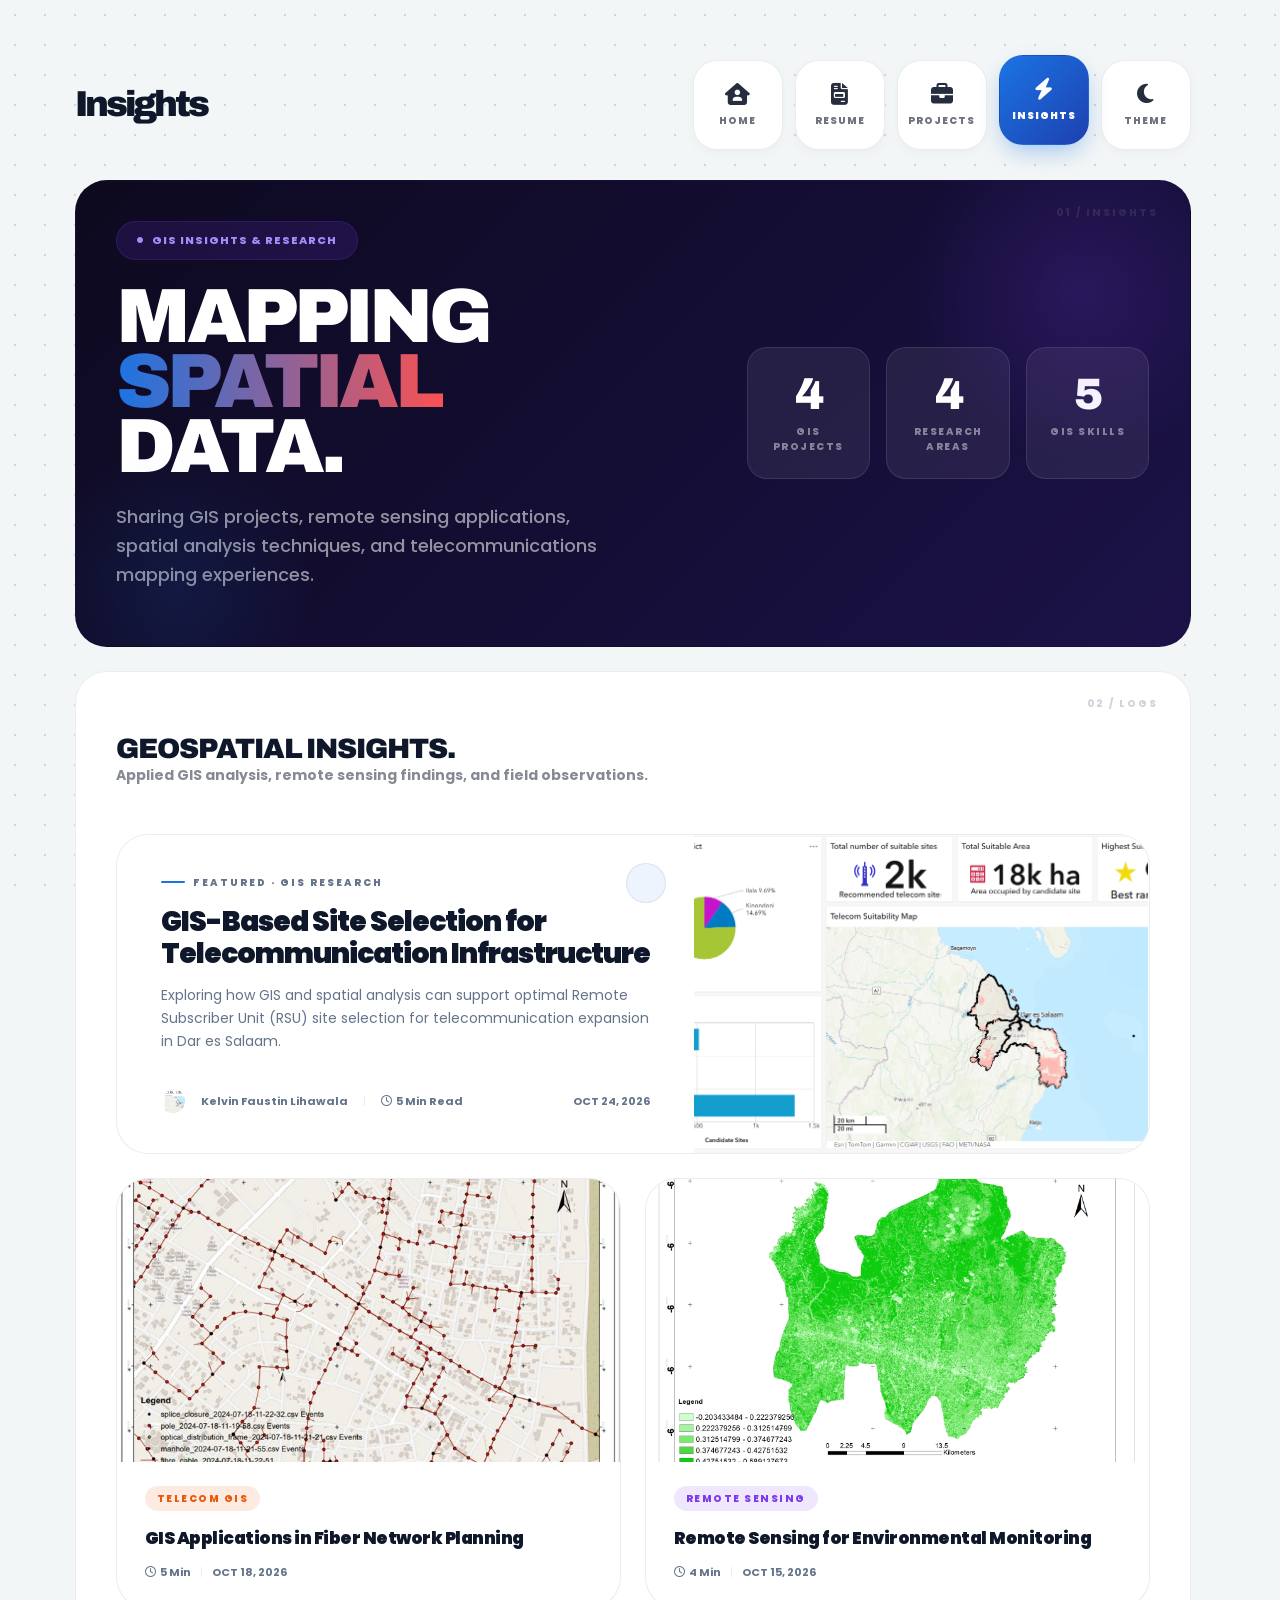
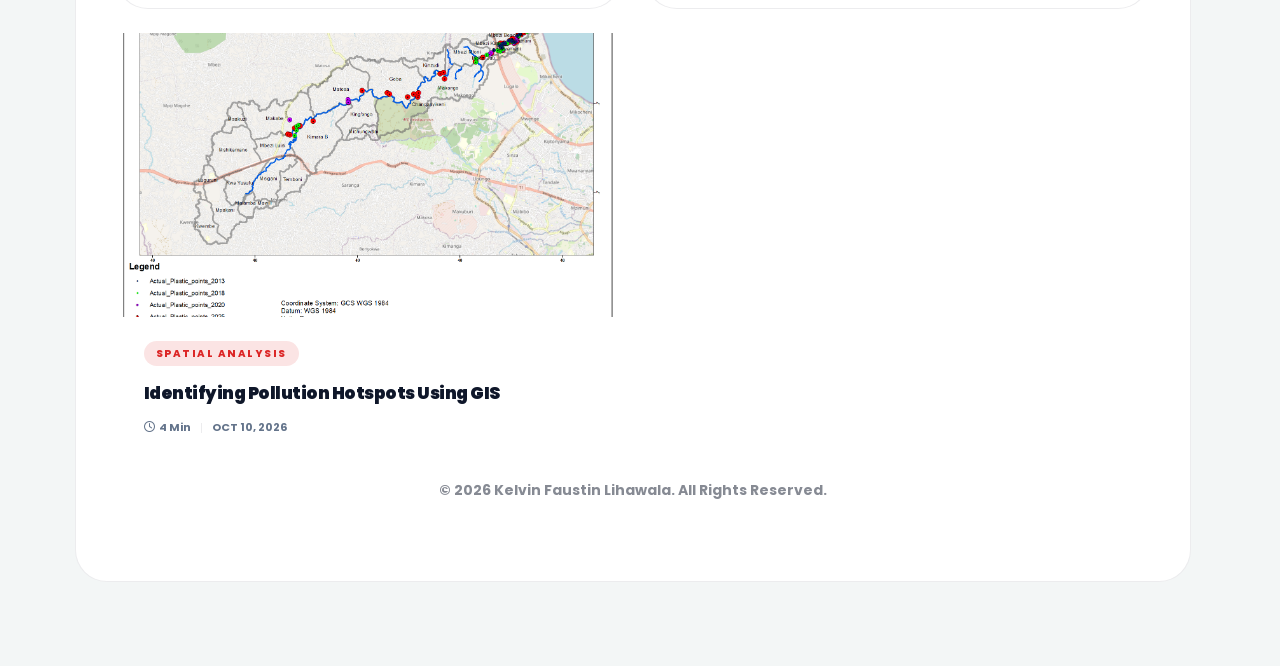
<file: blog.html>
<!DOCTYPE html>
<html lang="en">
<head>
    <meta charset="UTF-8">
    <script>if(localStorage.getItem('theme')==='dark')document.documentElement.classList.add('dark-theme');</script>
    <meta name="viewport" content="width=device-width, initial-scale=1.0">
    <title>Insights - Kelvin Faustin Lihawala | GIS & Remote Sensing Professional</title>
    <meta name="description" content="GIS insights, remote sensing applications, spatial analysis techniques, and telecommunications mapping by Kelvin Faustin Lihawala.">
    <link rel="icon" href="../assets/img/favicon.svg" type="image/svg+xml">

    <!-- CSS LIBRARIES -->
    <link rel="stylesheet" href="../assets/css/bootstrap.min.css">
    <link rel="stylesheet" href="../assets/css/fontawesome.min.css">
    <link rel="stylesheet" href="../assets/css/animate.min.css">
    <link rel="stylesheet" href="../assets/css/google-fonts.css">
    <link rel="stylesheet" href="../assets/css/main.css">
</head>
<body class="vx-demo-2">

    <div class="page-wrapper-vx">
        <div class="container">

            <!-- START HEADER -->
            <header class="main-header-vx animate__animated animate__fadeInDown">
                <div class="row align-items-center">
                    <div class="col-lg-4 col-md-12 text-center text-lg-start">
                        <a class="logo-text h2 text-decoration-none" href="index.html">Insights</a>
                    </div>
                    <div class="col-lg-8 col-md-12">
                        <div class="nav-grid-vx mt-4 mt-lg-0">
                            <a href="index.html" class="nav-block-vx">
                                <i class="fa-solid fa-house-user"></i>
                                <span>Home</span>
                            </a>
                            <a href="resume.html" class="nav-block-vx">
                                <i class="fa-solid fa-file-invoice"></i>
                                <span>Resume</span>
                            </a>
                            <a href="works.html" class="nav-block-vx">
                                <i class="fa-solid fa-briefcase"></i>
                                <span>Projects</span>
                            </a>
                            <a href="blog.html" class="nav-block-vx active">
                                <i class="fa-solid fa-bolt"></i>
                                <span>Insights</span>
                            </a>
                            
                            <div class="nav-block-vx dark-toggle" id="theme-toggle" style="cursor: pointer;">
                                <i class="fa-solid fa-moon"></i>
                                <span>Theme</span>
                            </div>
                        </div>
                    </div>
                </div>
            </header>
            <!-- END HEADER -->

            <!-- ============================================================
                 SECTION 1: DEEP PURPLE INSIGHTS BANNER
                 Different palette from resume (navy) and projects (midnight).
                 Stats embedded; no separate card-insights-stats tile.
            ============================================================ -->
            <div class="bento-card card-insights-banner mb-4 wow animate__fadeInUp">
                <span class="card-number">01 / INSIGHTS</span>

                <div class="row align-items-center g-5">
                    <div class="col-lg-7">
                        <div class="badge-status mb-4" style="background:rgba(124,58,237,0.15); color:#a78bfa; border-color:rgba(124,58,237,0.2);">
                            <i class="fa-solid fa-circle"></i>
                            GIS Insights & Research
                        </div>
                        <h1 class="hero-title mb-4">MAPPING<br><span>SPATIAL</span><br>DATA.</h1>
                        <p class="hero-desc">Sharing GIS projects, remote sensing applications, spatial analysis techniques, and telecommunications mapping experiences.</p>
                    </div>
                    <div class="col-lg-5">
                        <div class="d-flex gap-3 flex-wrap">
                            <div class="banner-stat">
                                <span class="banner-stat-num">4</span>
                                <span class="banner-stat-label">GIS projects</span>
                            </div>
                            <div class="banner-stat">
                                <span class="banner-stat-num">4</span>
                                <span class="banner-stat-label">Research areas</span>
                            </div>
                            <div class="banner-stat">
                                <span class="banner-stat-num">5</span>
                                <span class="banner-stat-label">GIS skills</span>
                            </div>
                        </div>
                    </div>
                </div>
            </div>
            <!-- END INSIGHTS BANNER -->

            <!-- ============================================================
                 SECTION 2: ARTICLE INSIGHTS
                 Demo-1: large cover card (col-8) + side cards (col-4) +
                         3-col post grid.
                 Demo-2: full-width featured (text LEFT / image RIGHT) +
                         2-col vertical card grid. Load-more via main.js.
            ============================================================ -->
            <div class="bento-card mb-4 wow animate__fadeInUp">
                <span class="card-number">02 / LOGS</span>

                <div class="mt-4 mb-5">
                    <h2 class="text-uppercase mb-1" style="font-size:28px; letter-spacing:-1px;">Geospatial Insights.</h2>
                    <p class="small opacity-50 fw-bold mb-0">Applied GIS analysis, remote sensing findings, and field observations.</p>
                </div>

                <!-- ARTICLE INSIGHTS — id="blog-insights" required by main.js load-more handler -->
                <div class="row g-4" id="blog-insights">

                    <!-- FEATURED: full-width, text LEFT / image RIGHT -->
                    <div class="col-12 wow animate__fadeInUp">
                        <article class="vx-insights-featured">
                            <div class="vff-body">
                                <span class="vff-label">Featured · GIS Research</span>
                                <a href="#" class="vff-title"
                                   data-bs-toggle="modal"
                                   data-bs-target="#blogModal1">
                                    GIS-Based Site Selection for Telecommunication Infrastructure
                                </a>
                                <p class="vff-excerpt">Exploring how GIS and spatial analysis can support optimal Remote Subscriber Unit (RSU) site selection for telecommunication expansion in Dar es Salaam.</p>
                                <div class="vff-meta">
                                    <img src="/dashboard.PNG" alt="kelvin" class="rounded-circle" style="width:24px;height:24px;object-fit:cover;">
                                    <span>Kelvin Faustin Lihawala</span>
                                    <span class="vfc-divider"></span>
                                    <span><i class="fa-regular fa-clock me-1"></i>5 Min Read</span>
                                    <span class="ms-auto">OCT 24, 2026</span>
                                </div>
                                <span class="vff-arrow"><i class="fa-solid fa-arrow-up-right"></i></span>
                            </div>
                            <div class="vff-img">
                                <img src="/dashboard.PNG" alt="Site Selection">
                            </div>
                        </article>
                    </div>

                    <!-- CARD 1 -->
                    <div class="col-md-6 wow animate__fadeInUp">
                        <article class="vx-insights-card">
                            <div class="vfc-img">
                                <img src="/fiber.png" alt="Quantum UI Hooks">
                            </div>
                            <div class="vfc-body">
                                <span class="post-tag tag-hardware mb-3">Telecom GIS</span>
                                <a href="#" class="vfc-title"
                                   data-bs-toggle="modal"
                                   data-bs-target="#blogModal2">
                                   GIS Applications in Fiber Network Planning
                                </a>
                                <div class="vfc-meta">
                                    <span><i class="fa-regular fa-clock me-1"></i>5 Min</span>
                                    <span class="vfc-divider"></span>
                                    <span>OCT 18, 2026</span>
                                </div>
                            </div>
                        </article>
                    </div>

                    <!-- CARD 2 -->
                    <div class="col-md-6 wow animate__fadeInUp" data-wow-delay="0.05s">
                        <article class="vx-insights-card">
                            <div class="vfc-img">
                                <img src="/NDVI.jpg" alt="Environmental Monitoring">
                            </div>
                            <div class="vfc-body">
                                <span class="post-tag tag-logic mb-3">Remote Sensing</span>
                                <a href="#" class="vfc-title"
                                   data-bs-toggle="modal"
                                   data-bs-target="#blogModal3">
                                    Remote Sensing for Environmental Monitoring
                                </a>
                                <div class="vfc-meta">
                                    <span><i class="fa-regular fa-clock me-1"></i>4 Min</span>
                                    <span class="vfc-divider"></span>
                                    <span>OCT 15, 2026</span>
                                </div>
                            </div>
                        </article>
                    </div>

                    <!-- CARD 3 -->
                    <div class="col-md-6 wow animate__fadeInUp" data-wow-delay="0.05s">
                        <article class="vx-insighs-card">
                            <div class="vfc-img">
                                <img src="/actual-plastic.png" alt="Cyber Resilience">
                            </div>
                            <div class="vfc-body">
                                <span class="post-tag tag-security mb-3">Spatial Analysis</span>
                                <a href="#" class="vfc-title"
                                   data-bs-toggle="modal"
                                   data-bs-target="#blogModal4">
                                    Identifying Pollution Hotspots Using GIS
                                </a>
                                <div class="vfc-meta">
                                    <span><i class="fa-regular fa-clock me-1"></i>4 Min</span>
                                    <span class="vfc-divider"></span>
                                    <span>OCT 10, 2026</span>
                                </div>
                            </div>
                        </article>
                    </div>

                </div>
                <!-- END #blog-insigts -->
            <!-- END ARTICLE INSIGHTS -->

            <footer class="mt-3 mb-4 text-center">
                <p class="small opacity-50 fw-bold">© 2026 Kelvin Faustin Lihawala. All Rights Reserved.</p>
            </footer>

        </div>
    </div>

    <!-- ============================================================
         BLOG MODALS — identical content to demo-1 for brand consistency
    ============================================================ -->

    <!-- Modal 1 -->
    <div class="modal fade velixo-modal" id="blogModal1" tabindex="-1" aria-hidden="true">
        <div class="modal-dialog modal-dialog-centered modal-lg modal-dialog-scrollable">
            <div class="modal-content">
                <div class="modal-header border-0 pb-0">
                    <button type="button" class="btn-close" data-bs-dismiss="modal" aria-label="Close"></button>
                </div>
                <div class="modal-body p-4 p-md-5 pt-0">
                    <div class="d-flex align-items-center gap-3 mb-3">
                        <span class="badge-status m-0">GIS Research</span>
                        <span class="small opacity-50 fw-bold">JUL 24, 2025</span>
                    </div>
                    <h2 class="modal-title mb-4">GIS-Based Site Selection for Telecommunication Infrastructure</h2>
                    <img src="/dashboard.PNG" class="img-fluid rounded-4 mb-5" alt="Site Selection">
                    <div class="blog-content">
                        <h3>Project Overview</h3> This project focuses on applying GIS and Remote Sensing techniques to analyze spatial patterns and support decision-making in urban planning and infrastructure development.</p>
                        
                        <blockquote class="my-5 p-4 border-start border-4 border-primary bg-light rounded-2">
                            <h3> Key Insights</h3><ul>
    <li>Urban growth is strongly concentrated along major transport corridors.</li>
    <li>Areas with poor accessibility show slower development rates.</li>
    <li>Spatial data reveals clear clustering of high-demand zones for infrastructure.</li>
  </ul>
 <h3>Problem Identified</h3>
  <p>
    Lack of optimized spatial planning has led to uneven service distribution and inefficient infrastructure placement.
  </p>

  <h3>GIS Approach / Methodology</h3>
  <ul>
    <li>Data collection from satellite imagery and open spatial datasets</li>
    <li>Spatial analysis using ArcGIS / QGIS</li>
    <li>Hotspot and proximity analysis</li>
    <li>Map visualization and interpretation</li>
  </ul>

  <h3>Tools Used</h3>
  <p>ArcGIS, QGIS, Excel, Remote Sensing Data, GPS Data</p>

  <h3>Outcome</h3>
  <p>
    The analysis helped identify optimal zones for infrastructure planning and improved understanding of spatial development trends.
  </p>

</div>
                    </div>
                </div>
            </div>
        </div>
    </div>

    <!-- Modal 2 -->
    <div class="modal fade velixo-modal" id="blogModal2" tabindex="-1" aria-hidden="true">
        <div class="modal-dialog modal-dialog-centered modal-lg modal-dialog-scrollable">
            <div class="modal-content">
                <div class="modal-header border-0 pb-0">
                    <button type="button" class="btn-close" data-bs-dismiss="modal" aria-label="Close"></button>
                </div>
                <div class="modal-body p-4 p-md-5 pt-0">
                    <div class="d-flex align-items-center gap-3 mb-3">
                        <span class="badge-status m-0">Hardware</span>
                        <span class="small opacity-50 fw-bold">OCT 18, 2026</span>
                    </div>
                    <h2 class="modal-title mb-4">GIS Applications in Fiber Network Planning</h2>
                    <img src="/fiber.png" class="img-fluid rounded-4 mb-5" alt="Fiber Network Planning">
                    <div class="blog-content">
                        <!-- Modal: GIS Applications in Fiber Network Planning - Insights -->

  <h3>Key Insights</h3>

  <ul>
    <li>
      Fiber network planning is highly dependent on spatial demand patterns, with dense urban and commercial zones requiring higher bandwidth and infrastructure concentration.
    </li>

    <li>
      Road network alignment is a critical factor in fiber routing, as it minimizes excavation costs and simplifies installation logistics.
    </li>

    <li>
      GIS analysis reveals that areas near existing infrastructure are more cost-effective for expansion compared to isolated or poorly connected zones.
    </li>

    <li>
      Physical constraints such as rivers, flood-prone areas, and built-up congestion significantly influence route optimization decisions.
    </li>

    <li>
      Buffer analysis around existing fiber lines helps identify underserved areas and potential expansion corridors.
    </li>

    <li>
      Central business districts often have redundant fiber coverage, while peri-urban areas show gaps in network resilience and backup connectivity.
    </li>

    <li>
      Integrating GIS into fiber planning improves decision-making by balancing cost efficiency, coverage optimization, and service reliability.
    </li>
  </ul>

  <p>
    Overall, GIS provides a strategic framework for optimizing fiber network design by integrating spatial demand, infrastructure constraints, and cost considerations.
  </p>

</div>
                    </div>
                </div>
            </div>
        </div>
    </div>

    <!-- Modal 3 -->
    <div class="modal fade velixo-modal" id="blogModal3" tabindex="-1" aria-hidden="true">
        <div class="modal-dialog modal-dialog-centered modal-lg modal-dialog-scrollable">
            <div class="modal-content">
                <div class="modal-header border-0 pb-0">
                    <button type="button" class="btn-close" data-bs-dismiss="modal" aria-label="Close"></button>
                </div>
                <div class="modal-body p-4 p-md-5 pt-0">
                    <div class="d-flex align-items-center gap-3 mb-3">
                        <span class="badge-status m-0">Logic</span>
                        <span class="small opacity-50 fw-bold">OCT 15, 2026</span>
                    </div>
                    <h2 class="modal-title mb-4">Remote Sensing for Environmental Monitoring</h2>
                    <img src="/NDVI.jpg" class="img-fluid rounded-4 mb-5" alt="Environmental Monitoring">
                    <div class="blog-content">
  <!-- Modal: Remote Sensing for Environmental Monitoring - Insights -->
<div class="modal-body">

  <h3>Key Insights</h3>

  <ul>
    <li>
      Satellite imagery enables continuous monitoring of environmental changes across large geographic areas, providing timely and cost-effective observations.
    </li>

    <li>
      Multi-temporal image analysis reveals trends in land cover change, helping identify areas experiencing rapid environmental transformation.
    </li>

    <li>
      Vegetation indices such as NDVI are effective in detecting changes in vegetation health, highlighting regions affected by drought, degradation, or human activities.
    </li>

    <li>
      Remote sensing data supports early detection of environmental issues, allowing stakeholders to respond before significant damage occurs.
    </li>

    <li>
      Spatial analysis shows that urban expansion often contributes to the reduction of natural vegetation and increased pressure on surrounding ecosystems.
    </li>

    <li>
      Integrating remote sensing with GIS improves the visualization and interpretation of environmental patterns, supporting evidence-based decision-making.
    </li>

    <li>
      Long-term satellite observations provide valuable insights into climate-related impacts, resource management, and environmental sustainability.
    </li>
  </ul>

  <p>
    Overall, remote sensing serves as a powerful tool for environmental monitoring by delivering accurate, up-to-date spatial information that supports conservation, planning, and sustainable resource management.
  </p>

</div>
                        </blockquote>
                    </div>
                </div>
            </div>
        </div>
    </div>

    <!-- Modal 4 -->
    <div class="modal fade velixo-modal" id="blogModal4" tabindex="-1" aria-hidden="true">
        <div class="modal-dialog modal-dialog-centered modal-lg modal-dialog-scrollable">
            <div class="modal-content">
                <div class="modal-header border-0 pb-0">
                    <button type="button" class="btn-close" data-bs-dismiss="modal" aria-label="Close"></button>
                </div>
                <div class="modal-body p-4 p-md-5 pt-0">
                    <div class="d-flex align-items-center gap-3 mb-3">
                        <span class="badge-status m-0">Pollution</span>
                        <span class="small opacity-50 fw-bold">mar 10, 2026</span>
                    </div>
                    <h2 class="modal-title mb-4">Identifying Pollution Hotspots Using GIS</h2>
                    <img src="/actual-plastic.png" class="img-fluid rounded-4 mb-5" alt="Pollution hotspots">
<div class="blog-content">

  <h3>Key Insights</h3>

  <ul>
    <li>
      Spatial analysis revealed that pollution incidents are not evenly distributed but tend to cluster in specific areas, forming identifiable pollution hotspots.
    </li>

    <li>
      High concentrations of pollution were commonly associated with densely populated neighborhoods, industrial zones, and areas with inadequate waste management systems.
    </li>

    <li>
      Hotspot analysis helped prioritize locations requiring immediate environmental intervention and monitoring efforts.
    </li>

    <li>
      Proximity analysis indicated a strong relationship between pollution levels and nearby pollution sources such as waste disposal sites, industrial facilities, and major transportation corridors.
    </li>

    <li>
      GIS visualization made it easier to communicate complex environmental patterns, supporting informed decision-making by planners and environmental authorities.
    </li>

    <li>
      Areas identified as pollution hotspots often overlapped with vulnerable communities, highlighting potential public health and environmental justice concerns.
    </li>

    <li>
      Integrating spatial data from multiple sources improved the accuracy of hotspot identification and provided a more comprehensive understanding of pollution distribution.
    </li>
  </ul>

  <p>
    Overall, GIS proved to be an effective tool for identifying pollution hotspots, enabling data-driven environmental management, targeted mitigation strategies, and more efficient allocation of monitoring resources.
  </p>

  </div>
                </div>
            </div>
        </div>


    <!-- JS LIBRARIES -->
    <script src="../assets/js/jquery.min.js"></script>
    <script src="../assets/js/bootstrap.bundle.min.js"></script>
    <script src="../assets/js/wow.min.js"></script>
    <script src="../assets/js/main.js"></script>
</body>
</html>
</file>
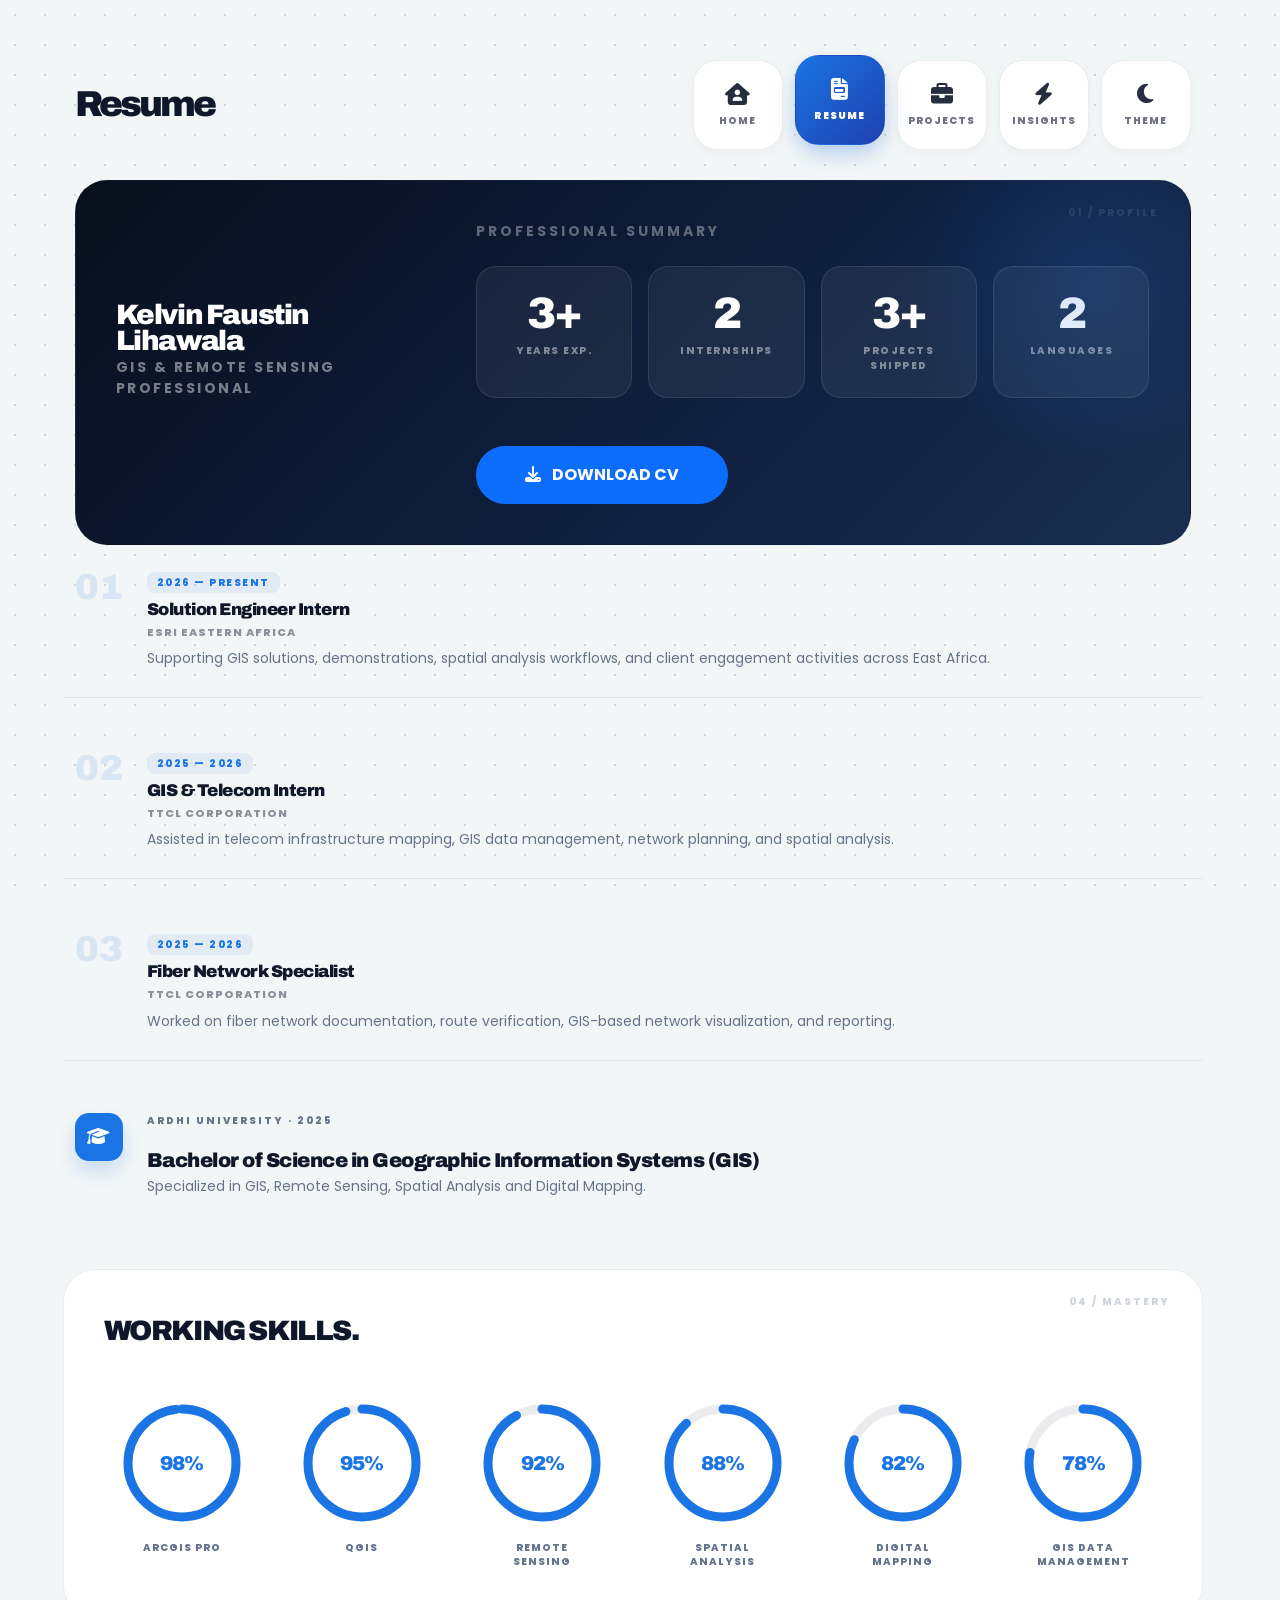
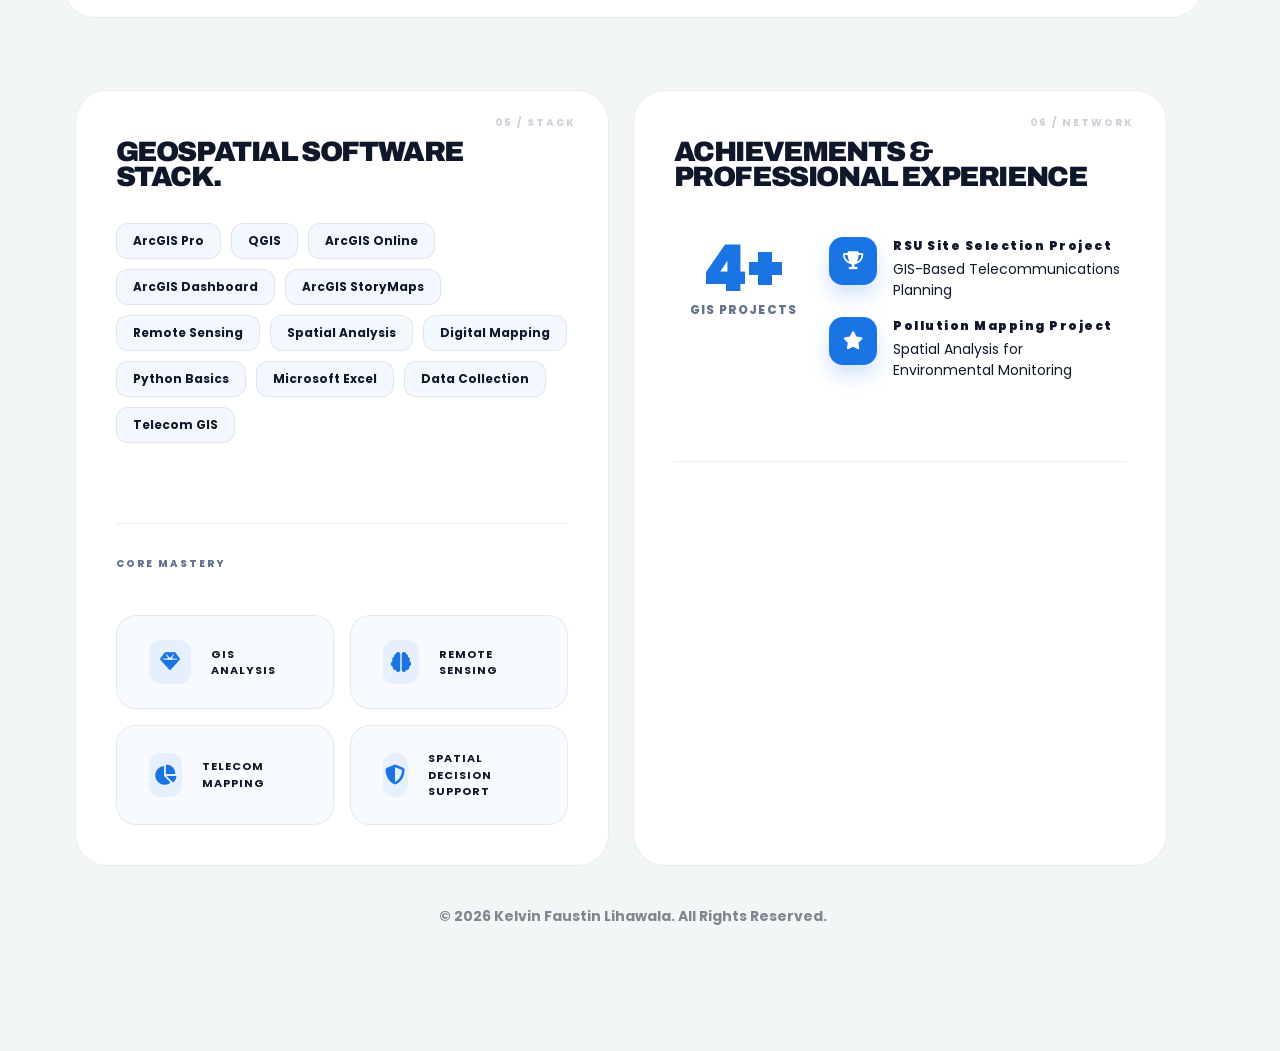
<file: resume.html>
<!DOCTYPE html>
<html lang="en">
<head>
    <meta charset="UTF-8">
    <script>if(localStorage.getItem('theme')==='dark')document.documentElement.classList.add('dark-theme');</script>
    <meta name="viewport" content="width=device-width, initial-scale=1.0">
   <title>Resume - Kelvin Faustin Lihawala | GIS & Remote Sensing Professional</title>
    <meta name="description" content="Professional journey and technical expertise of Kelvin Faustin Lihawala, GIS & Remote Sensing Professional.">

    <!-- CSS LIBRARIES -->
    <link rel="stylesheet" href="../assets/css/bootstrap.min.css">
    <link rel="stylesheet" href="../assets/css/fontawesome.min.css">
    <link rel="stylesheet" href="../assets/css/animate.min.css">
    <link rel="stylesheet" href="../assets/css/google-fonts.css">
    <link rel="stylesheet" href="../assets/css/main.css">
</head>
<body class="vx-demo-2">

    <div class="page-wrapper-vx">
        <div class="container">

            <!-- START HEADER -->
            <header class="main-header-vx animate__animated animate__fadeInDown">
                <div class="row align-items-center">
                    <div class="col-lg-4 col-md-12 text-center text-lg-start">
                        <a class="logo-text h2 text-decoration-none" href="index.html">Resume</a>
                    </div>
                    <div class="col-lg-8 col-md-12">
                        <div class="nav-grid-vx mt-4 mt-lg-0">
                            <a href="index.html" class="nav-block-vx">
                                <i class="fa-solid fa-house-user"></i>
                                <span>Home</span>
                            </a>
                            <a href="resume.html" class="nav-block-vx active">
                                <i class="fa-solid fa-file-invoice"></i>
                                <span>Resume</span>
                            </a>
                            <a href="works.html" class="nav-block-vx">
                                <i class="fa-solid fa-briefcase"></i>
                                <span>Projects</span>
                            </a>
                            <a href="blog.html" class="nav-block-vx">
                                <i class="fa-solid fa-bolt"></i>
                                <span>Insights</span>
                            </a>
                           
                            <div class="nav-block-vx dark-toggle" id="theme-toggle" style="cursor: pointer;">
                                <i class="fa-solid fa-moon"></i>
                                <span>Theme</span>
                            </div>
                        </div>
                    </div>
                </div>
            </header>
            <!-- END HEADER -->

            <!-- ============================================================
                 SECTION 1: FULL-WIDTH DARK PROFILE BANNER
                 (No equivalent in demo-1 — dark gradient, circular avatar,
                 inline stats row, download CTA)
            ============================================================ -->
            <div class="bento-card card-profile-banner mb-4 wow animate__fadeInUp">
                <span class="card-number">01 / PROFILE</span>

                <div class="row align-items-center g-5">

                    <!-- Identity block -->
                    <div class="col-lg-4 text-center text-lg-start">
                
                        <h3 class="mb-1">Kelvin Faustin Lihawala</h3>
                        <p class="small fw-bold text-uppercase text-muted ls-3 mb-4">
                           GIS & Remote Sensing Professional
                        </p>
                    
                    </div>

                    <!-- Stats + CTA block -->
                    <div class="col-lg-8">
                        <p class="small fw-bold text-uppercase mb-4" style="color:rgba(255,255,255,0.35); letter-spacing:3px;">
                            Professional Summary
                        </p>
                        <div class="d-flex gap-3 flex-wrap mb-5">
                            <div class="banner-stat">
                                <span class="banner-stat-num">3+</span>
                                <span class="banner-stat-label">Years Exp.</span>
                            </div>
                            <div class="banner-stat">
                                <span class="banner-stat-num">2</span>
                                <span class="banner-stat-label">internships</span>
                            </div>
                            <div class="banner-stat">
                                <span class="banner-stat-num">3+</span>
                                <span class="banner-stat-label">Projects Shipped</span>
                            </div>
                            <div class="banner-stat">
                                <span class="banner-stat-num">2</span>
                                <span class="banner-stat-label">Languages</span>
                            </div>
                        </div>
                     
<a href="kelvin lihawala's CV.pdf" class="btn btn-primary rounded-pill px-5 py-3 fw-bold" download>
  <i class="fa-solid fa-download me-2"></i> DOWNLOAD CV
</a>
                    </div>

                </div>
            </div>
            <!-- END PROFILE BANNER -->

            <!-- ============================================================
                 SECTION 2: EXPERIENCE (col-7) + EDUCATION (col-5)
                 Experience: numbered items — not a two-column timeline
                 Education: icon badges — not left-border pillars
            ============================================================ -->
            <div class="row g-4 mb-4">

                <!-- Experience -->
 <div class="vx-exp-item">
    <div class="vx-exp-num">01</div>
    <div>
        <span class="vx-exp-period">2026 — Present</span>
        <h4 class="vx-exp-role">Solution Engineer Intern</h4>
        <span class="vx-exp-company">Esri Eastern Africa</span>
        <p class="small text-muted mb-0">
            Supporting GIS solutions, demonstrations, spatial analysis workflows, and client engagement activities across East Africa.
        </p>
    </div>
</div>

<div class="vx-exp-item">
    <div class="vx-exp-num">02</div>
    <div>
        <span class="vx-exp-period">2025 — 2026</span>
        <h4 class="vx-exp-role">GIS & Telecom Intern</h4>
        <span class="vx-exp-company">TTCL Corporation</span>
        <p class="small text-muted mb-0">
            Assisted in telecom infrastructure mapping, GIS data management, network planning, and spatial analysis.
        </p>
    </div>
</div>

<div class="vx-exp-item">
    <div class="vx-exp-num">03</div>
    <div>
        <span class="vx-exp-period">2025 — 2026</span>
        <h4 class="vx-exp-role">Fiber Network Specialist</h4>
        <span class="vx-exp-company">TTCL Corporation</span>
        <p class="small text-muted mb-0">
            Worked on fiber network documentation, route verification, GIS-based network visualization, and reporting.
        </p>
    </div>
</div>

<div class="d-flex gap-4 align-items-start mb-5">
    <div class="value-icon flex-shrink-0">
        <i class="fa-solid fa-graduation-cap"></i>
    </div>
    <div>
        <span class="vx-section-label">Ardhi University · 2025</span>
        <h5 class="mb-1" style="letter-spacing:-0.5px; line-height:1.2;">
            Bachelor of Science in Geographic Information Systems (GIS)
        </h5>
        <p class="small text-muted mb-0">
            Specialized in GIS, Remote Sensing, Spatial Analysis and Digital Mapping.
        </p>
    </div>
</div>


            <!-- END EXPERIENCE + EDUCATION -->

            <!-- ============================================================
                 SECTION 3: FULL-WIDTH CIRCULAR SKILL RINGS
                 (Completely different from demo-1's horizontal progress bars)
                 SVG circle r=54 → circumference ≈ 339.29
            ============================================================ -->
            <div class="bento-card mb-4 wow animate__fadeInUp">
                <span class="card-number">04 / MASTERY</span>
                <h2 class="text-uppercase mb-5 mt-2" style="font-size:28px;">Working Skills.</h2>

                <!-- Inline SVG gradient definition (shared across rings) -->
                <svg width="0" height="0" style="position:absolute;">
                    <defs>
                        <linearGradient id="ringGrad" x1="0%" y1="0%" x2="100%" y2="0%">
                            <stop offset="0%" style="stop-color:#1b74e4"/>
                            <stop offset="100%" style="stop-color:#fa5252"/>
                        </linearGradient>
                    </defs>
                </svg>

                <div class="vx-rings-row">

                    <!-- 98% → dashoffset = 339.29 × 0.02 = 6.79 -->
                    <div class="vx-ring-item">
                        <div class="vx-ring-wrap">
                            <svg viewBox="0 0 128 128" class="vx-ring-svg">
                                <circle cx="64" cy="64" r="54" class="vx-ring-track"/>
                                <circle cx="64" cy="64" r="54" class="vx-ring-fill"
                                        stroke="url(#ringGrad)"
                                        stroke-dasharray="339.29"
                                        stroke-dashoffset="6.79"/>
                            </svg>
                            <span class="vx-ring-pct">98%</span>
                        </div>
                        <span class="vx-ring-name">ArcGIS Pro</span>
                    </div>

                    <!-- 95% → dashoffset = 339.29 × 0.05 = 16.96 -->
                    <div class="vx-ring-item">
                        <div class="vx-ring-wrap">
                            <svg viewBox="0 0 128 128" class="vx-ring-svg">
                                <circle cx="64" cy="64" r="54" class="vx-ring-track"/>
                                <circle cx="64" cy="64" r="54" class="vx-ring-fill"
                                        stroke="url(#ringGrad)"
                                        stroke-dasharray="339.29"
                                        stroke-dashoffset="16.96"/>
                            </svg>
                            <span class="vx-ring-pct">95%</span>
                        </div>
                        <span class="vx-ring-name">QGIS</span>
                    </div>

                    <!-- 92% → dashoffset = 339.29 × 0.08 = 27.14 -->
                    <div class="vx-ring-item">
                        <div class="vx-ring-wrap">
                            <svg viewBox="0 0 128 128" class="vx-ring-svg">
                                <circle cx="64" cy="64" r="54" class="vx-ring-track"/>
                                <circle cx="64" cy="64" r="54" class="vx-ring-fill"
                                        stroke="url(#ringGrad)"
                                        stroke-dasharray="339.29"
                                        stroke-dashoffset="27.14"/>
                            </svg>
                            <span class="vx-ring-pct">92%</span>
                        </div>
                        <span class="vx-ring-name">Remote Sensing</span>
                    </div>

                    <!-- 88% → dashoffset = 339.29 × 0.12 = 40.71 -->
                    <div class="vx-ring-item">
                        <div class="vx-ring-wrap">
                            <svg viewBox="0 0 128 128" class="vx-ring-svg">
                                <circle cx="64" cy="64" r="54" class="vx-ring-track"/>
                                <circle cx="64" cy="64" r="54" class="vx-ring-fill"
                                        stroke="url(#ringGrad)"
                                        stroke-dasharray="339.29"
                                        stroke-dashoffset="40.71"/>
                            </svg>
                            <span class="vx-ring-pct">88%</span>
                        </div>
                        <span class="vx-ring-name">Spatial Analysis</span>
                    </div>

                    <!-- 82% → dashoffset = 339.29 × 0.18 = 61.07 -->
                    <div class="vx-ring-item">
                        <div class="vx-ring-wrap">
                            <svg viewBox="0 0 128 128" class="vx-ring-svg">
                                <circle cx="64" cy="64" r="54" class="vx-ring-track"/>
                                <circle cx="64" cy="64" r="54" class="vx-ring-fill"
                                        stroke="url(#ringGrad)"
                                        stroke-dasharray="339.29"
                                        stroke-dashoffset="61.07"/>
                            </svg>
                            <span class="vx-ring-pct">82%</span>
                        </div>
                        <span class="vx-ring-name">Digital Mapping</span>
                    </div>

                    <!-- 78% → dashoffset = 339.29 × 0.22 = 74.64 -->
                    <div class="vx-ring-item">
                        <div class="vx-ring-wrap">
                            <svg viewBox="0 0 128 128" class="vx-ring-svg">
                                <circle cx="64" cy="64" r="54" class="vx-ring-track"/>
                                <circle cx="64" cy="64" r="54" class="vx-ring-fill"
                                        stroke="url(#ringGrad)"
                                        stroke-dasharray="339.29"
                                        stroke-dashoffset="74.64"/>
                            </svg>
                            <span class="vx-ring-pct">78%</span>
                        </div>
                        <span class="vx-ring-name">GIS Data Management</span>
                    </div>

                </div>
            </div>
            <!-- END SKILLS -->

            <!-- ============================================================
                 SECTION 4: TECH STACK (col-6) + PARTNERS (col-6)
                 Both in one row — partners are NOT a standalone full-width card
            ============================================================ -->
            <div class="row g-4 mb-4">

                <!-- Tech Stack + Core Mastery -->
                <div class="col-lg-6 wow animate__fadeInLeft">
                    <div class="bento-card h-100">
                        <span class="card-number">05 / STACK</span>
                        <h2 class="text-uppercase mb-4 mt-2" style="font-size:28px;">Geospatial Software Stack.</h2>

                        <div class="tech-grid mb-5">
                            <div class="tech-tag">ArcGIS Pro</div>
                            <div class="tech-tag">QGIS</div>
                            <div class="tech-tag">ArcGIS Online</div>
                            <div class="tech-tag">ArcGIS Dashboard</div>
                            <div class="tech-tag">ArcGIS StoryMaps</div>
                            <div class="tech-tag">Remote Sensing</div>
                            <div class="tech-tag">Spatial Analysis</div>
                            <div class="tech-tag">Digital Mapping</div>
                            <div class="tech-tag">Python Basics</div>
                            <div class="tech-tag">Microsoft Excel</div>
                            <div class="tech-tag">Data Collection</div>
                            <div class="tech-tag">Telecom GIS</div>
                        </div>

                        <div class="vx-divider"></div>

                        <span class="vx-section-label">Core Mastery</span>
                        <div class="expertise-list">
                            <div class="expertise-item">
                                <i class="fa-solid fa-gem"></i>
                                <span class="fw-bold text-uppercase">GIS Analysis</span>
                            </div>
                            <div class="expertise-item">
                                <i class="fa-solid fa-brain"></i>
                                <span class="fw-bold text-uppercase">Remote Sensing</span>
                            </div>
                            <div class="expertise-item">
                                <i class="fa-solid fa-chart-pie"></i>
                                <span class="fw-bold text-uppercase">Telecom Mapping</span>
                            </div>
                            <div class="expertise-item">
                                <i class="fa-solid fa-shield-halved"></i>
                                <span class="fw-bold text-uppercase">Spatial Decision Support</span>
                            </div>
                        </div>
                    </div>
                </div>

                <!-- Awards + Partners -->
                <div class="col-lg-6 wow animate__fadeInRight">
                    <div class="bento-card h-100">
                        <span class="card-number">06 / NETWORK</span>
                        <h2 class="text-uppercase mb-5 mt-2" style="font-size:28px;">Achievements & Professional Experience</h2>

                        <!-- Awards row -->
                        <div class="row g-3 mb-5">
                            <div class="col-4 text-center">
                                <div class="stat-item">
                                    <span class="stat-num">4+</span>
                                    <span class="stat-label d-block">GIS Projects</span>
                                </div>
                            </div>
                            <div class="col-8">
                                <div class="value-item d-flex align-items-start gap-3 mb-3">
                                    <div class="value-icon"><i class="fa-solid fa-trophy"></i></div>
                                    <div>
                                        <div class="value-title">RSU Site Selection Project</div>
                                        <p class="small opacity-60 mb-0">GIS-Based Telecommunications Planning</p>
                                    </div>
                                </div>
                                <div class="value-item d-flex align-items-start gap-3">
                                    <div class="value-icon"><i class="fa-solid fa-star"></i></div>
                                    <div>
                                        <div class="value-title">Pollution Mapping Project</div>
                                        <p class="small opacity-60 mb-0">Spatial Analysis for Environmental Monitoring</p>
                                    </div>
                                </div>
                            </div>
                        </div>

                        <div class="vx-divider"></div>

                       

                    </div>
                </div>

            </div>
            <!-- END STACK + NETWORK -->

            <footer class="mt-3 mb-4 text-center">
                <p class="small opacity-50 fw-bold">© 2026 Kelvin Faustin Lihawala. All Rights Reserved.</p>
            </footer>

        </div>
    </div>

    <!-- JS LIBRARIES -->
    <script src="../assets/js/jquery.min.js"></script>
    <script src="../assets/js/bootstrap.bundle.min.js"></script>
    <script src="../assets/js/wow.min.js"></script>
    <script src="../assets/js/main.js"></script>
</body>
</html>
</file>
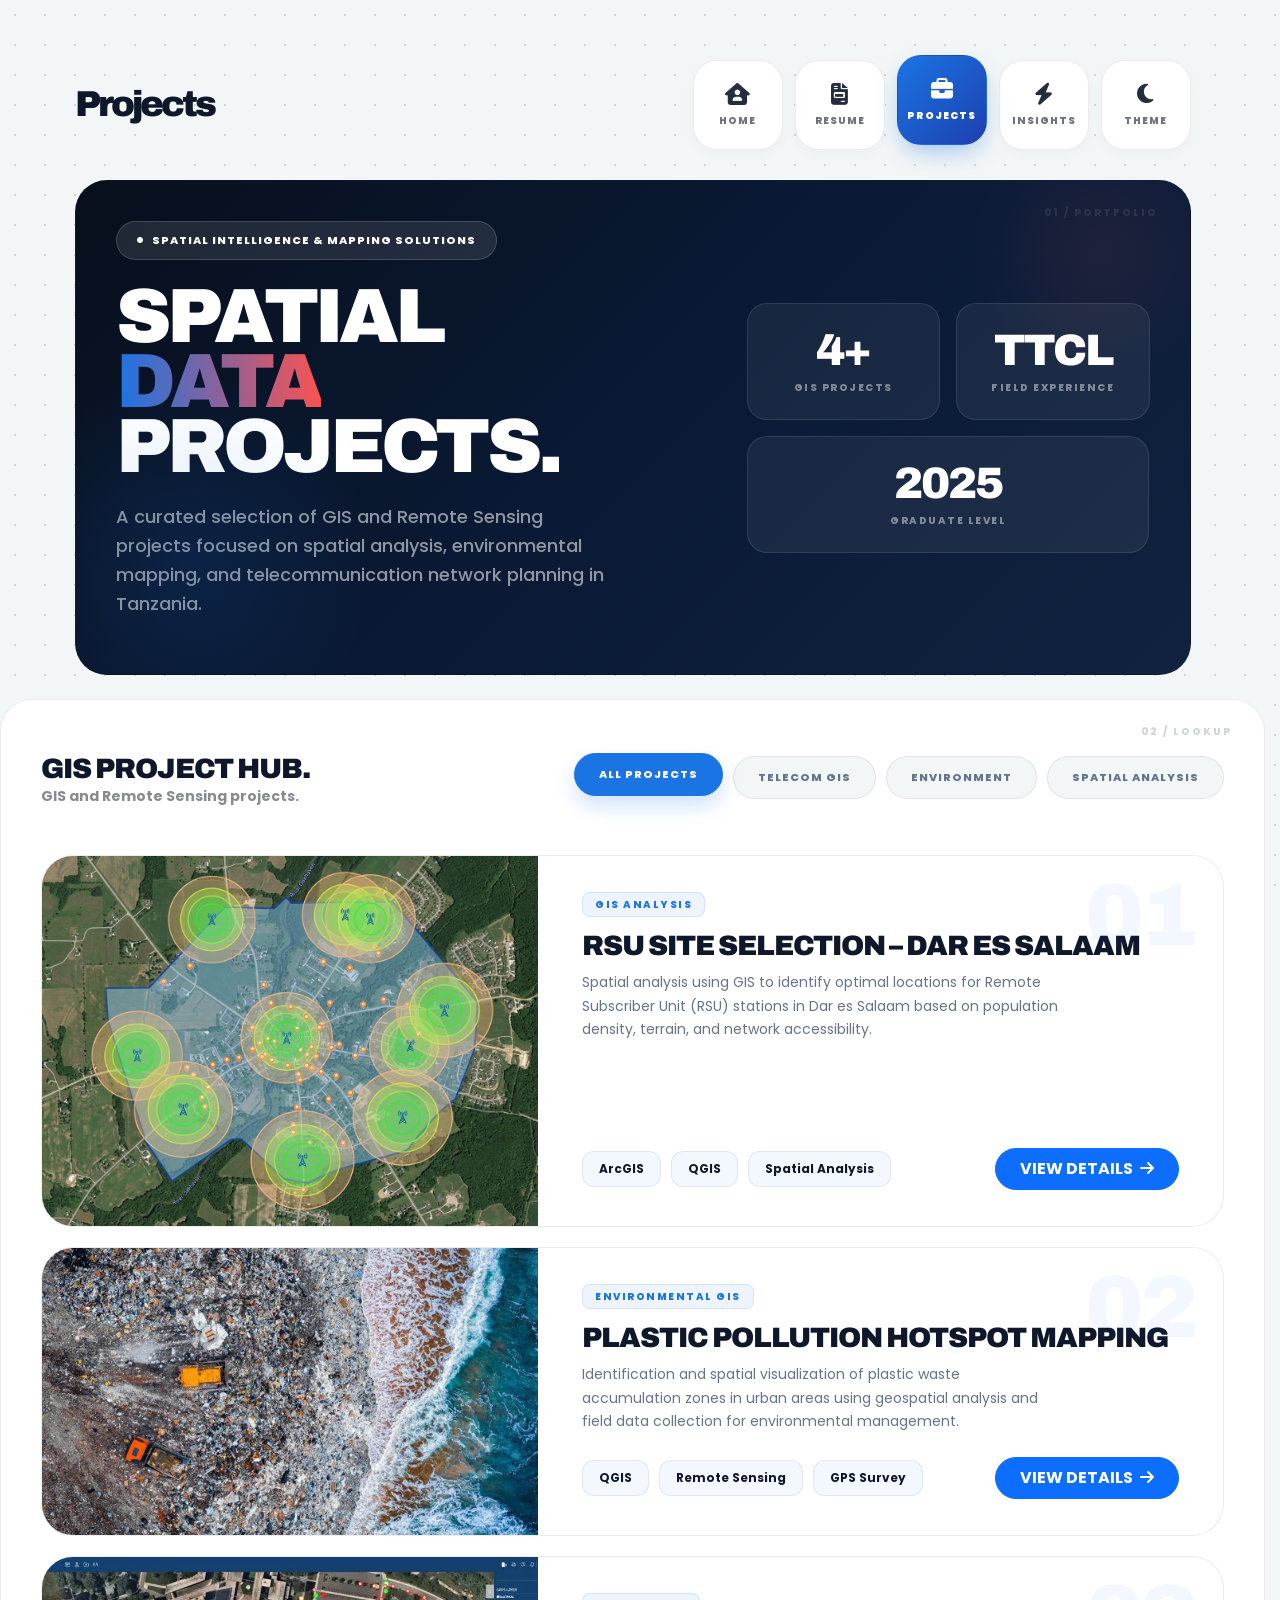
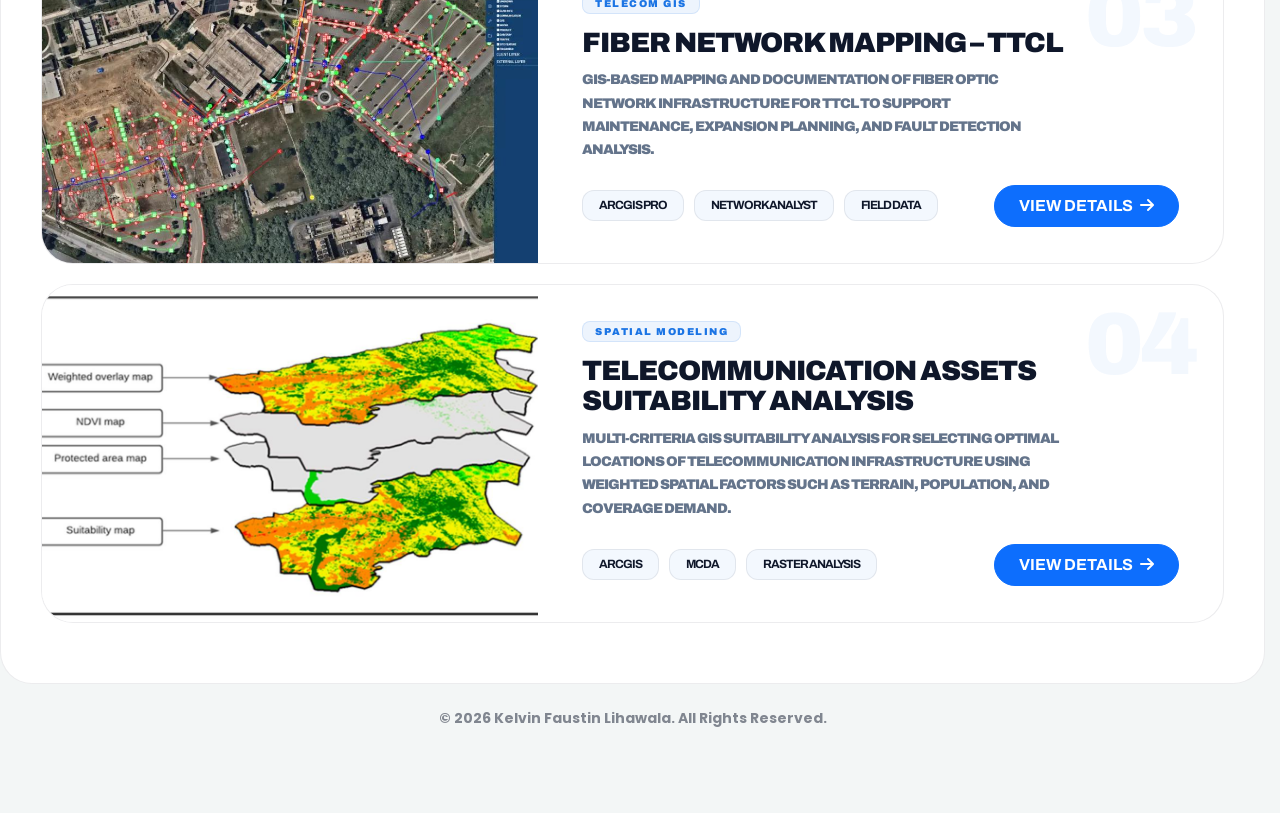
<file: works.html>
<!DOCTYPE html>
<html lang="en">
<head>
    <meta charset="UTF-8">
    <script>if(localStorage.getItem('theme')==='dark')document.documentElement.classList.add('dark-theme');</script>
    <meta name="viewport" content="width=device-width, initial-scale=1.0">
    <title>GIS Projects - Kelvin Lihawala | Remote Sensing & Spatial Ancleanalyst</title>
    <meta name="description" content="Portfolio of Kelvin Lihawala, GIS and Remote Sensing Analyst specializing in spatial analysis, RSU site selection, telecom mapping, and environmental GIS projects in Tanzania.">
    <link rel="icon" href="../assets/img/favicon.svg" type="image/svg+xml">

    <!-- CSS LIBRARIES -->
    <link rel="stylesheet" href="../assets/css/bootstrap.min.css">
    <link rel="stylesheet" href="../assets/css/fontawesome.min.css">
    <link rel="stylesheet" href="../assets/css/animate.min.css">
    <link rel="stylesheet" href="../assets/css/google-fonts.css">
    <link rel="stylesheet" href="../assets/css/main.css">
</head>
<body class="vx-demo-2">

    <div class="page-wrapper-vx">
        <div class="container">

            <!-- START HEADER -->
            <header class="main-header-vx animate__animated animate__fadeInDown">
                <div class="row align-items-center">
                    <div class="col-lg-4 col-md-12 text-center text-lg-start">
                        <a class="logo-text h2 text-decoration-none" href="index.html">Projects</a>
                    </div>
                    <div class="col-lg-8 col-md-12">
                        <div class="nav-grid-vx mt-4 mt-lg-0">
                            <a href="index.html" class="nav-block-vx">
                                <i class="fa-solid fa-house-user"></i>
                                <span>Home</span>
                            </a>
                            <a href="resume.html" class="nav-block-vx">
                                <i class="fa-solid fa-file-invoice"></i>
                                <span>Resume</span>
                            </a>
                            <a href="works.html" class="nav-block-vx active">
                                <i class="fa-solid fa-briefcase"></i>
                                <span>Projects</span>
                            </a>
                            <a href="blog.html" class="nav-block-vx">
                                <i class="fa-solid fa-bolt"></i>
                                <span>Insights</span>
                            </a>
                            
                            <div class="nav-block-vx dark-toggle" id="theme-toggle" style="cursor: pointer;">
                                <i class="fa-solid fa-moon"></i>
                                <span>Theme</span>
                            </div>
                        </div>
                    </div>
                </div>
            </header>
            <!-- END HEADER -->

            <!-- ============================================================
                 SECTION 1: DARK PROJECT BANNER
                 Single full-width card replacing demo-1's separate
                 card-hero + card-stats tiles. Stats embedded inline.
            ============================================================ -->
            <div class="bento-card card-projects-banner mb-4 wow animate__fadeInUp">
                <span class="card-number">01 / PORTFOLIO</span>

                <div class="row align-items-center g-5">
                    <div class="col-lg-7">
                        <div class="badge-status mb-4" style="background:rgba(255,255,255,0.1); color:#fff; border-color:rgba(255,255,255,0.15);">
                            <i class="fa-solid fa-circle"></i>
                            Spatial Intelligence & Mapping Solutions
                        </div>
                        <h1 class="hero-title mb-4">SPATIAL<br><span>DATA</span><br>PROJECTS.</h1>
                        <p class="hero-desc">A curated selection of GIS and Remote Sensing projects focused on spatial analysis, environmental mapping, and telecommunication network planning in Tanzania.</p>
                    </div>
                    <div class="col-lg-5">
                        <div class="d-flex gap-3 flex-wrap">
                            <div class="banner-stat">
    <span class="banner-stat-num">4+</span>
    <span class="banner-stat-label">GIS Projects</span>
</div>

<div class="banner-stat">
    <span class="banner-stat-num">TTCL</span>
    <span class="banner-stat-label">Field Experience</span>
</div>

<div class="banner-stat">
    <span class="banner-stat-num">2025</span>
    <span class="banner-stat-label">Graduate Level</span>
</div>
                            </div>
                        </div>
                    </div>
                </div>
            </div>
            <!-- END PROJECT BANNER -->

            <!-- ============================================================
                 SECTION 2: PROJECT LIST
                 Demo-1 uses a 3-column Isotope masonry grid with compact
                 image+title cards inside card-projects-hub.
                 Demo-2 uses full-width horizontal rows: image (left 42%)
                 + numbered details panel (right) — Isotope fitRows mode.
            ============================================================ -->
            <div class="bento-card mb-4 wow animate__fadeInUp">
                <span class="card-number">02 / LOOKUP</span>

                <!-- Hub Header -->
                <div class="d-flex flex-wrap justify-content-between align-items-start mb-5 mt-3 gap-4">
                    <div>
                        <h2 class="text-uppercase mb-1" style="font-size:28px; letter-spacing:-1px;">GIS Project Hub.</h2>
                        <p class="small opacity-50 fw-bold mb-0">GIS and Remote Sensing projects.</p>
                    </div>
                    <div class="filter-group flex-wrap">
                        <button class="filter-btn active" data-filter="*">All Projects</button>
                        <button class="filter-btn" data-filter=".ui-ux">Telecom GIS</button>
                        <button class="filter-btn" data-filter=".architecture">Environment</button>
                        <button class="filter-btn" data-filter=".systems">Spatial Analysis</button>
                    </div>
                </div>

                <!-- Isotope Grid — full-width rows in demo-2 -->
                <div class="isotope-grid">
                    <div class="grid-sizer"></div>

                    <!-- Project 1 — UI/UX -->
<div class="isotope-item ui-ux wow animate__fadeInUp">
    <div class="vx-project-row">
        <div class="vx-proj-img">
            <img src="/RSU.jfif" alt="RSU Site Selection">
        </div>
        <div class="vx-proj-body">
            <span class="vx-proj-num">01</span>
            <span class="vx-proj-cat">GIS Analysis</span>

            <h3 class="vx-proj-title text-uppercase"
                role="button"
                data-bs-toggle="modal"
                data-bs-target="#projectModal1">
                RSU Site Selection – Dar es Salaam
            </h3>

            <p class="vx-proj-desc">
                Spatial analysis using GIS to identify optimal locations for Remote Subscriber Unit (RSU) stations in Dar es Salaam based on population density, terrain, and network accessibility.
            </p>

            <div class="vx-proj-footer">
                <div class="tech-grid" style="margin-top:0;">
                    <span class="tech-tag">ArcGIS</span>
                    <span class="tech-tag">QGIS</span>
                    <span class="tech-tag">Spatial Analysis</span>
                </div>
                <button class="btn btn-primary rounded-pill px-4 py-2 fw-bold small text-uppercase"
                        data-bs-toggle="modal"
                        data-bs-target="#projectModal1">
                    View Details <i class="fa-solid fa-arrow-right ms-1"></i>
                </button>
            </div>
        </div>
    </div>
</div>

<!-- Project 2 — Architecture -->
<div class="isotope-item architecture wow animate__fadeInUp">
    <div class="vx-project-row">
        <div class="vx-proj-img">
            <img src="/pollution.jfif" alt="Plastic Pollution Mapping">
        </div>
        <div class="vx-proj-body">
            <span class="vx-proj-num">02</span>
            <span class="vx-proj-cat">Environmental GIS</span>

            <h3 class="vx-proj-title text-uppercase"
                role="button"
                data-bs-toggle="modal"
                data-bs-target="#projectModal2">
                Plastic Pollution Hotspot Mapping
            </h3>

            <p class="vx-proj-desc">
                Identification and spatial visualization of plastic waste accumulation zones in urban areas using geospatial analysis and field data collection for environmental management.
            </p>

            <div class="vx-proj-footer">
                <div class="tech-grid" style="margin-top:0;">
                    <span class="tech-tag">QGIS</span>
                    <span class="tech-tag">Remote Sensing</span>
                    <span class="tech-tag">GPS Survey</span>
                </div>
                <button class="btn btn-primary rounded-pill px-4 py-2 fw-bold small text-uppercase"
                        data-bs-toggle="modal"
                        data-bs-target="#projectModal2">
                    View Details <i class="fa-solid fa-arrow-right ms-1"></i>
                </button>
            </div>
        </div>
    </div>
</div>

                    <!-- Project 3 — Systems -->
                    <h3 class="vx-proj-title text-uppercase">
<div class="isotope-item systems wow animate__fadeInUp">
    <div class="vx-project-row">
        <div class="vx-proj-img">
            <img src="/fiber.jfif" alt="Fiber Network Mapping">
        </div>
        <div class="vx-proj-body">
            <span class="vx-proj-num">03</span>
            <span class="vx-proj-cat">Telecom GIS</span>

            <h3 class="vx-proj-title text-uppercase"
                role="button"
                data-bs-toggle="modal"
                data-bs-target="#projectModal3">
                Fiber Network Mapping – TTCL
            </h3>

            <p class="vx-proj-desc">
                GIS-based mapping and documentation of fiber optic network infrastructure for TTCL to support maintenance, expansion planning, and fault detection analysis.
            </p>

            <div class="vx-proj-footer">
                <div class="tech-grid" style="margin-top:0;">
                    <span class="tech-tag">ArcGIS Pro</span>
                    <span class="tech-tag">Network Analyst</span>
                    <span class="tech-tag">Field Data</span>
                </div>
                <button class="btn btn-primary rounded-pill px-4 py-2 fw-bold small text-uppercase"
                        data-bs-toggle="modal"
                        data-bs-target="#projectModal3">
                    View Details <i class="fa-solid fa-arrow-right ms-1"></i>
                </button>
            </div>
        </div>
    </div>
</div>

                    <!-- Project 4 — UI/UX -->
<div class="isotope-item ui-ux wow animate__fadeInUp">
    <div class="vx-project-row">
        <div class="vx-proj-img">
            <img src="/suitability.jfif" alt="Suitability Analysis">
        </div>
        <div class="vx-proj-body">
            <span class="vx-proj-num">04</span>
            <span class="vx-proj-cat">Spatial Modeling</span>

            <h3 class="vx-proj-title text-uppercase"
                role="button"
                data-bs-toggle="modal"
                data-bs-target="#projectModal4">
                Telecommunication Assets Suitability Analysis
            </h3>

            <p class="vx-proj-desc">
                Multi-criteria GIS suitability analysis for selecting optimal locations of telecommunication infrastructure using weighted spatial factors such as terrain, population, and coverage demand.
            </p>

            <div class="vx-proj-footer">
                <div class="tech-grid" style="margin-top:0;">
                    <span class="tech-tag">ArcGIS</span>
                    <span class="tech-tag">MCDA</span>
                    <span class="tech-tag">Raster Analysis</span>
                </div>
                <button class="btn btn-primary rounded-pill px-4 py-2 fw-bold small text-uppercase"
                        data-bs-toggle="modal"
                        data-bs-target="#projectModal4">
                    View Details <i class="fa-solid fa-arrow-right ms-1"></i>
                </button>
            </div>
        </div>
    </div>
</div>

 

                </div>
                <!-- END ISOTOPE GRID -->

            </div>
            <!-- END PROJECT LIST -->

            <footer class="mt-3 mb-4 text-center">
                <p class="small opacity-50 fw-bold">© 2026 Kelvin Faustin Lihawala. All Rights Reserved.</p>
            </footer>

        </div>
    </div>

    <!-- ============================================================
         PROJECT MODALS — shared velixo-modal styling, same content
         as demo-1 (brand consistency for the client).
    ============================================================ -->

    <!-- Modal 1: Neural Dashboard -->
<!-- Modal 1: RSU Site Selection -->
<!-- Modal 1: RSU Site Selection -->
<div class="modal fade velixo-modal" id="projectModal1" tabindex="-1" aria-hidden="true">
    <div class="modal-dialog modal-dialog-centered modal-lg modal-dialog-scrollable">
        <div class="modal-content">

            <div class="modal-header border-0">
                <button type="button" class="btn-close" data-bs-dismiss="modal" aria-label="Close"></button>
            </div>

            <div class="modal-body p-4 p-md-5">

                <span class="badge-status mb-3">GIS Analysis</span>
                <h2 class="modal-title mb-4">RSU Site Selection – Dar es Salaam</h2>

                <img src="/suitable.PNG"
                     class="img-fluid rounded-4 mb-4"
                     alt="RSU Site Selection">

                <div class="row g-4">

                    <!-- Project Description -->
                    <div class="col-md-8">
                        <h4 class="text-uppercase mb-3">Project Brief</h4>

                        <p class="text-muted">
                            This project involved GIS-based site suitability analysis for selecting
                            optimal locations for Remote Subscriber Unit (RSU) deployment in Dar es Salaam.
                            Factors such as population density, accessibility, terrain, and network
                            coverage were analyzed using spatial modeling techniques.
                        </p>
                    </div>

                    <!-- Project Information -->
                    <div class="col-md-4">
                        <div class="project-info-list">

                            <div class="info-item mb-3">
                                <span class="label d-block small opacity-50 text-uppercase fw-bold">
                                    Organization
                                </span>
                                <span class="value fw-bold">
                                    TTCL / Academic Project
                                </span>
                            </div>

                            <div class="info-item mb-3">
                                <span class="label d-block small opacity-50 text-uppercase fw-bold">
                                    Year
                                </span>
                                <span class="value fw-bold">
                                    2025
                                </span>
                            </div>

                            <div class="info-item">
                                <span class="label d-block small opacity-50 text-uppercase fw-bold">
                                    Tools
                                </span>
                                <span class="value fw-bold">
                                    ArcGIS, QGIS, Spatial Analysis
                                </span>
                            </div>

                        </div>
                    </div>

                </div>

                <!-- Download Section -->
                <hr class="my-4">

                <div class="text-center">
                    <h5 class="mb-2">Research Report</h5>

                    <p class="text-muted mb-4">
                        Download the complete GIS-based RSU site selection dissertation.
                    </p>

                    <a href="/RSU-report.pdf"
                       download
                       class="btn btn-primary btn-lg rounded-pill px-5">
                        <i class="fa-solid fa-download me-2"></i>
                        Download Full Report
                    </a>
                </div>

            </div>

        </div>
    </div>
</div>

    <!-- Modal 2: Quantum Logic -->
 <!-- Modal 2: Plastic Pollution -->
<div class="modal fade velixo-modal" id="projectModal2" tabindex="-1" aria-hidden="true">
    <div class="modal-dialog modal-dialog-centered modal-lg">
        <div class="modal-content">
            <div class="modal-header border-0">
                <button type="button" class="btn-close" data-bs-dismiss="modal" aria-label="Close"></button>
            </div>

            <div class="modal-body p-4 p-md-5">
                <span class="badge-status mb-3">Environmental GIS</span>
                <h2 class="modal-title mb-4">Plastic Pollution Hotspot Mapping</h2>

                <img src="/actual-plastic.png" class="img-fluid rounded-4 mb-4" alt="Plastic Pollution Mapping">

                <div class="row g-4">
                    <div class="col-md-8">
                        <h4 class="text-uppercase mb-3">Project Brief</h4>
                        <p class="text-muted">
                            This study identified and mapped plastic waste accumulation hotspots in urban areas using GIS techniques and field survey data.
                            The results support environmental planning and waste management strategies.
                        </p>
                    </div>

                    <div class="col-md-4">
                        <div class="project-info-list">
                            <div class="info-item mb-3">
                                <span class="label d-block small opacity-50 text-uppercase fw-bold">Focus Area</span>
                                <span class="value fw-bold">Environmental Monitoring</span>
                            </div>
                            <div class="info-item mb-3">
                                <span class="label d-block small opacity-50 text-uppercase fw-bold">Year</span>
                                <span class="value fw-bold">2025</span>
                            </div>
                            <div class="info-item">
                                <span class="label d-block small opacity-50 text-uppercase fw-bold">Tools</span>
                                <span class="value fw-bold">QGIS, GPS Survey, Remote Sensing</span>
                            </div>
                        </div>
                    </div>
                </div>

            </div>
        </div>
    </div>
</div>

    <!-- Modal 3: Scalable Core -->
  <!-- Modal 3: Fiber Network Mapping -->
<div class="modal fade velixo-modal" id="projectModal3" tabindex="-1" aria-hidden="true">
    <div class="modal-dialog modal-dialog-centered modal-lg">
        <div class="modal-content">
            <div class="modal-header border-0">
                <button type="button" class="btn-close" data-bs-dismiss="modal" aria-label="Close"></button>
            </div>

            <div class="modal-body p-4 p-md-5">
                <span class="badge-status mb-3">Telecom GIS</span>
                <h2 class="modal-title mb-4">Fiber Network Mapping – TTCL</h2>

                <img src="/fiber.png" class="img-fluid rounded-4 mb-4" alt="Fiber Network Mapping">

                <div class="row g-4">
                    <div class="col-md-8">
                        <h4 class="text-uppercase mb-3">Project Brief</h4>
                        <p class="text-muted">
                            GIS-based mapping and documentation of fiber optic infrastructure for TTCL to support network maintenance, expansion planning, and fault tracking.
                        </p>
                    </div>

                    <div class="col-md-4">
                        <div class="project-info-list">
                            <div class="info-item mb-3">
                                <span class="label d-block small opacity-50 text-uppercase fw-bold">Organization</span>
                                <span class="value fw-bold">TTCL</span>
                            </div>
                            <div class="info-item mb-3">
                                <span class="label d-block small opacity-50 text-uppercase fw-bold">Year</span>
                                <span class="value fw-bold">2025</span>
                            </div>
                            <div class="info-item">
                                <span class="label d-block small opacity-50 text-uppercase fw-bold">Tools</span>
                                <span class="value fw-bold">ArcGIS Pro, Network Analyst, Field Data</span>
                            </div>
                        </div>
                    </div>
                </div>

            </div>
        </div>
    </div>
</div>

    <!-- Modal 4: Elite Mobile Hub -->
   <!-- Modal 4: Suitability Analysis -->
<div class="modal fade velixo-modal" id="projectModal4" tabindex="-1" aria-hidden="true">
    <div class="modal-dialog modal-dialog-centered modal-lg">
        <div class="modal-content">
            <div class="modal-header border-0">
                <button type="button" class="btn-close" data-bs-dismiss="modal" aria-label="Close"></button>
            </div>

            <div class="modal-body p-4 p-md-5">
                <span class="badge-status mb-3">Spatial Modeling</span>
                <h2 class="modal-title mb-4">Telecommunication Assets Suitability Analysis</h2>

                <img src="/dashboard.PNG" class="img-fluid rounded-4 mb-4" alt="Suitability Analysis">

                <div class="row g-4">
                    <div class="col-md-8">
                        <h4 class="text-uppercase mb-3">Project Brief</h4>
                        <p class="text-muted">
                            A multi-criteria GIS suitability analysis for identifying optimal locations for telecommunication infrastructure using weighted spatial factors such as population, terrain, and accessibility.
                        </p>
                    </div>

                    <div class="col-md-4">
                        <div class="project-info-list">
                            <div class="info-item mb-3">
                                <span class="label d-block small opacity-50 text-uppercase fw-bold">Method</span>
                                <span class="value fw-bold">MCDA / Spatial Modeling</span>
                            </div>
                            <div class="info-item mb-3">
                                <span class="label d-block small opacity-50 text-uppercase fw-bold">Year</span>
                                <span class="value fw-bold">2025</span>
                            </div>
                            <div class="info-item">
                                <span class="label d-block small opacity-50 text-uppercase fw-bold">Tools</span>
                                <span class="value fw-bold">ArcGIS, Raster Analysis, QGIS</span>
                            </div>
                        </div>
                    </div>
                </div>

            </div>
        </div>
    </div>
</div>

    <!-- JS LIBRARIES -->
    <script src="../assets/js/jquery.min.js"></script>
    <script src="../assets/js/bootstrap.bundle.min.js"></script>
    <script src="../assets/js/isotope.pkgd.min.js"></script>
    <script src="../assets/js/wow.min.js"></script>
    <script src="../assets/js/main.js"></script>
</body>
</html>
</file>
<file: assets/css/google-fonts.css>
/* vietnamese */
@font-face {
  font-family: 'Archivo';
  font-style: normal;
  font-weight: 300;
  font-stretch: 100%;
  font-display: swap;
  src: url(../fonts/archivo-vietnamese-300.woff2) format('woff2');
  unicode-range: U+0102-0103, U+0110-0111, U+0128-0129, U+0168-0169, U+01A0-01A1, U+01AF-01B0, U+0300-0301, U+0303-0304, U+0308-0309, U+0323, U+0329, U+1EA0-1EF9, U+20AB;
}
/* latin-ext */
@font-face {
  font-family: 'Archivo';
  font-style: normal;
  font-weight: 300;
  font-stretch: 100%;
  font-display: swap;
  src: url(../fonts/archivo-latin-ext-300.woff2) format('woff2');
  unicode-range: U+0100-02BA, U+02BD-02C5, U+02C7-02CC, U+02CE-02D7, U+02DD-02FF, U+0304, U+0308, U+0329, U+1D00-1DBF, U+1E00-1E9F, U+1EF2-1EFF, U+2020, U+20A0-20AB, U+20AD-20C0, U+2113, U+2C60-2C7F, U+A720-A7FF;
}
/* latin */
@font-face {
  font-family: 'Archivo';
  font-style: normal;
  font-weight: 300;
  font-stretch: 100%;
  font-display: swap;
  src: url(../fonts/archivo-latin-300.woff2) format('woff2');
  unicode-range: U+0000-00FF, U+0131, U+0152-0153, U+02BB-02BC, U+02C6, U+02DA, U+02DC, U+0304, U+0308, U+0329, U+2000-206F, U+20AC, U+2122, U+2191, U+2193, U+2212, U+2215, U+FEFF, U+FFFD;
}
/* vietnamese */
@font-face {
  font-family: 'Archivo';
  font-style: normal;
  font-weight: 400;
  font-stretch: 100%;
  font-display: swap;
  src: url(../fonts/archivo-vietnamese-300.woff2) format('woff2');
  unicode-range: U+0102-0103, U+0110-0111, U+0128-0129, U+0168-0169, U+01A0-01A1, U+01AF-01B0, U+0300-0301, U+0303-0304, U+0308-0309, U+0323, U+0329, U+1EA0-1EF9, U+20AB;
}
/* latin-ext */
@font-face {
  font-family: 'Archivo';
  font-style: normal;
  font-weight: 400;
  font-stretch: 100%;
  font-display: swap;
  src: url(../fonts/archivo-latin-ext-300.woff2) format('woff2');
  unicode-range: U+0100-02BA, U+02BD-02C5, U+02C7-02CC, U+02CE-02D7, U+02DD-02FF, U+0304, U+0308, U+0329, U+1D00-1DBF, U+1E00-1E9F, U+1EF2-1EFF, U+2020, U+20A0-20AB, U+20AD-20C0, U+2113, U+2C60-2C7F, U+A720-A7FF;
}
/* latin */
@font-face {
  font-family: 'Archivo';
  font-style: normal;
  font-weight: 400;
  font-stretch: 100%;
  font-display: swap;
  src: url(../fonts/archivo-latin-300.woff2) format('woff2');
  unicode-range: U+0000-00FF, U+0131, U+0152-0153, U+02BB-02BC, U+02C6, U+02DA, U+02DC, U+0304, U+0308, U+0329, U+2000-206F, U+20AC, U+2122, U+2191, U+2193, U+2212, U+2215, U+FEFF, U+FFFD;
}
/* vietnamese */
@font-face {
  font-family: 'Archivo';
  font-style: normal;
  font-weight: 500;
  font-stretch: 100%;
  font-display: swap;
  src: url(../fonts/archivo-vietnamese-300.woff2) format('woff2');
  unicode-range: U+0102-0103, U+0110-0111, U+0128-0129, U+0168-0169, U+01A0-01A1, U+01AF-01B0, U+0300-0301, U+0303-0304, U+0308-0309, U+0323, U+0329, U+1EA0-1EF9, U+20AB;
}
/* latin-ext */
@font-face {
  font-family: 'Archivo';
  font-style: normal;
  font-weight: 500;
  font-stretch: 100%;
  font-display: swap;
  src: url(../fonts/archivo-latin-ext-300.woff2) format('woff2');
  unicode-range: U+0100-02BA, U+02BD-02C5, U+02C7-02CC, U+02CE-02D7, U+02DD-02FF, U+0304, U+0308, U+0329, U+1D00-1DBF, U+1E00-1E9F, U+1EF2-1EFF, U+2020, U+20A0-20AB, U+20AD-20C0, U+2113, U+2C60-2C7F, U+A720-A7FF;
}
/* latin */
@font-face {
  font-family: 'Archivo';
  font-style: normal;
  font-weight: 500;
  font-stretch: 100%;
  font-display: swap;
  src: url(../fonts/archivo-latin-300.woff2) format('woff2');
  unicode-range: U+0000-00FF, U+0131, U+0152-0153, U+02BB-02BC, U+02C6, U+02DA, U+02DC, U+0304, U+0308, U+0329, U+2000-206F, U+20AC, U+2122, U+2191, U+2193, U+2212, U+2215, U+FEFF, U+FFFD;
}
/* vietnamese */
@font-face {
  font-family: 'Archivo';
  font-style: normal;
  font-weight: 600;
  font-stretch: 100%;
  font-display: swap;
  src: url(../fonts/archivo-vietnamese-300.woff2) format('woff2');
  unicode-range: U+0102-0103, U+0110-0111, U+0128-0129, U+0168-0169, U+01A0-01A1, U+01AF-01B0, U+0300-0301, U+0303-0304, U+0308-0309, U+0323, U+0329, U+1EA0-1EF9, U+20AB;
}
/* latin-ext */
@font-face {
  font-family: 'Archivo';
  font-style: normal;
  font-weight: 600;
  font-stretch: 100%;
  font-display: swap;
  src: url(../fonts/archivo-latin-ext-300.woff2) format('woff2');
  unicode-range: U+0100-02BA, U+02BD-02C5, U+02C7-02CC, U+02CE-02D7, U+02DD-02FF, U+0304, U+0308, U+0329, U+1D00-1DBF, U+1E00-1E9F, U+1EF2-1EFF, U+2020, U+20A0-20AB, U+20AD-20C0, U+2113, U+2C60-2C7F, U+A720-A7FF;
}
/* latin */
@font-face {
  font-family: 'Archivo';
  font-style: normal;
  font-weight: 600;
  font-stretch: 100%;
  font-display: swap;
  src: url(../fonts/archivo-latin-300.woff2) format('woff2');
  unicode-range: U+0000-00FF, U+0131, U+0152-0153, U+02BB-02BC, U+02C6, U+02DA, U+02DC, U+0304, U+0308, U+0329, U+2000-206F, U+20AC, U+2122, U+2191, U+2193, U+2212, U+2215, U+FEFF, U+FFFD;
}
/* vietnamese */
@font-face {
  font-family: 'Archivo';
  font-style: normal;
  font-weight: 700;
  font-stretch: 100%;
  font-display: swap;
  src: url(../fonts/archivo-vietnamese-300.woff2) format('woff2');
  unicode-range: U+0102-0103, U+0110-0111, U+0128-0129, U+0168-0169, U+01A0-01A1, U+01AF-01B0, U+0300-0301, U+0303-0304, U+0308-0309, U+0323, U+0329, U+1EA0-1EF9, U+20AB;
}
/* latin-ext */
@font-face {
  font-family: 'Archivo';
  font-style: normal;
  font-weight: 700;
  font-stretch: 100%;
  font-display: swap;
  src: url(../fonts/archivo-latin-ext-300.woff2) format('woff2');
  unicode-range: U+0100-02BA, U+02BD-02C5, U+02C7-02CC, U+02CE-02D7, U+02DD-02FF, U+0304, U+0308, U+0329, U+1D00-1DBF, U+1E00-1E9F, U+1EF2-1EFF, U+2020, U+20A0-20AB, U+20AD-20C0, U+2113, U+2C60-2C7F, U+A720-A7FF;
}
/* latin */
@font-face {
  font-family: 'Archivo';
  font-style: normal;
  font-weight: 700;
  font-stretch: 100%;
  font-display: swap;
  src: url(../fonts/archivo-latin-300.woff2) format('woff2');
  unicode-range: U+0000-00FF, U+0131, U+0152-0153, U+02BB-02BC, U+02C6, U+02DA, U+02DC, U+0304, U+0308, U+0329, U+2000-206F, U+20AC, U+2122, U+2191, U+2193, U+2212, U+2215, U+FEFF, U+FFFD;
}
/* vietnamese */
@font-face {
  font-family: 'Archivo';
  font-style: normal;
  font-weight: 900;
  font-stretch: 100%;
  font-display: swap;
  src: url(../fonts/archivo-vietnamese-300.woff2) format('woff2');
  unicode-range: U+0102-0103, U+0110-0111, U+0128-0129, U+0168-0169, U+01A0-01A1, U+01AF-01B0, U+0300-0301, U+0303-0304, U+0308-0309, U+0323, U+0329, U+1EA0-1EF9, U+20AB;
}
/* latin-ext */
@font-face {
  font-family: 'Archivo';
  font-style: normal;
  font-weight: 900;
  font-stretch: 100%;
  font-display: swap;
  src: url(../fonts/archivo-latin-ext-300.woff2) format('woff2');
  unicode-range: U+0100-02BA, U+02BD-02C5, U+02C7-02CC, U+02CE-02D7, U+02DD-02FF, U+0304, U+0308, U+0329, U+1D00-1DBF, U+1E00-1E9F, U+1EF2-1EFF, U+2020, U+20A0-20AB, U+20AD-20C0, U+2113, U+2C60-2C7F, U+A720-A7FF;
}
/* latin */
@font-face {
  font-family: 'Archivo';
  font-style: normal;
  font-weight: 900;
  font-stretch: 100%;
  font-display: swap;
  src: url(../fonts/archivo-latin-300.woff2) format('woff2');
  unicode-range: U+0000-00FF, U+0131, U+0152-0153, U+02BB-02BC, U+02C6, U+02DA, U+02DC, U+0304, U+0308, U+0329, U+2000-206F, U+20AC, U+2122, U+2191, U+2193, U+2212, U+2215, U+FEFF, U+FFFD;
}
/* devanagari */
@font-face {
  font-family: 'Poppins';
  font-style: normal;
  font-weight: 300;
  font-display: swap;
  src: url(../fonts/poppins-vietnamese-300.woff2) format('woff2');
  unicode-range: U+0900-097F, U+1CD0-1CF9, U+200C-200D, U+20A8, U+20B9, U+20F0, U+25CC, U+A830-A839, U+A8E0-A8FF, U+11B00-11B09;
}
/* latin-ext */
@font-face {
  font-family: 'Poppins';
  font-style: normal;
  font-weight: 300;
  font-display: swap;
  src: url(../fonts/poppins-vietnamese-300-2.woff2) format('woff2');
  unicode-range: U+0100-02BA, U+02BD-02C5, U+02C7-02CC, U+02CE-02D7, U+02DD-02FF, U+0304, U+0308, U+0329, U+1D00-1DBF, U+1E00-1E9F, U+1EF2-1EFF, U+2020, U+20A0-20AB, U+20AD-20C0, U+2113, U+2C60-2C7F, U+A720-A7FF;
}
/* latin */
@font-face {
  font-family: 'Poppins';
  font-style: normal;
  font-weight: 300;
  font-display: swap;
  src: url(../fonts/poppins-latin-300.woff2) format('woff2');
  unicode-range: U+0000-00FF, U+0131, U+0152-0153, U+02BB-02BC, U+02C6, U+02DA, U+02DC, U+0304, U+0308, U+0329, U+2000-206F, U+20AC, U+2122, U+2191, U+2193, U+2212, U+2215, U+FEFF, U+FFFD;
}
/* devanagari */
@font-face {
  font-family: 'Poppins';
  font-style: normal;
  font-weight: 400;
  font-display: swap;
  src: url(../fonts/poppins-devanagari-400.woff2) format('woff2');
  unicode-range: U+0900-097F, U+1CD0-1CF9, U+200C-200D, U+20A8, U+20B9, U+20F0, U+25CC, U+A830-A839, U+A8E0-A8FF, U+11B00-11B09;
}
/* latin-ext */
@font-face {
  font-family: 'Poppins';
  font-style: normal;
  font-weight: 400;
  font-display: swap;
  src: url(../fonts/poppins-latin-ext-400.woff2) format('woff2');
  unicode-range: U+0100-02BA, U+02BD-02C5, U+02C7-02CC, U+02CE-02D7, U+02DD-02FF, U+0304, U+0308, U+0329, U+1D00-1DBF, U+1E00-1E9F, U+1EF2-1EFF, U+2020, U+20A0-20AB, U+20AD-20C0, U+2113, U+2C60-2C7F, U+A720-A7FF;
}
/* latin */
@font-face {
  font-family: 'Poppins';
  font-style: normal;
  font-weight: 400;
  font-display: swap;
  src: url(../fonts/poppins-latin-400.woff2) format('woff2');
  unicode-range: U+0000-00FF, U+0131, U+0152-0153, U+02BB-02BC, U+02C6, U+02DA, U+02DC, U+0304, U+0308, U+0329, U+2000-206F, U+20AC, U+2122, U+2191, U+2193, U+2212, U+2215, U+FEFF, U+FFFD;
}
/* devanagari */
@font-face {
  font-family: 'Poppins';
  font-style: normal;
  font-weight: 500;
  font-display: swap;
  src: url(../fonts/poppins-vietnamese-500.woff2) format('woff2');
  unicode-range: U+0900-097F, U+1CD0-1CF9, U+200C-200D, U+20A8, U+20B9, U+20F0, U+25CC, U+A830-A839, U+A8E0-A8FF, U+11B00-11B09;
}
/* latin-ext */
@font-face {
  font-family: 'Poppins';
  font-style: normal;
  font-weight: 500;
  font-display: swap;
  src: url(../fonts/poppins-vietnamese-500-2.woff2) format('woff2');
  unicode-range: U+0100-02BA, U+02BD-02C5, U+02C7-02CC, U+02CE-02D7, U+02DD-02FF, U+0304, U+0308, U+0329, U+1D00-1DBF, U+1E00-1E9F, U+1EF2-1EFF, U+2020, U+20A0-20AB, U+20AD-20C0, U+2113, U+2C60-2C7F, U+A720-A7FF;
}
/* latin */
@font-face {
  font-family: 'Poppins';
  font-style: normal;
  font-weight: 500;
  font-display: swap;
  src: url(../fonts/poppins-latin-500.woff2) format('woff2');
  unicode-range: U+0000-00FF, U+0131, U+0152-0153, U+02BB-02BC, U+02C6, U+02DA, U+02DC, U+0304, U+0308, U+0329, U+2000-206F, U+20AC, U+2122, U+2191, U+2193, U+2212, U+2215, U+FEFF, U+FFFD;
}
/* devanagari */
@font-face {
  font-family: 'Poppins';
  font-style: normal;
  font-weight: 600;
  font-display: swap;
  src: url(../fonts/poppins-vietnamese-600.woff2) format('woff2');
  unicode-range: U+0900-097F, U+1CD0-1CF9, U+200C-200D, U+20A8, U+20B9, U+20F0, U+25CC, U+A830-A839, U+A8E0-A8FF, U+11B00-11B09;
}
/* latin-ext */
@font-face {
  font-family: 'Poppins';
  font-style: normal;
  font-weight: 600;
  font-display: swap;
  src: url(../fonts/poppins-vietnamese-600-2.woff2) format('woff2');
  unicode-range: U+0100-02BA, U+02BD-02C5, U+02C7-02CC, U+02CE-02D7, U+02DD-02FF, U+0304, U+0308, U+0329, U+1D00-1DBF, U+1E00-1E9F, U+1EF2-1EFF, U+2020, U+20A0-20AB, U+20AD-20C0, U+2113, U+2C60-2C7F, U+A720-A7FF;
}
/* latin */
@font-face {
  font-family: 'Poppins';
  font-style: normal;
  font-weight: 600;
  font-display: swap;
  src: url(../fonts/poppins-latin-600.woff2) format('woff2');
  unicode-range: U+0000-00FF, U+0131, U+0152-0153, U+02BB-02BC, U+02C6, U+02DA, U+02DC, U+0304, U+0308, U+0329, U+2000-206F, U+20AC, U+2122, U+2191, U+2193, U+2212, U+2215, U+FEFF, U+FFFD;
}
/* devanagari */
@font-face {
  font-family: 'Poppins';
  font-style: normal;
  font-weight: 700;
  font-display: swap;
  src: url(../fonts/poppins-vietnamese-700.woff2) format('woff2');
  unicode-range: U+0900-097F, U+1CD0-1CF9, U+200C-200D, U+20A8, U+20B9, U+20F0, U+25CC, U+A830-A839, U+A8E0-A8FF, U+11B00-11B09;
}
/* latin-ext */
@font-face {
  font-family: 'Poppins';
  font-style: normal;
  font-weight: 700;
  font-display: swap;
  src: url(../fonts/poppins-vietnamese-700-2.woff2) format('woff2');
  unicode-range: U+0100-02BA, U+02BD-02C5, U+02C7-02CC, U+02CE-02D7, U+02DD-02FF, U+0304, U+0308, U+0329, U+1D00-1DBF, U+1E00-1E9F, U+1EF2-1EFF, U+2020, U+20A0-20AB, U+20AD-20C0, U+2113, U+2C60-2C7F, U+A720-A7FF;
}
/* latin */
@font-face {
  font-family: 'Poppins';
  font-style: normal;
  font-weight: 700;
  font-display: swap;
  src: url(../fonts/poppins-latin-700.woff2) format('woff2');
  unicode-range: U+0000-00FF, U+0131, U+0152-0153, U+02BB-02BC, U+02C6, U+02DA, U+02DC, U+0304, U+0308, U+0329, U+2000-206F, U+20AC, U+2122, U+2191, U+2193, U+2212, U+2215, U+FEFF, U+FFFD;
}
/* devanagari */
@font-face {
  font-family: 'Poppins';
  font-style: normal;
  font-weight: 800;
  font-display: swap;
  src: url(../fonts/poppins-vietnamese-800.woff2) format('woff2');
  unicode-range: U+0900-097F, U+1CD0-1CF9, U+200C-200D, U+20A8, U+20B9, U+20F0, U+25CC, U+A830-A839, U+A8E0-A8FF, U+11B00-11B09;
}
/* latin-ext */
@font-face {
  font-family: 'Poppins';
  font-style: normal;
  font-weight: 800;
  font-display: swap;
  src: url(../fonts/poppins-vietnamese-800-2.woff2) format('woff2');
  unicode-range: U+0100-02BA, U+02BD-02C5, U+02C7-02CC, U+02CE-02D7, U+02DD-02FF, U+0304, U+0308, U+0329, U+1D00-1DBF, U+1E00-1E9F, U+1EF2-1EFF, U+2020, U+20A0-20AB, U+20AD-20C0, U+2113, U+2C60-2C7F, U+A720-A7FF;
}
/* latin */
@font-face {
  font-family: 'Poppins';
  font-style: normal;
  font-weight: 800;
  font-display: swap;
  src: url(../fonts/poppins-latin-800.woff2) format('woff2');
  unicode-range: U+0000-00FF, U+0131, U+0152-0153, U+02BB-02BC, U+02C6, U+02DA, U+02DC, U+0304, U+0308, U+0329, U+2000-206F, U+20AC, U+2122, U+2191, U+2193, U+2212, U+2215, U+FEFF, U+FFFD;
}
/* devanagari */
@font-face {
  font-family: 'Poppins';
  font-style: normal;
  font-weight: 900;
  font-display: swap;
  src: url(../fonts/poppins-vietnamese-900.woff2) format('woff2');
  unicode-range: U+0900-097F, U+1CD0-1CF9, U+200C-200D, U+20A8, U+20B9, U+20F0, U+25CC, U+A830-A839, U+A8E0-A8FF, U+11B00-11B09;
}
/* latin-ext */
@font-face {
  font-family: 'Poppins';
  font-style: normal;
  font-weight: 900;
  font-display: swap;
  src: url(../fonts/poppins-vietnamese-900-2.woff2) format('woff2');
  unicode-range: U+0100-02BA, U+02BD-02C5, U+02C7-02CC, U+02CE-02D7, U+02DD-02FF, U+0304, U+0308, U+0329, U+1D00-1DBF, U+1E00-1E9F, U+1EF2-1EFF, U+2020, U+20A0-20AB, U+20AD-20C0, U+2113, U+2C60-2C7F, U+A720-A7FF;
}
/* latin */
@font-face {
  font-family: 'Poppins';
  font-style: normal;
  font-weight: 900;
  font-display: swap;
  src: url(../fonts/poppins-latin-900.woff2) format('woff2');
  unicode-range: U+0000-00FF, U+0131, U+0152-0153, U+02BB-02BC, U+02C6, U+02DA, U+02DC, U+0304, U+0308, U+0329, U+2000-206F, U+20AC, U+2122, U+2191, U+2193, U+2212, U+2215, U+FEFF, U+FFFD;
}
/* vietnamese */
@font-face {
  font-family: 'Space Grotesk';
  font-style: normal;
  font-weight: 300;
  font-display: swap;
  src: url(../fonts/space-grotesk-vietnamese-300.woff2) format('woff2');
  unicode-range: U+0102-0103, U+0110-0111, U+0128-0129, U+0168-0169, U+01A0-01A1, U+01AF-01B0, U+0300-0301, U+0303-0304, U+0308-0309, U+0323, U+0329, U+1EA0-1EF9, U+20AB;
}
/* latin-ext */
@font-face {
  font-family: 'Space Grotesk';
  font-style: normal;
  font-weight: 300;
  font-display: swap;
  src: url(../fonts/space-grotesk-latin-ext-300.woff2) format('woff2');
  unicode-range: U+0100-02BA, U+02BD-02C5, U+02C7-02CC, U+02CE-02D7, U+02DD-02FF, U+0304, U+0308, U+0329, U+1D00-1DBF, U+1E00-1E9F, U+1EF2-1EFF, U+2020, U+20A0-20AB, U+20AD-20C0, U+2113, U+2C60-2C7F, U+A720-A7FF;
}
/* latin */
@font-face {
  font-family: 'Space Grotesk';
  font-style: normal;
  font-weight: 300;
  font-display: swap;
  src: url(../fonts/space-grotesk-latin-300.woff2) format('woff2');
  unicode-range: U+0000-00FF, U+0131, U+0152-0153, U+02BB-02BC, U+02C6, U+02DA, U+02DC, U+0304, U+0308, U+0329, U+2000-206F, U+20AC, U+2122, U+2191, U+2193, U+2212, U+2215, U+FEFF, U+FFFD;
}
/* vietnamese */
@font-face {
  font-family: 'Space Grotesk';
  font-style: normal;
  font-weight: 400;
  font-display: swap;
  src: url(../fonts/space-grotesk-vietnamese-300.woff2) format('woff2');
  unicode-range: U+0102-0103, U+0110-0111, U+0128-0129, U+0168-0169, U+01A0-01A1, U+01AF-01B0, U+0300-0301, U+0303-0304, U+0308-0309, U+0323, U+0329, U+1EA0-1EF9, U+20AB;
}
/* latin-ext */
@font-face {
  font-family: 'Space Grotesk';
  font-style: normal;
  font-weight: 400;
  font-display: swap;
  src: url(../fonts/space-grotesk-latin-ext-300.woff2) format('woff2');
  unicode-range: U+0100-02BA, U+02BD-02C5, U+02C7-02CC, U+02CE-02D7, U+02DD-02FF, U+0304, U+0308, U+0329, U+1D00-1DBF, U+1E00-1E9F, U+1EF2-1EFF, U+2020, U+20A0-20AB, U+20AD-20C0, U+2113, U+2C60-2C7F, U+A720-A7FF;
}
/* latin */
@font-face {
  font-family: 'Space Grotesk';
  font-style: normal;
  font-weight: 400;
  font-display: swap;
  src: url(../fonts/space-grotesk-latin-300.woff2) format('woff2');
  unicode-range: U+0000-00FF, U+0131, U+0152-0153, U+02BB-02BC, U+02C6, U+02DA, U+02DC, U+0304, U+0308, U+0329, U+2000-206F, U+20AC, U+2122, U+2191, U+2193, U+2212, U+2215, U+FEFF, U+FFFD;
}
/* vietnamese */
@font-face {
  font-family: 'Space Grotesk';
  font-style: normal;
  font-weight: 500;
  font-display: swap;
  src: url(../fonts/space-grotesk-vietnamese-300.woff2) format('woff2');
  unicode-range: U+0102-0103, U+0110-0111, U+0128-0129, U+0168-0169, U+01A0-01A1, U+01AF-01B0, U+0300-0301, U+0303-0304, U+0308-0309, U+0323, U+0329, U+1EA0-1EF9, U+20AB;
}
/* latin-ext */
@font-face {
  font-family: 'Space Grotesk';
  font-style: normal;
  font-weight: 500;
  font-display: swap;
  src: url(../fonts/space-grotesk-latin-ext-300.woff2) format('woff2');
  unicode-range: U+0100-02BA, U+02BD-02C5, U+02C7-02CC, U+02CE-02D7, U+02DD-02FF, U+0304, U+0308, U+0329, U+1D00-1DBF, U+1E00-1E9F, U+1EF2-1EFF, U+2020, U+20A0-20AB, U+20AD-20C0, U+2113, U+2C60-2C7F, U+A720-A7FF;
}
/* latin */
@font-face {
  font-family: 'Space Grotesk';
  font-style: normal;
  font-weight: 500;
  font-display: swap;
  src: url(../fonts/space-grotesk-latin-300.woff2) format('woff2');
  unicode-range: U+0000-00FF, U+0131, U+0152-0153, U+02BB-02BC, U+02C6, U+02DA, U+02DC, U+0304, U+0308, U+0329, U+2000-206F, U+20AC, U+2122, U+2191, U+2193, U+2212, U+2215, U+FEFF, U+FFFD;
}
/* vietnamese */
@font-face {
  font-family: 'Space Grotesk';
  font-style: normal;
  font-weight: 600;
  font-display: swap;
  src: url(../fonts/space-grotesk-vietnamese-300.woff2) format('woff2');
  unicode-range: U+0102-0103, U+0110-0111, U+0128-0129, U+0168-0169, U+01A0-01A1, U+01AF-01B0, U+0300-0301, U+0303-0304, U+0308-0309, U+0323, U+0329, U+1EA0-1EF9, U+20AB;
}
/* latin-ext */
@font-face {
  font-family: 'Space Grotesk';
  font-style: normal;
  font-weight: 600;
  font-display: swap;
  src: url(../fonts/space-grotesk-latin-ext-300.woff2) format('woff2');
  unicode-range: U+0100-02BA, U+02BD-02C5, U+02C7-02CC, U+02CE-02D7, U+02DD-02FF, U+0304, U+0308, U+0329, U+1D00-1DBF, U+1E00-1E9F, U+1EF2-1EFF, U+2020, U+20A0-20AB, U+20AD-20C0, U+2113, U+2C60-2C7F, U+A720-A7FF;
}
/* latin */
@font-face {
  font-family: 'Space Grotesk';
  font-style: normal;
  font-weight: 600;
  font-display: swap;
  src: url(../fonts/space-grotesk-latin-300.woff2) format('woff2');
  unicode-range: U+0000-00FF, U+0131, U+0152-0153, U+02BB-02BC, U+02C6, U+02DA, U+02DC, U+0304, U+0308, U+0329, U+2000-206F, U+20AC, U+2122, U+2191, U+2193, U+2212, U+2215, U+FEFF, U+FFFD;
}
/* vietnamese */
@font-face {
  font-family: 'Space Grotesk';
  font-style: normal;
  font-weight: 700;
  font-display: swap;
  src: url(../fonts/space-grotesk-vietnamese-300.woff2) format('woff2');
  unicode-range: U+0102-0103, U+0110-0111, U+0128-0129, U+0168-0169, U+01A0-01A1, U+01AF-01B0, U+0300-0301, U+0303-0304, U+0308-0309, U+0323, U+0329, U+1EA0-1EF9, U+20AB;
}
/* latin-ext */
@font-face {
  font-family: 'Space Grotesk';
  font-style: normal;
  font-weight: 700;
  font-display: swap;
  src: url(../fonts/space-grotesk-latin-ext-300.woff2) format('woff2');
  unicode-range: U+0100-02BA, U+02BD-02C5, U+02C7-02CC, U+02CE-02D7, U+02DD-02FF, U+0304, U+0308, U+0329, U+1D00-1DBF, U+1E00-1E9F, U+1EF2-1EFF, U+2020, U+20A0-20AB, U+20AD-20C0, U+2113, U+2C60-2C7F, U+A720-A7FF;
}
/* latin */
@font-face {
  font-family: 'Space Grotesk';
  font-style: normal;
  font-weight: 700;
  font-display: swap;
  src: url(../fonts/space-grotesk-latin-300.woff2) format('woff2');
  unicode-range: U+0000-00FF, U+0131, U+0152-0153, U+02BB-02BC, U+02C6, U+02DA, U+02DC, U+0304, U+0308, U+0329, U+2000-206F, U+20AC, U+2122, U+2191, U+2193, U+2212, U+2215, U+FEFF, U+FFFD;
}
</file>
<file: assets/css/main.css>
/*-----------------------------------------------------------------------------------
    Template Name: Velixo - Personal Portfolio HTML Template
    Author: CodeIn Solutions
    Version: 1.0.0
    
    [TABLE OF CONTENTS]
    01. Variable Settings & Theme Handling
    02. Global Dot Grid Background
    03. Bento Container & Core Grid
    04. Floating Navigation Dock
    05. Layout Adjustments (Responsive) 
    06. RESUME COMPONENT STYLES
    07. WORKS PAGE STYLES
    08. BLOG PAGE STYLES
    09. CONTACT PAGE STYLES
    10. DEMO 2: THE BLOCK STUDIO
    11. DEMO 2 — SHARED UTILITIES
    12. DEMO 2 — RESUME PAGE
    13. DEMO 2 — PROJECTS PAGE
    14. DEMO 2 — INSIGHTS PAGE
    15. DEMO 3: CREATIVE PORTFOLIO
-----------------------------------------------------------------------------------*/

:root { /* Variable Settings & Theme Handling */
  --velixo-primary: #1b74e4;
  --velixo-secondary: #fa5252;
  --velixo-bg: #f3f6f6;
  --velixo-text: #0f172a;
  --velixo-text-muted: #64748b;
  --velixo-card: #ffffff;
  --velixo-border: rgba(15, 23, 42, 0.08);
  --velixo-glass: rgba(255, 255, 255, 0.7);
  --velixo-transition: all 0.4s cubic-bezier(0.4, 0, 0.2, 1);
  --radius-3xl: 48px;
  --radius-2xl: 40px;
  --radius-xl: 32px;
  --velixo-primary-rgb: 27, 116, 228;
  --velixo-secondary-rgb: 250, 82, 82;
}

/* Theme handling */
html.dark-theme {
  --velixo-bg: #0a0f1a;
  --velixo-text: #f1f5f9;
  --velixo-text-muted: #64748b;
  --velixo-card: #111827;
  --velixo-border: rgba(255, 255, 255, 0.08);
  --velixo-glass: rgba(17, 24, 39, 0.7);
}

html {
  overflow-x: hidden;
  overflow-y: auto;
  scrollbar-gutter: stable;
  height: auto;
}

body {
  font-family: "Poppins", "Space Grotesk", sans-serif;
  background-color: var(--velixo-bg);
  color: var(--velixo-text);
  margin: 0;
  padding: 0;
  overflow: visible;
  width: 100%;
  position: relative;
  -webkit-font-smoothing: antialiased;
  overflow-anchor: none;
}

/* Global Dot Grid Background */
body::before {
  content: "";
  position: fixed;
  top: 0;
  left: 0;
  width: 100%;
  height: 100%;
  background-image: radial-gradient(
    rgba(15, 23, 42, 0.15) 1px,
    transparent 1px
  );
  background-size: 30px 30px;
  z-index: -1;
  pointer-events: none;
}

html.dark-theme body::before {
  background-image: radial-gradient(
    rgba(255, 255, 255, 0.1) 1px,
    transparent 1px
  );
}

* {
  box-sizing: border-box;
}

img,
video,
canvas,
svg {
  max-width: 100%;
  height: auto;
}

/* Global Overrides for Theme Consistency */
.text-muted {
  color: var(--velixo-text-muted) !important;
}

/* Animation visibility control */
.wow {
  visibility: hidden;
}

.btn-light {
  background-color: #f8fafc;
  border-color: #f8fafc;
  color: #0f172a;
}
.dark-theme .btn-light {
  background-color: var(--velixo-primary);
  border-color: var(--velixo-primary);
  color: #fff;
}

h1,
h2,
h3,
h4,
h5 {
  font-family: "Archivo", sans-serif;
  font-weight: 800;
  letter-spacing: -0.05em;
  line-height: 0.9;
}

/* Bento Container & Core Grid */
.bento-container {
  margin: 0 auto;
  padding: 60px 24px 120px;
  display: grid;
  grid-template-columns: repeat(12, 1fr);
  grid-auto-rows: minmax(100px, auto);
  gap: 24px;
  width: 100%;
}

/* Base Card Style */
.bento-card {
  background-color: var(--velixo-card);
  border: 1px solid var(--velixo-border);
  border-radius: var(--radius-xl);
  padding: 40px;
  position: relative;
  overflow: hidden;
  transition: var(--velixo-transition);
  display: flex;
  flex-direction: column;
  backdrop-filter: blur(20px);
  min-height: 200px;
}

.bento-card:hover {
  transform: translateY(-8px);
  border-color: var(--velixo-primary);
  box-shadow: 0 40px 80px -20px rgba(var(--velixo-primary-rgb), 0.15);
}

/* Grid Layout Architecture */
header {
  grid-column: span 12;
}

.card-hero {
  grid-column: span 8;
  grid-row: span 4;
  justify-content: center;
  background: linear-gradient(
    135deg,
    rgba(var(--velixo-primary-rgb), 0.05) 0%,
    transparent 100%
  );
}
.card-profile {
  grid-column: span 4;
  grid-row: span 4;
  align-items: center;
  text-align: center;
}
.card-about h2 {
  font-size: 32px;
  margin-bottom: 1.5rem;
}
.card-about {
  grid-column: span 6;
  grid-row: span 4;
}
.card-skills {
  grid-column: span 3;
  grid-row: span 2;
  display: flex;
  align-items: center;
  justify-content: center;
}
.card-services {
  grid-column: span 6;
  grid-row: span 4;
}
.card-resume {
  grid-column: span 6;
  grid-row: span 2;
}
.card-resume h3 {
  font-size: 24px;
}
.card-resume .btn {
  font-size: 12px;
  letter-spacing: 1px;
}
.card-hub {
  grid-column: span 6;
  grid-row: span 4;
}
.card-clients {
  grid-column: span 12;
  padding: 60px;
}
.card-footer {
  grid-column: span 12;
  background: transparent;
  border: none;
  text-align: center;
  padding: 40px 0 100px; /* Extra padding for bottom nav */
}

/* Resume Component Grid Definitions */
.card-experience {
  grid-column: span 8;
  grid-row: span 4;
}

.card-tech {
  grid-column: span 4;
  grid-row: span 2;
}

.card-edu {
  grid-column: span 4;
  grid-row: span 2;
}

.card-skills-full {
  grid-column: span 12;
  padding: 60px;
}

/* Hero Card Components */
.badge-status {
  display: inline-flex;
  align-items: center;
  gap: 8px;
  padding: 10px 20px;
  background: rgba(var(--velixo-primary-rgb), 0.1);
  color: var(--velixo-primary);
  border-radius: 100px;
  font-size: 11px;
  font-weight: 800;
  margin-bottom: 24px;
  width: fit-content;
  letter-spacing: 1px;
  text-transform: uppercase;
  border: 1px solid rgba(var(--velixo-primary-rgb), 0.1);
}

.badge-status i {
  font-size: 6px;
  animation: pulse 2s infinite;
}

@keyframes pulse {
  0% {
    transform: scale(1);
    opacity: 1;
  }
  50% {
    transform: scale(1.6);
    opacity: 0.4;
  }
  100% {
    transform: scale(1);
    opacity: 1;
  }
}

.hero-title {
  font-size: 90px;
  text-transform: uppercase;
  margin: 0;
  color: var(--velixo-text);
  line-height: 0.85;
  word-break: break-word;
  overflow-wrap: break-word;
}
.hero-title span {
  display: inline-block;
  background: linear-gradient(
    to right,
    var(--velixo-primary),
    var(--velixo-secondary)
  );
  -webkit-background-clip: text;
  background-clip: text;
  -webkit-text-fill-color: transparent;
}

.hero-desc {
  max-width: 500px;
  font-size: 18px;
  color: var(--velixo-text-muted);
  line-height: 1.6;
  margin-top: 24px;
  font-weight: 500;
}

/* Profile Card Components */
.avatar-box {
  width: 350px;
  height: 300px;
  border-radius: 40px;
  overflow: hidden;
  margin-bottom: 24px;
  border: 8px solid var(--velixo-border);
  transition: var(--velixo-transition);
  background: var(--velixo-bg);
}

.bento-card:hover .avatar-box {
  transform: scale(1.05) rotate(-3deg);
  border-color: var(--velixo-primary);
}
.avatar-box img {
  width: 100%;
  height: 100%;
  object-fit: cover;
}

.social-pill {
  display: flex;
  gap: 12px;
  margin-top: 24px;
}

.social-btn {
  width: 52px;
  height: 52px;
  border-radius: 16px;
  background: var(--velixo-bg);
  display: flex;
  justify-content: center;
  align-items: center;
  color: var(--velixo-text);
  font-size: 18px;
  transition: var(--velixo-transition);
  border: 1px solid var(--velixo-border);
}

.social-btn:hover {
  background: var(--velixo-primary);
  color: #fff;
  transform: translateY(-5px);
  border-color: var(--velixo-primary);
}

/* Skills / Stats Component */
.stat-item {
  text-align: center;
}
.stat-num {
  font-size: 64px;
  color: var(--velixo-primary);
  font-weight: 900;
  line-height: 1;
  margin-bottom: 4px;
}
.stat-label {
  font-size: 12px;
  text-transform: uppercase;
  letter-spacing: 0.1em;
  color: var(--velixo-text-muted);
  font-weight: 800;
}

.card-profile p {
  letter-spacing: 2px;
}

/* Service Grid Component */
.expertise-list {
  display: grid;
  grid-template-columns: repeat(2, 1fr);
  gap: 16px;
  margin-top: 24px;
}
.expertise-item span {
  font-size: 11px;
  letter-spacing: 1px;
}
.expertise-item {
  padding: 24px 32px;
  background: rgba(var(--velixo-primary-rgb), 0.03);
  border: 1px solid var(--velixo-border);
  border-radius: 20px;
  display: flex;
  flex-direction: row;
  align-items: center;
  gap: 20px;
  transition: var(--velixo-transition);
}

.expertise-item i {
  font-size: 20px;
  color: var(--velixo-primary);
  width: 44px;
  height: 44px;
  background: rgba(var(--velixo-primary-rgb), 0.08);
  display: flex;
  justify-content: center;
  align-items: center;
  border-radius: 12px;
  transition: var(--velixo-transition);
}

.expertise-item:hover {
  background: var(--velixo-primary);
  color: #fff;
  border-color: var(--velixo-primary);
}
.expertise-item:hover i {
  color: #fff;
  background: rgba(255, 255, 255, 0.2);
}

/* Floating Navigation Dock */
.nav-container {
  position: fixed;
  bottom: 32px;
  left: 0;
  width: 100%;
  display: flex;
  justify-content: center;
  align-items: center;
  z-index: 1040; /* Lower than Bootstrap modals (1055) */
  pointer-events: none;
}

.nav-dock {
  background: rgba(15, 23, 42, 0.95);
  backdrop-filter: blur(20px);
  -webkit-backdrop-filter: blur(20px);
  padding: 8px;
  border-radius: 28px;
  display: flex;
  gap: 8px;
  border: 1px solid rgba(255, 255, 255, 0.1);
  box-shadow: 0 20px 50px rgba(0, 0, 0, 0.5);
  pointer-events: auto;
}

.dock-item {
  position: relative;
  width: 56px;
  height: 56px;
  border-radius: 20px;
  display: flex;
  justify-content: center;
  align-items: center;
  color: rgba(255, 255, 255, 0.8);
  font-size: 20px;
  transition: var(--velixo-transition);
  text-decoration: none;
}

.dock-item:hover,
.dock-item.active {
  color: #fff;
  background: var(--velixo-primary);
}
.dock-item span {
  position: absolute;
  top: -40px;
  left: 50%;
  transform: translateX(-50%);
  background: var(--velixo-primary);
  color: #fff;
  padding: 6px 14px;
  border-radius: 12px;
  font-size: 11px;
  font-weight: 800;
  opacity: 0;
  visibility: hidden;
  transition: all 0.3s cubic-bezier(0.4, 0, 0.2, 1);
  white-space: nowrap;
  pointer-events: none;
  z-index: 2001;
  box-shadow: 0 10px 20px rgba(0, 0, 0, 0.2);
}
.dock-item:hover span {
  opacity: 1;
  visibility: visible;
  top: -54px;
  transform: translateX(-50%) translateY(0);
}

@media (max-width: 768px) {
  .dock-item span {
    display: none !important; /* Hide labels completely on mobile to save space */
  }
}

.dock-item span::after {
  content: "";
  position: absolute;
  bottom: -4px;
  left: 50%;
  transform: translateX(-50%);
  border-left: 6px solid transparent;
  border-right: 6px solid transparent;
  border-top: 6px solid var(--velixo-primary);
}

/* Responsive adjustments */
/* Aesthetic Patterns */

.card-number {
  position: absolute;
  top: 24px;
  right: 32px;
  font-size: 10px;
  font-weight: 800;
  opacity: 0.3;
  letter-spacing: 2px;
  color: var(--velixo-text-muted);
}

.pillar-grid {
  display: grid;
  grid-template-columns: 1fr 1fr;
  gap: 20px;
  margin-top: 32px;
}

.card-clients p {
  letter-spacing: 8px;
  text-align: center;
}

.value-icon {
  width: 48px;
  height: 48px;
  background: var(--velixo-primary);
  color: #fff;
  border-radius: 14px;
  display: flex;
  justify-content: center;
  align-items: center;
  font-size: 18px;
  flex-shrink: 0;
  box-shadow: 0 10px 20px rgba(var(--velixo-primary-rgb), 0.2);
}

.value-title {
  font-size: 12px;
  font-weight: 900;
  letter-spacing: 1.5px;
  margin-bottom: 4px;
  color: var(--velixo-text);
}

.card-hub h3 {
  font-size: 20px;
  letter-spacing: 2px;
}

.signature-text {
  font-family: "Space Grotesk", sans-serif;
  font-size: 14px;
  font-weight: 800;
  opacity: 0.3;
  text-align: right;
  letter-spacing: 5px;
  background: linear-gradient(
    90deg,
    transparent,
    rgba(var(--velixo-primary-rgb), 0.05)
  );
  padding: 10px 0;
  border-radius: 4px;
}

.pillar-item {
  border-left: 2px solid var(--velixo-primary);
  padding-left: 16px;
  transition: var(--velixo-transition);
}

.pillar-item:hover {
  transform: translateX(10px);
  background: rgba(var(--velixo-primary-rgb), 0.05);
  border-radius: 0 12px 12px 0;
}

.pillar-title {
  font-size: 14px;
  font-weight: 800;
  text-transform: uppercase;
  letter-spacing: 0.5px;
  margin-bottom: 4px;
  transition: var(--velixo-transition);
}

.pillar-item:hover .pillar-title {
  color: var(--velixo-primary);
}

.pill-text {
  font-size: 12px;
  color: var(--velixo-text-muted);
  margin: 0;
  line-height: 1.4;
}

/* Card Texture */
.card-resume {
  background: linear-gradient(
    135deg,
    var(--velixo-primary),
    #0d47a1
  ) !important;
  color: #fff !important;
  border: none !important;
}

.card-resume:hover {
  box-shadow: 0 40px 100px -20px rgba(var(--velixo-primary-rgb), 0.4);
  transform: translateY(-10px) scale(1.02);
}

.card-resume .card-number {
  color: #fff;
  opacity: 0.5;
}
.card-resume p {
  color: rgba(255, 255, 255, 0.7) !important;
}

.card-resume::after {
  content: "";
  position: absolute;
  top: 0;
  left: 0;
  width: 100%;
  height: 100%;
  background-image: url("data:image/svg+xml,%3Csvg viewBox='0 0 200 200' xmlns='http://www.w3.org/2000/svg'%3E%3Cfilter id='noise'%3E%3CfeTurbulence type='fractalNoise' baseFrequency='0.65' numOctaves='3' stitchTiles='stitch'/%3E%3C/filter%3E%3Crect width='100%25' height='100%25' filter='url(%23noise)'/%3E%3C/svg%3E");
  opacity: 0.1;
  pointer-events: none;
}

/* HUB CARD STYLES */
.card-hub {
  display: flex !important;
  flex-direction: column !important;
  align-items: flex-start;
  justify-content: space-between;
}

.hub-time {
  font-size: 28px;
  font-weight: 900;
  letter-spacing: -1px;
  font-family: "Archivo";
  margin-top: 4px;
}

.hub-loc {
  font-size: 11px;
  text-transform: uppercase;
  font-weight: 800;
  color: var(--velixo-text-muted);
  letter-spacing: 1px;
}

.hub-status {
  display: flex;
  align-items: center;
  gap: 10px;
  font-size: 11px;
  font-weight: 800;
  text-transform: uppercase;
  color: var(--velixo-primary);
  background: rgba(var(--velixo-primary-rgb), 0.1);
  padding: 8px 16px;
  border-radius: 12px;
}

.hub-status::before {
  content: "";
  width: 8px;
  height: 8px;
  background: var(--velixo-primary);
  border-radius: 50%;
  animation: pulse 2s infinite;
}

/* Client Logo Styling */
.client-grid {
  display: flex;
  justify-content: space-around;
  align-items: center;
  flex-wrap: wrap;
  gap: 40px;
  padding: 20px 0;
}

.client-item {
  flex: 0 0 auto;
  text-align: center;
}

.client-logo {
  height: 32px;
  max-width: 140px;
  filter: grayscale(1) contrast(0.5) opacity(0.3);
  transition: var(--velixo-transition);
  object-fit: contain;
}
.client-logo:hover {
  filter: grayscale(0) contrast(1) opacity(1);
  transform: scale(1.1);
}

.dark-theme .client-logo {
  filter: brightness(0) invert(1) !important;
  opacity: 0.6;
}

.dark-theme .client-logo:hover {
  filter: brightness(0) invert(1) !important;
  opacity: 1;
  transform: scale(1.1);
}

/* Dark Toggle Controls */
.logo-text {
  font-family: "Archivo";
  font-weight: 900;
  font-size: 36px;
  letter-spacing: -3px;
  color: var(--velixo-text);
}

.dark-toggle {
  width: 54px;
  height: 54px;
  background: var(--velixo-card);
  border-radius: 18px;
  display: flex !important;
  justify-content: center;
  align-items: center;
  cursor: pointer;
}

.control-btn {
  transition: var(--velixo-transition);
  border: 1px solid var(--velixo-border) !important;
}
.control-btn:hover {
  background: var(--velixo-primary) !important;
  color: #fff !important;
  border-color: var(--velixo-primary) !important;
}
/* Layout Adjustments (Responsive) */

@media (max-width: 1400px) {
  .hero-title {
    font-size: clamp(48px, 6vw, 90px);
  }
}

@media (max-width: 1200px) {
  .bento-container {
    padding: 40px 24px 120px;
    gap: 20px;
  }
  .hero-title {
    font-size: clamp(40px, 8vw, 70px);
  }
  /* Desktop Layout Overrides */
  .card-hero,
  .card-experience,
  .card-skills-full {
    grid-column: span 12 !important;
  }
  .card-profile,
  .card-about,
  .card-tech,
  .card-edu,
  .card-skills,
  .card-services,
  .card-hub,
  .card-contact-stat {
    grid-column: span 6 !important;
  }
}

@media (max-width: 991px) {
  .bento-container {
    grid-template-columns: repeat(2, 1fr) !important;
    padding: 40px 24px 120px;
    gap: 20px;
  }

  /* Force stack most cards on tablets */
  .bento-card,
  header,
  .card-clients,
  .card-footer,
  .blog-grid-wrapper,
  .blog-bento-container,
  .card-projects-hub,
  .card-protocol {
    grid-column: span 2 !important;
    grid-row: auto !important;
    width: 100% !important;
  }

  /* Tablet responsive rules */
  .bento-card {
    grid-column: span 2 !important;
  }

  .pillar-grid,
  .skill-meter-grid {
    grid-template-columns: 1fr 1fr;
  }
}

@media (max-width: 767px) {
  .bento-container {
    grid-template-columns: 1fr !important;
    padding: 24px 16px 200px !important; /* Extra bottom padding for nav */
    gap: 16px;
    width: 100vw !important;
    overflow-x: hidden;
  }

  .bento-card,
  header,
  .card-clients,
  .card-footer,
  .blog-grid-wrapper,
  .blog-bento-container,
  .card-projects-hub,
  .card-protocol {
    grid-column: span 1 !important;
    grid-row: auto !important;
    width: 100% !important;
    max-width: 100%;
  }

  .hero-title {
    font-size: clamp(28px, 12vw, 48px) !important;
    line-height: 1.1;
    letter-spacing: -2px;
  }

  .hero-desc {
    font-size: 16px;
    max-width: 100%;
  }

  /* Responsive stack logic */
  .expertise-list,
  .pillar-grid,
  .skill-meter-grid,
  .timeline-item {
    grid-template-columns: 1fr !important;
    display: flex !important;
    flex-direction: column !important;
    gap: 20px !important;
  }

  .timeline-meta {
    flex: 0 0 auto !important;
    width: 100%;
  }

  .nav-dock {
    padding: 8px;
    border-radius: 20px;
    gap: 4px;
    max-width: 90vw;
  }

  .dock-item {
    width: 48px;
    height: 48px;
    font-size: 18px;
  }
}

@media (max-width: 480px) {
  .hero-title {
    font-size: clamp(24px, 12vw, 32px) !important;
  }

  .bento-card {
    padding: 24px;
  }

  .card-hero {
    padding: 60px 24px;
  }

  .stat-num {
    font-size: 48px;
  }

  .client-grid {
    gap: 20px;
  }

  .client-logo {
    height: 20px;
  }
}

/* ==========================================================================
   RESUME COMPONENT STYLES
   ========================================================================== */

/* Timeline Stack */
.timeline-stack {
  position: relative;
  padding-left: 0;
}

.timeline-item {
  position: relative;
  padding-bottom: 40px;
  display: flex;
  gap: 40px;
  transition: var(--velixo-transition);
}

.timeline-item:hover {
  transform: translateX(10px);
}

.timeline-item:last-child {
  padding-bottom: 0;
}

.timeline-meta {
  flex: 0 0 160px;
}

.time-range {
  display: block;
  font-size: 11px;
  font-weight: 800;
  color: var(--velixo-primary);
  letter-spacing: 1px;
  margin-bottom: 4px;
}

.company {
  display: block;
  font-size: 14px;
  font-weight: 900;
  text-transform: uppercase;
  letter-spacing: 0.5px;
  opacity: 0.8;
}

.timeline-content h4 {
  font-size: 20px;
  margin-bottom: 12px;
  letter-spacing: -0.5px;
}

/* Tech Grid */
.tech-grid {
  display: flex;
  flex-wrap: wrap;
  gap: 10px;
  margin-top: 10px;
}

.tech-tag {
  padding: 8px 16px;
  background: rgba(var(--velixo-primary-rgb), 0.05);
  border: 1px solid var(--velixo-border);
  border-radius: 12px;
  font-size: 12px;
  font-weight: 700;
  color: var(--velixo-text);
  transition: var(--velixo-transition);
}

.tech-tag:hover {
  background: var(--velixo-primary);
  color: #fff;
  border-color: var(--velixo-primary);
  transform: translateY(-2px);
}

/* Education Item */
.edu-item {
  padding-left: 20px;
  border-left: 2px solid var(--velixo-border);
  transition: var(--velixo-transition);
}

.edu-item:hover {
  border-color: var(--velixo-primary);
  background: rgba(var(--velixo-primary-rgb), 0.05);
  padding-top: 10px;
  padding-bottom: 10px;
  border-radius: 0 12px 12px 0;
  transform: translateX(10px);
}

.edu-meta {
  font-size: 11px;
  font-weight: 800;
  text-transform: uppercase;
  color: var(--velixo-primary);
  letter-spacing: 1px;
  margin-bottom: 4px;
}

.edu-title {
  font-size: 16px;
  font-weight: 900;
  margin-bottom: 8px;
}

/* Skill Meters */
.skill-meter-grid {
  display: grid;
  grid-template-columns: 1fr 1fr;
  gap: 40px 60px;
}

.skill-name {
  font-size: 13px;
  font-weight: 800;
  text-transform: uppercase;
  letter-spacing: 1px;
}

.skill-percent {
  font-size: 13px;
  font-weight: 900;
  color: var(--velixo-primary);
}

.skill-track {
  height: 8px;
  background: var(--velixo-bg);
  border-radius: 100px;
  overflow: hidden;
  border: 1px solid var(--velixo-border);
}

.skill-fill {
  height: 100%;
  background: linear-gradient(
    90deg,
    var(--velixo-primary),
    var(--velixo-secondary)
  );
  border-radius: 100px;
  position: relative;
  transition: width 1.5s cubic-bezier(0.1, 0, 0.2, 1);
}

.bento-card:hover .skill-fill {
  box-shadow: 0 0 15px rgba(var(--velixo-primary-rgb), 0.4);
}

/* ==========================================================================
   WORKS PAGE STYLES
   ========================================================================== */

.card-filter,
.card-stats {
  grid-column: span 4;
  grid-row: span 4;
}

.card-hero {
  grid-column: span 8;
}

.card-projects-hub {
  grid-column: span 12;
}

.filter-group {
  display: flex;
  flex-wrap: wrap;
  gap: 12px;
}

.filter-btn {
  padding: 12px 24px;
  background: var(--velixo-bg);
  border: 1px solid var(--velixo-border);
  border-radius: 100px;
  font-size: 11px;
  font-weight: 800;
  text-transform: uppercase;
  letter-spacing: 1px;
  transition: var(--velixo-transition);
  color: var(--velixo-text-muted);
}

.filter-btn:hover,
.filter-btn.active {
  background: var(--velixo-primary);
  color: #fff;
  border-color: var(--velixo-primary);
  transform: translateY(-3px);
  box-shadow: 0 10px 20px rgba(var(--velixo-primary-rgb), 0.2);
}

.works-grid-wrapper {
  margin-bottom: 40px;
}

/* Project Card Inner */
.card-work-inner {
  background: var(--velixo-card) !important;
  border: 1px solid var(--velixo-border) !important;
  border-radius: var(--radius-xl) !important;
  padding: 0 !important;
  overflow: hidden;
  transition: var(--velixo-transition);
}

.card-work-inner:hover {
  border-color: var(--velixo-primary) !important;
  transform: translateY(-6px);
  box-shadow: 0 32px 60px -16px rgba(var(--velixo-primary-rgb), 0.14);
}

.work-img {
  position: relative;
  overflow: hidden;
  aspect-ratio: 4/3;
  border-radius: 0;
}

.work-img img {
  width: 100%;
  height: 100%;
  object-fit: cover;
  transition: transform 0.6s cubic-bezier(0.4, 0, 0.2, 1);
}

.card-work-inner:hover .work-img img {
  transform: scale(1.06);
}

/* Modal Triggers */
.work-title {
  cursor: pointer;
  display: inline-block;
  transition: var(--velixo-transition);
  position: relative;
}

.work-title:hover {
  color: var(--velixo-primary);
  transform: translateX(8px);
}

.work-content {
  padding: 20px 24px 24px;
}

.work-cat {
  font-size: 10px;
  font-weight: 800;
  letter-spacing: 2px;
  color: var(--velixo-primary);
  display: block;
  margin-bottom: 6px;
  text-transform: uppercase;
}

.work-title {
  font-size: 16px;
  font-weight: 800;
  margin: 0;
  letter-spacing: -0.5px;
  color: var(--velixo-text);
}

/* ==========================================================================
   BLOG PAGE STYLES
   ========================================================================== */

.card-blog {
  transition: var(--velixo-transition);
}

.blog-img {
  border-radius: var(--radius-xl);
  overflow: hidden;
  width: 100%;
}

.blog-img img {
  width: 100%;
  height: 100%;
  object-fit: cover;
  transition: var(--velixo-transition);
}

.blog-img.small-img {
  aspect-ratio: 16/9;
}

.card-blog.featured .blog-img {
  aspect-ratio: 21/9;
}

@media (max-width: 991px) {
  .card-blog.featured .blog-img {
    aspect-ratio: 16/9;
  }
}

.blog-title a {
  color: var(--velixo-text);
  text-decoration: none;
  transition: var(--velixo-transition);
}

.blog-title a:hover {
  color: var(--velixo-primary);
}

/* ==========================================================================
   CONTACT PAGE STYLES
   ========================================================================== */

.card-info,
.card-channels,
.card-insights-stats {
  grid-column: span 4;
  grid-row: span 4;
}

.card-protocol {
  grid-column: span 12;
}

.icon-box {
  width: 60px;
  height: 60px;
  background: rgba(var(--velixo-primary-rgb), 0.1);
  color: var(--velixo-primary);
  border-radius: 20px;
  display: flex;
  justify-content: center;
  align-items: center;
  font-size: 24px;
  flex-shrink: 0;
}

.form-floating-custom {
  position: relative;
  margin-bottom: 24px;
}

.form-floating-custom .form-control {
  background: var(--velixo-bg);
  border: 1.5px solid var(--velixo-border);
  border-radius: 16px;
  padding: 28px 20px 10px;
  font-weight: 600;
  font-size: 14px;
  color: var(--velixo-text);
  box-shadow: none;
  transition: var(--velixo-transition);
  width: 100%;
}

.form-floating-custom .form-control:focus {
  border-color: var(--velixo-primary);
  box-shadow: 0 0 0 4px rgba(var(--velixo-primary-rgb), 0.08);
  outline: none;
}

.form-floating-custom label {
  position: absolute;
  top: 20px;
  left: 20px;
  font-size: 11px;
  font-weight: 800;
  text-transform: uppercase;
  letter-spacing: 1.5px;
  color: var(--velixo-text-muted);
  transition: all 0.25s ease;
  pointer-events: none;
}

.form-floating-custom .form-control:not(:placeholder-shown) {
  border-color: var(--velixo-border);
}

.form-floating-custom .form-control:focus + label,
.form-floating-custom .form-control:not(:placeholder-shown) + label {
  top: 8px;
  font-size: 9px;
  color: var(--velixo-primary);
}

/* Modal Aesthetics */

.velixo-modal .modal-content {
  background: var(--velixo-card);
  border: 1px solid var(--velixo-border);
  border-radius: var(--radius-3xl);
  overflow: hidden;
  backdrop-filter: blur(20px);
}

.velixo-modal .btn-close {
  background-color: var(--velixo-bg);
  padding: 15px;
  border-radius: 50%;
  margin: 20px;
  opacity: 1;
  transition: var(--velixo-transition);
}

.velixo-modal .btn-close:hover {
  background-color: var(--velixo-secondary);
  color: #fff;
}

.dark-theme .velixo-modal .btn-close {
  filter: invert(1) grayscale(100%) brightness(200%);
}

.info-item .label {
  letter-spacing: 1px;
}

.works-grid-wrapper,
.blog-grid-wrapper,
.blog-bento-container {
  grid-column: span 12;
}

/* Isotope Grid Fixes */
.isotope-grid {
  width: 100%;
  margin: 0 -12px; /* Pull back for item gutter */
}

.grid-sizer,
.isotope-item {
  width: 33.333%;
  padding: 0 12px 24px;
}

@media (max-width: 991px) {
  .grid-sizer,
  .isotope-item {
    width: 50%;
  }
}

@media (max-width: 576px) {
  .grid-sizer,
  .isotope-item {
    width: 100%;
  }
}

/* Ensure imagesLoaded fallback logic in main.js handles layout */
.isotope-grid.is-loading {
  opacity: 0;
}

/* Page Specific Visuals */

/* 1. Projects Hub (Self-Contained) */
.card-projects-hub {
  min-height: 800px;
  grid-column: span 12;
}

.card-stats {
  background: linear-gradient(135deg, var(--velixo-primary), #0d47a1);
  color: #fff;
  display: flex;
  flex-direction: column;
  justify-content: center;
  border: none;
}

.card-stats .stat-num {
  color: #fff;
  font-size: 54px;
}

.card-stats .stat-label {
  color: rgba(255, 255, 255, 0.7);
}

.hub-title h3 {
  font-size: 28px;
  letter-spacing: -1px;
}

.filter-group {
  display: flex;
  gap: 10px;
}

.card-work-inner {
  background: rgba(var(--velixo-primary-rgb), 0.03);
  border: 1px solid var(--velixo-border);
  border-radius: var(--radius-2xl);
  padding: 20px;
  transition: var(--velixo-transition);
}

.card-work-inner:hover {
  background: rgba(var(--velixo-primary-rgb), 0.05);
  border-color: var(--velixo-primary);
  transform: translateY(-8px);
  box-shadow: 0 40px 80px -20px rgba(var(--velixo-primary-rgb), 0.15);
}

/* 2. Blog Grid - Editorial Redesign */

/* Stats companion card */
.card-insights-stats {
  background: linear-gradient(135deg, var(--velixo-secondary), #b91c1c);
  color: #fff;
  border: none;
  display: flex;
  flex-direction: column;
  justify-content: center;
  height: 100%;
}

.card-insights-stats .stat-num {
  color: #fff;
  font-size: 54px;
}

.card-insights-stats .stat-label {
  color: rgba(255, 255, 255, 0.7);
}

/* Page-specific bento grid overrides */
@media (min-width: 1201px) {
  .blog-page .card-hero,
  .works-page .card-hero {
    grid-column: span 8;
  }

  .blog-page .blog-grid-wrapper {
    grid-column: span 12;
  }

  .blog-page .card-insights-stats {
    grid-column: span 4;
    grid-row: span 4;
  }
}

/* --- Featured Cover Card --- */
.blog-featured {
  position: relative;
  border-radius: var(--radius-xl);
  overflow: hidden;
  min-height: 480px;
  display: flex;
  flex-direction: column;
  justify-content: flex-end;
  cursor: pointer;
  transition: var(--velixo-transition);
}

.blog-featured:hover {
  transform: translateY(-10px);
  box-shadow: 0 40px 100px -20px rgba(var(--velixo-primary-rgb), 0.35);
}

.bf-img {
  position: absolute;
  inset: 0;
  z-index: 0;
}

.bf-img img {
  width: 100%;
  height: 100%;
  object-fit: cover;
  transition: transform 0.7s cubic-bezier(0.4, 0, 0.2, 1);
}

.blog-featured:hover .bf-img img {
  transform: scale(1.06);
}

.bf-gradient {
  position: absolute;
  inset: 0;
  background: linear-gradient(
    to top,
    rgba(0, 0, 0, 0.92) 0%,
    rgba(0, 0, 0, 0.45) 50%,
    rgba(0, 0, 0, 0.1) 100%
  );
  z-index: 1;
  transition: var(--velixo-transition);
}

.blog-featured:hover .bf-gradient {
  background: linear-gradient(
    to top,
    rgba(0, 0, 0, 0.96) 0%,
    rgba(0, 0, 0, 0.55) 55%,
    rgba(0, 0, 0, 0.1) 100%
  );
}

.bf-content {
  position: relative;
  z-index: 2;
  padding: 40px;
  color: #fff;
}

.bf-content h2 {
  font-size: clamp(20px, 2.5vw, 30px);
  color: #fff;
  line-height: 1.15;
  margin: 0;
  transition: var(--velixo-transition);
}

.blog-featured:hover .bf-content h2 {
  transform: translateX(10px);
}

.bf-content h2 a {
  color: #fff;
  text-decoration: none;
  transition: color 0.3s ease;
}

.bf-content h2 a:hover {
  color: rgba(255, 255, 255, 0.8);
}

.bf-arrow {
  position: absolute;
  top: 28px;
  right: 28px;
  z-index: 3;
  width: 48px;
  height: 48px;
  background: rgba(255, 255, 255, 0.12);
  backdrop-filter: blur(10px);
  border: 1px solid rgba(255, 255, 255, 0.2);
  border-radius: 50%;
  display: flex;
  align-items: center;
  justify-content: center;
  color: #fff;
  font-size: 15px;
  transition: var(--velixo-transition);
}

.blog-featured:hover .bf-arrow {
  background: var(--velixo-primary);
  border-color: var(--velixo-primary);
  transform: rotate(45deg) scale(1.1);
  box-shadow: 0 0 20px rgba(var(--velixo-primary-rgb), 0.4);
}

.post-author-row {
  font-size: 12px;
  font-weight: 700;
  color: rgba(255, 255, 255, 0.65);
}

.post-author-row img {
  border: 2px solid rgba(255, 255, 255, 0.25);
}

/* --- Side Stack Card (horizontal) --- */
.blog-side-card {
  background: var(--velixo-card);
  border: 1px solid var(--velixo-border);
  border-radius: var(--radius-xl);
  overflow: hidden;
  display: flex;
  flex-direction: row;
  flex: 1;
  transition: var(--velixo-transition);
}

.blog-side-card:hover {
  transform: translateY(-8px);
  border-color: var(--velixo-primary);
  box-shadow: 0 40px 80px -20px rgba(var(--velixo-primary-rgb), 0.2);
}

.bsc-img {
  width: 160px;
  min-width: 160px;
  overflow: hidden;
  flex-shrink: 0;
  position: relative;
}

.bsc-img img {
  width: 100%;
  height: 100%;
  object-fit: cover;
  transition: transform 0.7s cubic-bezier(0.4, 0, 0.2, 1);
}

.blog-side-card:hover .bsc-img img {
  transform: scale(1.08);
}

.bsc-body {
  padding: 22px 22px 20px;
  display: flex;
  flex-direction: column;
  align-items: flex-start;
  flex: 1;
  min-width: 0;
}

.bsc-body .post-tag {
  margin-bottom: 10px;
}

.bsc-body h5 {
  font-size: 15px;
  line-height: 1.4;
  margin: 0 0 4px;
  color: var(--velixo-text);
  font-weight: 800;
  transition: var(--velixo-transition);
}

.blog-side-card:hover .bsc-body h5 {
  transform: translateX(8px);
  color: var(--velixo-primary);
}

.bsc-body h5 a {
  color: var(--velixo-text);
  text-decoration: none;
  transition: color 0.3s ease;
}

.bsc-body h5 a:hover {
  color: var(--velixo-primary);
}

/* --- Standard Post Card --- */
.blog-post-card {
  background: var(--velixo-card);
  border: 1px solid var(--velixo-border);
  border-radius: var(--radius-xl);
  overflow: hidden;
  display: flex;
  flex-direction: column;
  height: 100%;
  transition: var(--velixo-transition);
}

.blog-post-card:hover {
  transform: translateY(-8px);
  border-color: var(--velixo-primary);
  box-shadow: 0 40px 80px -20px rgba(var(--velixo-primary-rgb), 0.2);
}

.bpc-img {
  position: relative;
  aspect-ratio: 16/9;
  overflow: hidden;
}

.bpc-img img {
  width: 100%;
  height: 100%;
  object-fit: cover;
  transition: transform 0.7s cubic-bezier(0.4, 0, 0.2, 1);
}

.blog-post-card:hover .bpc-img img {
  transform: scale(1.06);
}

/* Category tag overlaid on image */
.bpc-img .post-tag {
  position: absolute;
  bottom: 14px;
  left: 14px;
  z-index: 2;
  backdrop-filter: blur(8px);
}

.bpc-body {
  padding: 24px 28px 28px;
  display: flex;
  flex-direction: column;
  flex: 1;
}

.bpc-body h5 {
  font-size: 15px;
  line-height: 1.4;
  margin: 0;
  color: var(--velixo-text);
  transition: var(--velixo-transition);
}

.blog-post-card:hover .bpc-body h5 {
  transform: translateX(8px);
  color: var(--velixo-primary);
}

.bpc-body h5 a {
  color: var(--velixo-text);
  text-decoration: none;
  transition: color 0.3s ease;
}

.bpc-body h5 a:hover {
  color: var(--velixo-primary);
}

/* --- Shared Tag & Meta Tokens --- */
.post-tag {
  display: inline-flex;
  align-items: center;
  padding: 5px 12px;
  border-radius: 100px;
  font-size: 10px;
  font-weight: 800;
  letter-spacing: 1.5px;
  text-transform: uppercase;
  /* default: on dark overlay */
  background: rgba(255, 255, 255, 0.14);
  color: #fff;
  transition: var(--velixo-transition);
}

article:hover .post-tag {
  box-shadow: 0 0 15px rgba(var(--velixo-primary-rgb), 0.3);
}

.tag-engineering {
  background: rgba(27, 116, 228, 0.12);
  color: var(--velixo-primary);
}
.tag-hardware {
  background: rgba(234, 88, 12, 0.12);
  color: #ea580c;
}
.tag-logic {
  background: rgba(124, 58, 237, 0.12);
  color: #7c3aed;
}
.tag-security {
  background: rgba(220, 38, 38, 0.12);
  color: #dc2626;
}
.tag-data {
  background: rgba(5, 150, 105, 0.12);
  color: #059669;
}
.tag-systems {
  background: rgba(15, 118, 110, 0.12);
  color: #0f766e;
}
.tag-cloud {
  background: rgba(14, 165, 233, 0.12);
  color: #0ea5e9;
}

/* bf-content tags stay on dark overlay */
.bf-content .post-tag {
  background: rgba(255, 255, 255, 0.14);
  color: #fff;
}

.post-read,
.post-date {
  font-size: 11px;
  font-weight: 700;
  letter-spacing: 0.5px;
  color: var(--velixo-text-muted);
}

.bf-content .post-read,
.bf-content .post-date {
  color: rgba(255, 255, 255, 0.6);
}

/* Hidden pool reset */
.blog-load-more-pool.d-none {
  display: none !important;
}

/* Load More Button */
.blog-protocol-container {
  grid-column: span 12;
  display: flex;
  justify-content: center;
  padding: 60px 0;
}

.load-more-btn {
  background: var(--velixo-card);
  border: 1px solid var(--velixo-border);
  padding: 18px 40px;
  border-radius: 100px;
  color: var(--velixo-text);
  font-size: 11px;
  font-weight: 800;
  letter-spacing: 2px;
  text-transform: uppercase;
  display: flex;
  align-items: center;
  gap: 12px;
  transition: var(--velixo-transition);
  cursor: pointer;
  box-shadow: 0 10px 30px rgba(0, 0, 0, 0.05);
}

.load-more-btn:hover {
  background: var(--velixo-primary);
  color: #fff;
  border-color: var(--velixo-primary);
  transform: translateY(-3px) scale(1.02);
  box-shadow: 0 20px 40px rgba(var(--velixo-primary-rgb), 0.2);
}

.load-more-btn .spinner-icon {
  font-size: 14px;
}

.load-more-btn.loading .spinner-icon {
  animation: fa-spin 1s infinite linear;
}

/* Blog responsive */
@media (max-width: 767px) {
  .blog-featured {
    min-height: 360px;
  }

  .bf-content {
    padding: 28px;
  }

  .bsc-img {
    width: 110px;
    min-width: 110px;
  }
}

/* Contact Layout Improvements */

/* --- Contact Reach List --- */
.contact-reach-list {
  display: flex;
  flex-direction: column;
  gap: 12px;
  margin-top: 20px;
}

.contact-channel-item {
  display: flex;
  align-items: center;
  gap: 16px;
  padding: 14px 18px;
  background: rgba(var(--velixo-primary-rgb), 0.03);
  border: 1px solid var(--velixo-border);
  border-radius: 20px;
  transition: var(--velixo-transition);
}

.contact-channel-item:hover {
  border-color: var(--velixo-primary);
  background: rgba(var(--velixo-primary-rgb), 0.06);
  transform: translateX(6px);
}

.cci-icon {
  width: 44px;
  height: 44px;
  min-width: 44px;
  background: rgba(var(--velixo-primary-rgb), 0.08);
  border-radius: 12px;
  display: flex;
  align-items: center;
  justify-content: center;
  color: var(--velixo-primary);
  font-size: 16px;
  transition: var(--velixo-transition);
}

.contact-channel-item:hover .cci-icon {
  background: var(--velixo-primary);
  color: #fff;
}

.cci-label {
  font-size: 10px;
  font-weight: 800;
  letter-spacing: 2px;
  text-transform: uppercase;
  color: var(--velixo-text-muted);
  display: block;
  margin-bottom: 3px;
}

.cci-value {
  font-size: 14px;
  font-weight: 700;
  color: var(--velixo-text);
  text-decoration: none;
  transition: color 0.3s ease;
}

.contact-channel-item:hover .cci-value {
  color: var(--velixo-primary);
}

/* --- Contact Stat Feature Cards --- */
.card-contact-stat {
  grid-column: span 3;
  grid-row: span 2;
  justify-content: flex-start;
  align-items: flex-start;
}

.ccs-icon {
  width: 52px;
  height: 52px;
  min-height: 52px;
  border-radius: 16px;
  display: flex;
  align-items: center;
  justify-content: center;
  font-size: 20px;
  margin-bottom: 20px;
  transition: var(--velixo-transition);
}

.ccs-green {
  background: rgba(16, 185, 129, 0.1);
  color: #10b981;
}
.ccs-blue {
  background: rgba(27, 116, 228, 0.1);
  color: var(--velixo-primary);
}
.ccs-coral {
  background: rgba(250, 82, 82, 0.1);
  color: var(--velixo-secondary);
}
.ccs-purple {
  background: rgba(124, 58, 237, 0.1);
  color: #7c3aed;
}

.bento-card:hover .ccs-green {
  background: #10b981;
  color: #fff;
}
.bento-card:hover .ccs-blue {
  background: var(--velixo-primary);
  color: #fff;
}
.bento-card:hover .ccs-coral {
  background: var(--velixo-secondary);
  color: #fff;
}
.bento-card:hover .ccs-purple {
  background: #7c3aed;
  color: #fff;
}

.ccs-metric {
  font-family: "Archivo", sans-serif;
  font-size: 40px;
  font-weight: 900;
  letter-spacing: -2px;
  line-height: 1;
  color: var(--velixo-text);
  margin-bottom: 6px;
}

.ccs-metric.ccs-green {
  color: #10b981;
}
.ccs-metric.ccs-coral {
  color: var(--velixo-secondary);
}

.ccs-title {
  font-size: 11px;
  font-weight: 800;
  letter-spacing: 1.5px;
  text-transform: uppercase;
  color: var(--velixo-text);
  margin-bottom: 8px;
}

.ccs-desc {
  font-size: 12px;
  color: var(--velixo-text-muted);
  font-weight: 500;
  line-height: 1.5;
}

/* --- Form Intro Panel --- */
.form-intro-panel {
  background: linear-gradient(145deg, var(--velixo-primary) 0%, #0d47a1 100%);
  border-radius: var(--radius-xl);
  padding: 40px;
  color: #fff;
  display: flex;
  flex-direction: column;
  gap: 0;
  position: relative;
  overflow: hidden;
  height: 100%;
  min-height: 320px;
}

.form-intro-panel::before {
  content: "";
  position: absolute;
  top: -80px;
  right: -80px;
  width: 220px;
  height: 220px;
  border-radius: 50%;
  background: rgba(255, 255, 255, 0.06);
  pointer-events: none;
}

.form-intro-panel::after {
  content: "";
  position: absolute;
  bottom: -50px;
  left: -50px;
  width: 160px;
  height: 160px;
  border-radius: 50%;
  background: rgba(255, 255, 255, 0.04);
  pointer-events: none;
}

.fip-label {
  font-size: 10px;
  font-weight: 800;
  letter-spacing: 3px;
  text-transform: uppercase;
  color: rgba(255, 255, 255, 0.5);
  margin-bottom: 20px;
  position: relative;
  z-index: 1;
}

.fip-title {
  font-size: 36px;
  color: #fff;
  line-height: 1.05;
  margin-bottom: 16px;
  position: relative;
  z-index: 1;
}

.fip-desc {
  font-size: 14px;
  color: rgba(255, 255, 255, 0.62);
  line-height: 1.7;
  margin-bottom: 32px;
  position: relative;
  z-index: 1;
}

.fip-checklist {
  display: flex;
  flex-direction: column;
  gap: 12px;
  position: relative;
  z-index: 1;
  margin-top: auto;
}

.fip-check-item {
  display: flex;
  align-items: center;
  gap: 10px;
  font-size: 13px;
  font-weight: 700;
  color: rgba(255, 255, 255, 0.82);
}

.fip-check-item i {
  color: rgba(255, 255, 255, 0.55);
  font-size: 15px;
  flex-shrink: 0;
}

.fip-signature {
  font-size: 11px;
  font-weight: 900;
  letter-spacing: 4px;
  color: rgba(255, 255, 255, 0.18);
  position: relative;
  z-index: 1;
  margin-top: 40px;
}

/* --- Form Controls (vx-field system) --- */
.vx-field {
  display: flex;
  flex-direction: column;
  gap: 8px;
}

.vx-field label {
  font-size: 10px;
  font-weight: 800;
  text-transform: uppercase;
  letter-spacing: 2px;
  color: var(--velixo-text-muted);
}

.vx-input {
  background: var(--velixo-bg);
  border: 1.5px solid var(--velixo-border);
  border-radius: 14px;
  padding: 15px 20px;
  font-size: 14px;
  font-weight: 500;
  color: var(--velixo-text);
  font-family: "Poppins", sans-serif;
  width: 100%;
  transition:
    border-color 0.25s ease,
    box-shadow 0.25s ease,
    background 0.25s ease;
  outline: none;
  -webkit-appearance: none;
  appearance: none;
}

.vx-input::placeholder {
  color: var(--velixo-text-muted);
  opacity: 0.5;
  font-weight: 400;
}

.vx-input:hover {
  border-color: rgba(var(--velixo-primary-rgb), 0.35);
}

.vx-input:focus {
  border-color: var(--velixo-primary);
  background: var(--velixo-card);
  box-shadow: 0 0 0 4px rgba(var(--velixo-primary-rgb), 0.1);
}

textarea.vx-input {
  resize: vertical;
  min-height: 140px;
  line-height: 1.65;
}

/* Legacy form control focus */
.velixo-form .form-control:focus {
  background: rgba(var(--velixo-primary-rgb), 0.02);
  border-color: var(--velixo-primary);
  box-shadow: 0 0 0 4px rgba(var(--velixo-primary-rgb), 0.08);
  outline: none;
}

/* ==========================================================================
   DEMO 2: THE BLOCK STUDIO (REFERENCE PARITY)
   ========================================================================== */

.vx-demo-2 {
  /* Inherits global --velixo variables */
}

.vx-demo-2.dark-theme {
  /* Inherits global dark-theme variables */
}

.vx-demo-2 .page-wrapper-vx {
  min-height: 100vh;
  width: 100%;
  position: relative;
  overflow: hidden;
  padding: 60px 0;
}

/* Header & Nav Blocks */
.vx-demo-2 .main-header-vx {
  position: relative;
  z-index: 50;
  margin-bottom: 30px;
  overflow: visible !important;
}

.vx-demo-2 .nav-grid-vx {
  display: flex;
  gap: 12px;
  justify-content: flex-end;
}

.vx-demo-2 .nav-block-vx {
  display: flex;
  flex-direction: column;
  align-items: center;
  justify-content: center;
  width: 90px;
  height: 90px;
  background: var(--velixo-card);
  border: 1px solid var(--velixo-border);
  border-radius: 24px;
  text-decoration: none;
  transition: var(--velixo-transition);
  box-shadow: 0 4px 12px rgba(0, 0, 0, 0.03);
}

.vx-demo-2 .nav-block-vx i {
  font-size: 22px;
  margin-bottom: 8px;
  color: var(--velixo-text);
  opacity: 0.9;
}

.vx-demo-2 .nav-block-vx span {
  font-size: 10px;
  font-weight: 800;
  text-transform: uppercase;
  letter-spacing: 1px;
  color: var(--velixo-text);
  opacity: 0.6;
}

/* Active & Hover States */
.vx-demo-2 .nav-block-vx:hover,
.vx-demo-2 .nav-block-vx.active {
  background: linear-gradient(135deg, var(--velixo-primary) 0%, #1e40af 100%);
  border-color: transparent;
  transform: translateY(-5px);
  box-shadow: 0 10px 25px -5px rgba(var(--velixo-primary-rgb), 0.4);
}

.vx-demo-2 .nav-block-vx:hover i,
.vx-demo-2 .nav-block-vx:hover span,
.vx-demo-2 .nav-block-vx.active i,
.vx-demo-2 .nav-block-vx.active span {
  color: #ffffff !important;
  opacity: 1;
}

.vx-demo-2 .nav-block-vx:hover span,
.vx-demo-2 .nav-block-vx.active span {
  font-weight: 900;
}

/* Master Content Card */
.vx-demo-2 .card-master-vx {
  /* Inherits .bento-card base styles */
  max-width: 1000px;
  margin: 0 auto;
  text-align: center;
  padding: 80px 40px;
  border-radius: 40px; /* Slight override from standard 32px */
  z-index: 5;
}

/* Avatar, Title and Subtitle use global classes */

/* Mobile Adjustments */
@media (max-width: 991px) {
  .vx-demo-2 .nav-grid-vx {
    margin: 10px 0 0;
    width: 100% !important;
    justify-content: center !important;
    flex-wrap: nowrap;
    overflow-x: visible;
    padding: 20px 0 35px; /* Cleaned up padding for centering */
    height: auto;
    display: flex;
    align-items: center;
    gap: clamp(5px, 2vw, 12px); /* Responsive gap */
  }
  .vx-demo-2 .nav-grid-vx::-webkit-scrollbar {
    display: none;
  }
  .vx-demo-2 .nav-block-vx {
    width: clamp(45px, 14vw, 65px); /* Aggressive shrink to fit */
    height: clamp(45px, 14vw, 65px);
    flex-shrink: 1;
    min-width: 0;
    border-radius: 12px;
  }
  .vx-demo-2 .nav-block-vx i {
    font-size: clamp(14px, 4vw, 18px);
    margin-bottom: 2px;
  }
  .vx-demo-2 .nav-block-vx span {
    font-size: clamp(7px, 2vw, 9px);
    letter-spacing: 0.5px;
  }
  .vx-demo-2 .card-master-vx {
    padding: 40px 20px;
    border-radius: 30px;
  }
}

/* ==========================================================================
   DEMO 2 — SHARED UTILITIES & HOME PAGE STYLES
   ========================================================================== */

/* Letter-spacing utility (Bootstrap 5 omits ls-* helpers) */
.ls-1 {
  letter-spacing: 0.05em !important;
}
.ls-2 {
  letter-spacing: 0.1em !important;
}
.ls-3 {
  letter-spacing: 0.18em !important;
}

/* Home page: master card title */
.vx-demo-2 .master-title-vx {
  font-family: "Archivo", sans-serif;
  font-size: clamp(36px, 5vw, 56px);
  font-weight: 900;
  letter-spacing: -2px;
  line-height: 1;
  color: var(--velixo-text);
  margin-bottom: 8px;
}

/* ==========================================================================
   DEMO 2 — RESUME PAGE: UNIQUE COMPONENT STYLES
   ========================================================================== */

/* Dark Profile Banner */
.vx-demo-2 .card-profile-banner {
  background: linear-gradient(135deg, #080f1c 0%, #0f2040 60%, #1a2e50 100%);
  color: #fff;
  border-color: transparent;
  overflow: hidden;
}
.vx-demo-2 .card-profile-banner::after {
  content: "";
  position: absolute;
  top: -80px;
  right: -80px;
  width: 360px;
  height: 360px;
  background: radial-gradient(
    circle,
    rgba(27, 116, 228, 0.18) 0%,
    transparent 70%
  );
  pointer-events: none;
}
.vx-demo-2 .card-profile-banner .card-number {
  color: rgba(255, 255, 255, 0.35);
}
.vx-demo-2 .card-profile-banner h1,
.vx-demo-2 .card-profile-banner h3,
.vx-demo-2 .card-profile-banner h4 {
  color: #fff;
}
.vx-demo-2 .card-profile-banner .text-muted {
  color: rgba(255, 255, 255, 0.45) !important;
}
.vx-demo-2 .card-profile-banner .avatar-box {
  border-radius: 50%;
  width: 140px;
  height: 140px;
  border-color: rgba(255, 255, 255, 0.15);
}
.vx-demo-2 .card-profile-banner .social-btn {
  background: rgba(255, 255, 255, 0.08);
  border-color: rgba(255, 255, 255, 0.12);
  color: #fff;
}
.vx-demo-2 .card-profile-banner .social-btn:hover {
  background: var(--velixo-primary);
  border-color: var(--velixo-primary);
}

/* Banner Stat Boxes */
.vx-demo-2 .banner-stat {
  text-align: center;
  padding: 24px 16px;
  background: rgba(255, 255, 255, 0.06);
  border: 1px solid rgba(255, 255, 255, 0.1);
  border-radius: 20px;
  flex: 1;
  transition: var(--velixo-transition);
}
.vx-demo-2 .banner-stat:hover {
  background: rgba(var(--velixo-primary-rgb), 0.25);
  border-color: rgba(var(--velixo-primary-rgb), 0.4);
  transform: translateY(-4px);
}
.vx-demo-2 .banner-stat-num {
  display: block;
  font-size: 44px;
  font-weight: 900;
  color: #fff;
  line-height: 1;
  font-family: "Archivo";
  letter-spacing: -2px;
}
.vx-demo-2 .banner-stat-label {
  display: block;
  font-size: 10px;
  font-weight: 800;
  text-transform: uppercase;
  letter-spacing: 1.5px;
  color: rgba(255, 255, 255, 0.45);
  margin-top: 8px;
}

/* Numbered Experience Items */
.vx-demo-2 .vx-exp-item {
  display: flex;
  gap: 20px;
  padding-bottom: 28px;
  border-bottom: 1px solid var(--velixo-border);
  margin-bottom: 28px;
  transition: var(--velixo-transition);
}
.vx-demo-2 .vx-exp-item:last-child {
  border-bottom: none;
  padding-bottom: 0;
  margin-bottom: 0;
}
.vx-demo-2 .vx-exp-item:hover {
  transform: translateX(6px);
}
.vx-demo-2 .vx-exp-num {
  font-size: 36px;
  font-weight: 900;
  font-family: "Archivo";
  color: var(--velixo-primary);
  opacity: 0.12;
  line-height: 1;
  flex-shrink: 0;
  width: 52px;
  transition: var(--velixo-transition);
}
.vx-demo-2 .vx-exp-item:hover .vx-exp-num {
  opacity: 1;
}
.vx-demo-2 .vx-exp-period {
  display: inline-block;
  font-size: 10px;
  font-weight: 800;
  text-transform: uppercase;
  letter-spacing: 1.5px;
  color: var(--velixo-primary);
  background: rgba(var(--velixo-primary-rgb), 0.08);
  padding: 3px 10px;
  border-radius: 8px;
  margin-bottom: 8px;
}
.vx-demo-2 .vx-exp-role {
  font-size: 17px;
  margin-bottom: 4px;
  letter-spacing: -0.5px;
  line-height: 1.1;
}
.vx-demo-2 .vx-exp-company {
  font-size: 11px;
  font-weight: 800;
  text-transform: uppercase;
  letter-spacing: 1px;
  opacity: 0.45;
  display: block;
  margin-bottom: 8px;
}

/* Circular SVG Skill Rings */
.vx-demo-2 .vx-rings-row {
  display: flex;
  flex-wrap: wrap;
  gap: 24px;
  justify-content: space-around;
  align-items: flex-start;
  padding: 8px 0;
}
.vx-demo-2 .vx-ring-item {
  display: flex;
  flex-direction: column;
  align-items: center;
  gap: 14px;
  flex: 0 0 auto;
}
.vx-demo-2 .vx-ring-wrap {
  position: relative;
  width: 128px;
  height: 128px;
}
.vx-demo-2 .vx-ring-svg {
  width: 128px;
  height: 128px;
}
.vx-demo-2 .vx-ring-track {
  fill: none;
  stroke: var(--velixo-border);
  stroke-width: 9;
}
.vx-demo-2 .vx-ring-fill {
  fill: none;
  stroke: var(--velixo-primary);
  stroke-width: 9;
  stroke-linecap: round;
  transform-origin: 50% 50%;
  transform: rotate(-90deg);
  transition: stroke-dashoffset 1.6s cubic-bezier(0.4, 0, 0.2, 1);
}
.vx-demo-2 .vx-ring-pct {
  position: absolute;
  top: 50%;
  left: 50%;
  transform: translate(-50%, -50%);
  font-size: 20px;
  font-weight: 900;
  color: var(--velixo-primary);
  font-family: "Archivo";
  letter-spacing: -1px;
}
.vx-demo-2 .vx-ring-name {
  font-size: 10px;
  font-weight: 800;
  text-transform: uppercase;
  letter-spacing: 1px;
  text-align: center;
  max-width: 110px;
  line-height: 1.4;
  color: var(--velixo-text-muted);
}

/* Stack & Network Section */
.vx-demo-2 .vx-divider {
  width: 100%;
  height: 1px;
  background: var(--velixo-border);
  margin: 32px 0;
}
.vx-demo-2 .vx-section-label {
  font-size: 10px;
  font-weight: 800;
  text-transform: uppercase;
  letter-spacing: 2px;
  color: var(--velixo-text-muted);
  margin-bottom: 20px;
  display: block;
}

/* Mobile Rings */
@media (max-width: 767px) {
  .vx-demo-2 .vx-rings-row {
    gap: 16px;
  }
  .vx-demo-2 .vx-ring-wrap {
    width: 88px;
    height: 88px;
  }
  .vx-demo-2 .vx-ring-svg {
    width: 88px;
    height: 88px;
  }
  .vx-demo-2 .vx-ring-pct {
    font-size: 14px;
  }
  .vx-demo-2 .banner-stat-num {
    font-size: 30px;
  }
  .vx-demo-2 .vx-exp-num {
    font-size: 26px;
    width: 36px;
  }
}

/* ==========================================================================
   DEMO 2 — PROJECTS PAGE: UNIQUE COMPONENT STYLES
   ========================================================================== */

/* Dark Projects Banner (mirrors profile banner concept) */
.vx-demo-2 .card-projects-banner {
  background: linear-gradient(135deg, #080f1c 0%, #0a1a35 50%, #112240 100%);
  color: #fff;
  border-color: transparent;
  overflow: hidden;
}
.vx-demo-2 .card-projects-banner::before {
  content: "";
  position: absolute;
  bottom: -80px;
  left: -80px;
  width: 380px;
  height: 380px;
  background: radial-gradient(
    circle,
    rgba(27, 116, 228, 0.14) 0%,
    transparent 70%
  );
  pointer-events: none;
}
.vx-demo-2 .card-projects-banner::after {
  content: "";
  position: absolute;
  top: -60px;
  right: -40px;
  width: 260px;
  height: 260px;
  background: radial-gradient(
    circle,
    rgba(250, 82, 82, 0.08) 0%,
    transparent 70%
  );
  pointer-events: none;
}
.vx-demo-2 .card-projects-banner .card-number {
  color: rgba(255, 255, 255, 0.3);
}
.vx-demo-2 .card-projects-banner h1 {
  color: #fff;
}
.vx-demo-2 .card-projects-banner .hero-desc {
  color: rgba(255, 255, 255, 0.55);
}
.vx-demo-2 .card-projects-banner .banner-stat {
  background: rgba(255, 255, 255, 0.06);
  border-color: rgba(255, 255, 255, 0.1);
}

/* Override: full-width isotope rows for demo-2 list layout */
.vx-demo-2 .isotope-grid {
  margin: 0;
}
.vx-demo-2 .isotope-grid .grid-sizer,
.vx-demo-2 .isotope-grid .isotope-item {
  width: 100%;
  padding: 0 0 20px;
}

/* Horizontal Project Row Card */
.vx-demo-2 .vx-project-row {
  display: flex;
  border: 1px solid var(--velixo-border);
  border-radius: var(--radius-xl);
  overflow: hidden;
  background: var(--velixo-card);
  transition: var(--velixo-transition);
}
.vx-demo-2 .vx-project-row:hover {
  border-color: var(--velixo-primary);
  box-shadow: 0 24px 60px -12px rgba(var(--velixo-primary-rgb), 0.12);
  transform: translateY(-5px);
}
.vx-demo-2 .vx-proj-img {
  flex: 0 0 42%;
  max-width: 42%;
  overflow: hidden;
  position: relative;
}
.vx-demo-2 .vx-proj-img img {
  width: 100%;
  height: 100%;
  object-fit: cover;
  display: block;
  transition: transform 0.7s cubic-bezier(0.4, 0, 0.2, 1);
}
.vx-demo-2 .vx-project-row:hover .vx-proj-img img {
  transform: scale(1.07);
}
.vx-demo-2 .vx-proj-body {
  flex: 1;
  padding: 36px 44px;
  display: flex;
  flex-direction: column;
  justify-content: center;
  position: relative;
  min-height: 260px;
}
.vx-demo-2 .vx-proj-num {
  position: absolute;
  top: 16px;
  right: 28px;
  font-size: 88px;
  font-weight: 900;
  font-family: "Archivo";
  color: var(--velixo-primary);
  opacity: 0.05;
  line-height: 1;
  letter-spacing: -4px;
  pointer-events: none;
  transition: var(--velixo-transition);
}
.vx-demo-2 .vx-project-row:hover .vx-proj-num {
  opacity: 0.1;
}
.vx-demo-2 .vx-proj-cat {
  display: inline-block;
  font-size: 10px;
  font-weight: 800;
  text-transform: uppercase;
  letter-spacing: 1.5px;
  color: var(--velixo-primary);
  background: rgba(var(--velixo-primary-rgb), 0.08);
  padding: 4px 12px;
  border-radius: 8px;
  margin-bottom: 14px;
  width: fit-content;
  border: 1px solid rgba(var(--velixo-primary-rgb), 0.12);
}
.vx-demo-2 .vx-proj-title {
  font-size: 28px;
  font-weight: 900;
  letter-spacing: -1px;
  margin-bottom: 10px;
  cursor: pointer;
  transition: var(--velixo-transition);
  display: inline-block;
  line-height: 1.1;
  color: var(--velixo-text);
}
.vx-demo-2 .vx-proj-title:hover {
  color: var(--velixo-primary);
}
.vx-demo-2 .vx-proj-desc {
  font-size: 14px;
  color: var(--velixo-text-muted);
  line-height: 1.65;
  margin-bottom: 24px;
  max-width: 480px;
}
.vx-demo-2 .vx-proj-footer {
  display: flex;
  align-items: center;
  justify-content: space-between;
  flex-wrap: wrap;
  gap: 12px;
  margin-top: auto;
}

@media (max-width: 767px) {
  .vx-demo-2 .vx-project-row {
    flex-direction: column;
  }
  .vx-demo-2 .vx-proj-img {
    flex: 0 0 auto;
    max-width: 100%;
    aspect-ratio: 16/9;
  }
  .vx-demo-2 .vx-proj-body {
    padding: 24px;
    min-height: auto;
  }
  .vx-demo-2 .vx-proj-num {
    font-size: 56px;
  }
  .vx-demo-2 .vx-proj-title {
    font-size: 22px;
  }
}

/* ==========================================================================
   DEMO 2 — INSIGHTS PAGE: UNIQUE COMPONENT STYLES
   ========================================================================== */

/* Deep purple/indigo banner — distinct from resume navy & projects midnight */
.vx-demo-2 .card-insights-banner {
  background: linear-gradient(135deg, #0d0a1f 0%, #140e35 55%, #1c1248 100%);
  color: #fff;
  border-color: transparent;
  overflow: hidden;
}
.vx-demo-2 .card-insights-banner::before {
  content: "";
  position: absolute;
  top: -60px;
  right: -60px;
  width: 340px;
  height: 340px;
  background: radial-gradient(
    circle,
    rgba(124, 58, 237, 0.18) 0%,
    transparent 70%
  );
  pointer-events: none;
}
.vx-demo-2 .card-insights-banner::after {
  content: "";
  position: absolute;
  bottom: -80px;
  left: -40px;
  width: 280px;
  height: 280px;
  background: radial-gradient(
    circle,
    rgba(27, 116, 228, 0.12) 0%,
    transparent 70%
  );
  pointer-events: none;
}
.vx-demo-2 .card-insights-banner .card-number {
  color: rgba(255, 255, 255, 0.3);
}
.vx-demo-2 .card-insights-banner h1 {
  color: #fff;
}
.vx-demo-2 .card-insights-banner .hero-desc {
  color: rgba(255, 255, 255, 0.55);
}
.vx-demo-2 .card-insights-banner .banner-stat {
  background: rgba(255, 255, 255, 0.07);
  border-color: rgba(255, 255, 255, 0.1);
}

/* Featured article — text LEFT, image RIGHT (inverse of project rows) */
.vx-demo-2 .vx-insights-featured {
  display: flex;
  border: 1px solid var(--velixo-border);
  border-radius: var(--radius-xl);
  overflow: hidden;
  min-height: 320px;
  background: var(--velixo-card);
  transition: var(--velixo-transition);
}
.vx-demo-2 .vx-insights-featured:hover {
  border-color: var(--velixo-primary);
  transform: translateY(-5px);
  box-shadow: 0 24px 60px -12px rgba(var(--velixo-primary-rgb), 0.12);
}
.vx-demo-2 .vff-body {
  flex: 0 0 56%;
  padding: 40px 44px;
  display: flex;
  flex-direction: column;
  justify-content: center;
  position: relative;
}
.vx-demo-2 .vff-img {
  flex: 0 0 44%;
  overflow: hidden;
  position: relative;
}
.vx-demo-2 .vff-img img {
  width: 100%;
  height: 100%;
  object-fit: cover;
  display: block;
  transition: transform 0.7s cubic-bezier(0.4, 0, 0.2, 1);
}
.vx-demo-2 .vx-insights-featured:hover .vff-img img {
  transform: scale(1.06);
}
.vx-demo-2 .vff-label {
  font-size: 10px;
  font-weight: 800;
  text-transform: uppercase;
  letter-spacing: 2px;
  color: var(--velixo-text-muted);
  margin-bottom: 16px;
  display: flex;
  align-items: center;
  gap: 8px;
}
.vx-demo-2 .vff-label::before {
  content: "";
  display: inline-block;
  width: 24px;
  height: 2px;
  background: var(--velixo-primary);
  border-radius: 2px;
}
.vx-demo-2 .vff-title {
  font-size: 28px;
  font-weight: 900;
  letter-spacing: -1px;
  line-height: 1.15;
  color: var(--velixo-text);
  text-decoration: none;
  display: block;
  margin-bottom: 14px;
  transition: var(--velixo-transition);
}
.vx-demo-2 .vff-title:hover {
  color: var(--velixo-primary);
}
.vx-demo-2 .vff-excerpt {
  font-size: 14px;
  color: var(--velixo-text-muted);
  line-height: 1.65;
  margin-bottom: 24px;
}
.vx-demo-2 .vff-meta {
  display: flex;
  align-items: center;
  gap: 16px;
  font-size: 11px;
  font-weight: 700;
  color: var(--velixo-text-muted);
  margin-top: auto;
}
.vx-demo-2 .vff-arrow {
  position: absolute;
  top: 28px;
  right: 28px;
  width: 40px;
  height: 40px;
  border-radius: 50%;
  background: rgba(var(--velixo-primary-rgb), 0.08);
  border: 1px solid var(--velixo-border);
  display: flex;
  align-items: center;
  justify-content: center;
  color: var(--velixo-primary);
  font-size: 13px;
  transition: var(--velixo-transition);
}
.vx-demo-2 .vx-insights-featured:hover .vff-arrow {
  background: var(--velixo-primary);
  color: #fff;
  transform: rotate(45deg);
  border-color: var(--velixo-primary);
}

/* Grid article cards — vertical, image top, clean body */
.vx-demo-2 .vx-insights-card {
  background: var(--velixo-card);
  border: 1px solid var(--velixo-border);
  border-radius: var(--radius-xl);
  overflow: hidden;
  display: flex;
  flex-direction: column;
  height: 100%;
  transition: var(--velixo-transition);
}
.vx-demo-2 .vx-insights-card:hover {
  border-color: var(--velixo-primary);
  transform: translateY(-6px);
  box-shadow: 0 24px 60px -12px rgba(var(--velixo-primary-rgb), 0.12);
}
.vx-demo-2 .vfc-img {
  aspect-ratio: 16/9;
  overflow: hidden;
  position: relative;
}
.vx-demo-2 .vfc-img img {
  width: 100%;
  height: 100%;
  object-fit: cover;
  display: block;
  transition: transform 0.7s cubic-bezier(0.4, 0, 0.2, 1);
}
.vx-demo-2 .vx-insights-card:hover .vfc-img img {
  transform: scale(1.06);
}
.vx-demo-2 .vfc-body {
  padding: 24px 28px 28px;
  display: flex;
  flex-direction: column;
  flex: 1;
}
.vx-demo-2 .vfc-body .post-tag {
  align-self: flex-start;
}
.vx-demo-2 .vfc-title {
  font-size: 17px;
  font-weight: 900;
  letter-spacing: -0.5px;
  line-height: 1.35;
  color: var(--velixo-text);
  text-decoration: none;
  display: block;
  margin-bottom: 14px;
  transition: var(--velixo-transition);
}
.vx-demo-2 .vfc-title:hover {
  color: var(--velixo-primary);
}
.vx-demo-2 .vfc-meta {
  display: flex;
  align-items: center;
  gap: 10px;
  margin-top: auto;
  flex-wrap: wrap;
  font-size: 11px;
  font-weight: 700;
  color: var(--velixo-text-muted);
}
.vx-demo-2 .vfc-divider {
  width: 1px;
  height: 10px;
  background: var(--velixo-border);
}

/* Override load-more container grid for demo-2 (not inside bento-container grid) */
.vx-demo-2 .blog-protocol-container {
  grid-column: auto;
  padding: 40px 0 8px;
}

@media (max-width: 767px) {
  .vx-demo-2 .vx-insights-featured {
    flex-direction: column;
  }
  .vx-demo-2 .vff-img {
    flex: 0 0 auto;
    aspect-ratio: 16/9;
  }
  .vx-demo-2 .vff-body {
    padding: 24px;
  }
  .vx-demo-2 .vff-title {
    font-size: 22px;
  }
}

/* ==========================================================================
   15. DEMO 3: CREATIVE PORTFOLIO
   ========================================================================== */

.vx-demo-3 { }

.vx-demo-3 .sidebar-right-vx {
  position: fixed;
  top: 0;
  right: 0;
  width: 100px;
  height: 100vh;
  background: var(--velixo-glass);
  backdrop-filter: blur(20px);
  -webkit-backdrop-filter: blur(20px);
  border-left: 1px solid var(--velixo-border);
  display: flex;
  flex-direction: column;
  justify-content: space-between;
  align-items: center;
  padding: 40px 0;
  z-index: 1100;
}

.vx-demo-3 .sidebar-nav {
  display: flex;
  flex-direction: column;
  gap: 20px;
}

.vx-demo-3 .nav-item {
  width: 60px;
  height: 60px;
  border-radius: 20px;
  background: var(--velixo-card);
  border: 1px solid var(--velixo-border);
  display: flex;
  justify-content: center;
  align-items: center;
  color: var(--velixo-text);
  font-size: 22px;
  transition: var(--velixo-transition);
  text-decoration: none;
}

.vx-demo-3 .nav-item:hover,
.vx-demo-3 .nav-item.active {
  background: var(--velixo-primary);
  color: #fff;
  border-color: var(--velixo-primary);
  transform: translateX(-8px);
  box-shadow: -10px 0 20px rgba(var(--velixo-primary-rgb), 0.2);
}

/* Master Layout Wrapper */
.vx-demo-3 .vx-3-wrapper {
  display: flex;
  min-height: 100vh;
  width: 100%;
  position: relative;
}

/* Left Section: Fixed Identity (Stable for Modals) */
.vx-demo-3 .vx-3-identity {
  width: 40%;
  height: 100vh;
  position: fixed;
  left: 0;
  top: 0;
  background: linear-gradient(135deg, #080f1c 0%, #0f2040 100%);
  display: flex;
  align-items: center;
  justify-content: center;
  overflow: hidden;
  padding: 60px;
  z-index: 10;
}

.vx-demo-3 .vx-3-identity::after {
  content: "";
  position: absolute;
  inset: 0;
  background-image: url("data:image/svg+xml,%3Csvg viewBox='0 0 200 200' xmlns='http://www.w3.org/2000/svg'%3E%3Cfilter id='noise'%3E%3CfeTurbulence type='fractalNoise' baseFrequency='0.65' numOctaves='3' stitchTiles='stitch'/%3E%3C/filter%3E%3Crect width='100%25' height='100%25' filter='url(%23noise)'/%3E%3C/svg%3E");
  opacity: 0.1;
  pointer-events: none;
}

.vx-demo-3 .identity-inner {
  position: relative;
  z-index: 2;
  text-align: center;
  width: 100%;
}

.vx-demo-3 .id-meta-editorial {
  border-top-color: rgba(255, 255, 255, 0.1) !important;
  border-bottom-color: rgba(255, 255,  255, 0.1) !important;
}

.vx-demo-3 .id-meta-editorial span {
  color: rgba(255, 255, 255, 0.5) !important;
}

.vx-demo-3 .id-meta-editorial p {
  color: #ffffff !important;
}

.vx-demo-3 .id-avatar {
  width: 220px;
  height: 220px;
  border-radius: 60px;
  overflow: hidden;
  margin: 0 auto 40px;
  border: 10px solid rgba(255, 255, 255, 0.05);
  transform: rotate(-3deg);
  transition: var(--velixo-transition);
}

.vx-demo-3 .vx-3-identity:hover .id-avatar {
  transform: rotate(0) scale(1.05);
  border-color: var(--velixo-primary);
}

.vx-demo-3 .id-name {
  font-size: clamp(48px, 6vw, 84px);
  color: #fff;
  text-transform: uppercase;
  margin-bottom: 10px;
  line-height: 0.85;
}

.vx-demo-3 .id-tag {
  font-size: 12px;
  font-weight: 800;
  letter-spacing: 4px;
  color: var(--velixo-primary);
  text-transform: uppercase;
  margin-bottom: 40px;
  display: block;
}

/* Right Section: Editorial Insights */
.vx-demo-3 .vx-3-insights {
  flex: 0 0 60%;
  width: 60%;
  margin-left: 40%; /* Space for fixed identity sidebar */
  background: var(--velixo-bg);
  padding: 80px 100px 120px 80px; /* Space for sidebar nav */
}

.vx-demo-3 .insights-section {
  margin-bottom: 120px;
}

.vx-demo-3 .insights-section:last-child {
  margin-bottom: 0;
}

.vx-demo-3 .section-label {
  font-size: 11px;
  font-weight: 800;
  letter-spacing: 2px;
  color: var(--velixo-primary);
  text-transform: uppercase;
  margin-bottom: 24px;
  display: flex;
  align-items: center;
  gap: 12px;
}

.vx-demo-3 .section-label::before {
  content: "";
  width: 32px;
  height: 2px;
  background: var(--velixo-primary);
}

.vx-demo-3 .editorial-title {
  font-size: clamp(32px, 4vw, 56px);
  margin-bottom: 32px;
  line-height: 1;
}

.vx-demo-3 .editorial-desc {
  font-size: 18px;
  line-height: 1.8;
  color: var(--velixo-text-muted);
  max-width: 600px;
}

/* Mastery Marquee */
.vx-demo-3 .mastery-marquee {
  display: flex;
  overflow: hidden;
  user-select: none;
  gap: 20px;
  padding: 40px 0;
  border-top: 1px solid var(--velixo-border);
  border-bottom: 1px solid var(--velixo-border);
  margin: 60px 0;
}

.vx-demo-3 .marquee-content {
  display: flex;
  flex-shrink: 0;
  justify-content: space-around;
  min-width: 100%;
  gap: 20px;
  animation: scroll 20s linear infinite;
}

.vx-demo-3 .marquee-item {
  font-size: 32px;
  font-weight: 900;
  text-transform: uppercase;
  font-family: "Archivo";
  opacity: 0.15;
  transition: var(--velixo-transition);
  white-space: nowrap;
}

.vx-demo-3 .marquee-item:hover {
  opacity: 1;
  color: var(--velixo-primary);
}

@keyframes scroll {
  from { transform: translateX(0); }
  to { transform: translateX(-100%); }
}

/* Narrative Services Blocks */
.vx-demo-3 .service-row {
  display: flex;
  align-items: flex-start;
  gap: 40px;
  padding: 40px 0;
  border-bottom: 1px solid var(--velixo-border);
  transition: var(--velixo-transition);
}

.vx-demo-3 .service-row:hover {
  padding-left: 20px;
  background: rgba(var(--velixo-primary-rgb), 0.02);
}

.vx-demo-3 .service-num {
  font-size: 48px;
  font-weight: 900;
  font-family: "Archivo";
  color: var(--velixo-primary);
  opacity: 0.15;
  line-height: 0.8;
  transition: var(--velixo-transition);
}

.vx-demo-3 .service-row:hover .service-num {
  opacity: 1;
}

.vx-demo-3 .service-info {
  flex: 1;
}

.vx-demo-3 .service-info .art-title {
  font-size: 32px;
  margin-bottom: 8px;
}

.vx-demo-3 .service-info p {
  font-size: 16px;
  max-width: 500px;
}

/* Responsive Overrides */
@media (max-width: 1200px) {
  .vx-demo-3 .vx-3-insights {
    padding: 60px 100px 100px 60px;
  }
}

@media (max-width: 1024px) {
  .vx-demo-3 .vx-3-wrapper {
    flex-direction: column;
  }
  .vx-demo-3 .vx-3-identity {
    width: 100%;
    flex: 0 0 auto;
    height: auto;
    position: relative;
    padding: 80px 40px;
  }
  .vx-demo-3 .vx-3-insights {
    width: 100%;
    flex: 0 0 auto;
    margin-left: 0; /* Reset margin on mobile */
    padding: 80px 40px 140px;
  }
  .vx-demo-3 .sidebar-right-vx {
    top: auto;
    bottom: 20px;
    left: 0;
    right: 0;
    margin: 0 auto;
    transform: none !important;
    width: fit-content;
    height: auto;
    flex-direction: row;
    align-items: center;
    padding: 8px 12px;
    border-radius: 30px;
    background: rgba(var(--velixo-card-rgb), 0.85);
    backdrop-filter: blur(20px);
    -webkit-backdrop-filter: blur(20px);
    border: 1px solid rgba(255, 255, 255, 0.1);
    box-shadow: 0 15px 35px rgba(0, 0, 0, 0.4);
    border-left: none;
    gap: 0;
  }
  .vx-demo-3 .sidebar-nav {
    flex-direction: row;
    gap: 10px;
  }
  .vx-demo-3 .sidebar-footer {
    padding: 0;
    margin: 0;
    border-left: 1px solid rgba(255, 255, 255, 0.1);
    padding-left: 15px;
  }
  .vx-demo-3 .nav-item {
    width: 46px;
    height: 46px;
  }
  .vx-demo-3 .control-btn {
    width: 46px;
    height: 46px;
    margin: 0;
  }
  .vx-demo-3 .nav-item:hover, .vx-demo-3 .nav-item.active {
    transform: translateY(-5px);
  }
}

@media (max-width: 767px) {
  .vx-demo-3 .id-name {
    font-size: 48px;
  }
  .vx-demo-3 .editorial-title {
    font-size: 32px;
  }
}

/* Custom CSS Tooltips for Demo 3 Sidebar */
.vx-demo-3 .nav-item {
  position: relative;
}

.vx-demo-3 .nav-item span {
  position: absolute;
  top: 50%;
  right: 80px; /* Space from sidebar */
  transform: translateY(-50%) translateX(20px);
  background: var(--velixo-primary);
  color: #fff;
  padding: 8px 16px;
  border-radius: 12px;
  font-size: 11px;
  font-weight: 800;
  text-transform: uppercase;
  letter-spacing: 1px;
  opacity: 0;
  visibility: hidden;
  transition: all 0.4s cubic-bezier(0.4, 0, 0.2, 1);
  white-space: nowrap;
  pointer-events: none;
  z-index: 2001;
  box-shadow: 0 10px 25px rgba(var(--velixo-primary-rgb), 0.3);
}

.vx-demo-3 .nav-item:hover span {
  opacity: 1;
  visibility: visible;
  transform: translateY(-50%) translateX(0);
}

/* The Right Arrow pointing to the sidebar */
.vx-demo-3 .nav-item span::after {
  content: "";
  position: absolute;
  right: -6px;
  top: 50%;
  transform: translateY(-50%);
  border-top: 6px solid transparent;
  border-bottom: 6px solid transparent;
  border-left: 6px solid var(--velixo-primary);
}

@media (max-width: 1024px) {
  .vx-demo-3 .nav-item span {
    display: none !important;
  }
}

/* ==========================================================================
   15. DEMO 3: RESUME EDITORIAL EXTENSIONS
   ========================================================================== */
.vx-demo-3 .resume-narrative {
  margin-bottom: 80px;
}

.vx-demo-3 .timeline-editorial {
  border-left: 1px solid rgba(var(--velixo-primary-rgb), 0.1);
  padding-left: 40px;
  position: relative;
}

.vx-demo-3 .editorial-item {
  position: relative;
  margin-bottom: 60px;
}

.vx-demo-3 .editorial-item::before {
  content: "";
  position: absolute;
  left: -44.5px;
  top: 8px;
  width: 10px;
  height: 10px;
  background: var(--velixo-primary);
  border-radius: 50%;
  box-shadow: 0 0 0 5px rgba(var(--velixo-primary-rgb), 0.1);
}

.vx-demo-3 .editorial-date {
  font-family: "Archivo", sans-serif;
  font-weight: 900;
  font-size: 14px;
  color: var(--velixo-primary);
  opacity: 0.6;
  display: block;
  margin-bottom: 15px;
  letter-spacing: 1px;
}

.vx-demo-3 .editorial-item h3 {
  font-size: 24px;
  font-weight: 800;
  margin-bottom: 5px;
}

.vx-demo-3 .editorial-item .company {
  font-weight: 700;
  opacity: 0.4;
  text-transform: uppercase;
  font-size: 11px;
  letter-spacing: 2px;
  margin-bottom: 20px;
  display: block;
}

/* Skills Infrastructure Grid */
.vx-demo-3 .skills-infrastructure {
  display: grid;
  grid-template-columns: repeat(2, 1fr);
  gap: 30px;
  margin-top: 60px;
}

@media (max-width: 767px) {
  .vx-demo-3 .skills-infrastructure {
    grid-template-columns: 1fr;
  }
}

.vx-demo-3 .infra-skill {
  background: rgba(var(--velixo-primary-rgb), 0.03);
  padding: 30px;
  border-radius: 20px;
  border: 1px solid rgba(var(--velixo-primary-rgb), 0.05);
  transition: var(--velixo-transition);
}

.vx-demo-3 .infra-skill:hover {
  background: rgba(var(--velixo-primary-rgb), 0.05);
  transform: translateY(-5px);
}

.vx-demo-3 .infra-skill h4 {
  font-size: 16px;
  font-weight: 800;
  margin-bottom: 15px;
}

.vx-demo-3 .skill-track {
  height: 4px;
  background: rgba(0,0,0,0.05);
  border-radius: 2px;
  overflow: hidden;
}

.dark-theme .vx-demo-3 .skill-track {
  background: rgba(255,255,255,0.05);
}

.vx-demo-3 .skill-fill {
  height: 100%;
  background: var(--velixo-primary);
  width: 0;
  transition: width 1.5s ease;
}

/* ==========================================================================
   15. DEMO 3: WORKS, BLOG & CONTACT EXTENSIONS
   ========================================================================== */

/* Editorial Portfolio (Works) */
.vx-demo-3 .grid-sizer-3,
.vx-demo-3 .isotope-item {
  width: 50%;
  padding: 0 20px 60px;
}

@media (max-width: 991px) {
  .vx-demo-3 .grid-sizer-3,
  .vx-demo-3 .isotope-item {
    width: 100%;
    padding: 0 0 40px;
  }
}

.vx-demo-3 .works-insights-item {
  position: relative;
  transition: var(--velixo-transition);
}

.vx-demo-3 .work-img-wrapper {
  border-radius: 40px;
  overflow: hidden;
  aspect-ratio: 4/3;
  margin-bottom: 25px;
  background: var(--velixo-card-bg);
  box-shadow: 0 20px 50px rgba(0,0,0,0.08);
  transition: all 0.5s cubic-bezier(0.4, 0, 0.2, 1);
}

.vx-demo-3 .work-img-wrapper img {
  width: 100%;
  height: 100%;
  object-fit: cover;
  transition: all 0.8s cubic-bezier(0.4, 0, 0.2, 1);
}

.vx-demo-3 .works-insights-item:hover .work-img-wrapper {
  transform: translateY(-10px) scale(1.02);
  box-shadow: 0 30px 70px rgba(var(--velixo-primary-rgb), 0.15);
}

.vx-demo-3 .works-insights-item:hover .work-img-wrapper img {
  transform: scale(1.1);
}

.vx-demo-3 .work-meta-editorial {
  display: flex;
  align-items: center;
  gap: 15px;
  margin-bottom: 12px;
}

.vx-demo-3 .work-meta-editorial span {
  font-size: 10px;
  font-weight: 800;
  text-transform: uppercase;
  letter-spacing: 2px;
  padding: 4px 10px;
  border-radius: 6px;
  background: rgba(0,0,0,0.03);
}

.dark-theme .vx-demo-3 .work-meta-editorial span {
  background: rgba(255,255,255,0.03);
}

.vx-demo-3 .work-meta-editorial .work-tag {
  color: var(--velixo-primary);
  background: rgba(var(--velixo-primary-rgb), 0.1);
}

.vx-demo-3 .editorial-post-title {
  font-size: 28px;
  font-weight: 900;
  line-height: 1.1;
  margin-bottom: 10px;
  text-transform: uppercase;
  font-family: 'Archivo', sans-serif;
  letter-spacing: -1px;
  transition: var(--velixo-transition);
}

.vx-demo-3 .works-insights-item:hover .editorial-post-title {
  color: var(--velixo-primary);
}

.vx-demo-3 .editorial-post-desc {
  font-size: 15px;
  color: var(--velixo-text-muted);
  line-height: 1.6;
  margin-bottom: 0;
}

/* Editorial Blog Log */
.vx-demo-3 .blog-log-item {
  padding-bottom: 60px;
  margin-bottom: 60px;
  border-bottom: 1px solid rgba(0,0,0,0.05);
  display: flex;
  gap: 40px;
}

.dark-theme .vx-demo-3 .blog-log-item {
  border-bottom-color: rgba(255,255,255,0.05);
}

.vx-demo-3 .blog-date-panel {
  flex: 0 0 100px;
  font-family: "Archivo", sans-serif;
}

.vx-demo-3 .blog-date-panel .day {
  font-size: 40px;
  font-weight: 900;
  display: block;
  line-height: 1;
}

.vx-demo-3 .blog-date-panel .month {
  font-size: 12px;
  font-weight: 800;
  text-transform: uppercase;
  opacity: 0.4;
  letter-spacing: 2px;
}

.vx-demo-3 .blog-log-content h3 {
  font-size: 28px;
  font-weight: 800;
  margin-bottom: 15px;
}

.vx-demo-3 .blog-read-more {
  display: inline-flex;
  align-items: center;
  gap: 10px;
  font-weight: 800;
  text-transform: uppercase;
  font-size: 11px;
  color: var(--velixo-primary);
  letter-spacing: 1px;
  margin-top: 20px;
}

/* Editorial Contact Form */
.vx-demo-3 .contact-form-editorial .form-control {
  background: transparent;
  border: none;
  border-bottom: 1px solid rgba(0,0,0,0.1);
  border-radius: 0;
  padding: 15px 0;
  font-weight: 600;
  font-size: 16px;
  transition: var(--velixo-transition);
}

.dark-theme .vx-demo-3 .contact-form-editorial .form-control {
  border-bottom-color: rgba(255,255,255,0.1);
  color: #fff;
}

.vx-demo-3 .contact-form-editorial .form-control:focus {
  border-bottom-color: var(--velixo-primary);
  box-shadow: none;
}

.vx-demo-3 .contact-info-grid {
  display: grid;
  grid-template-columns: repeat(2, 1fr);
  gap: 40px;
  margin-top: 80px;
}

.vx-demo-3 .info-block h5 {
  font-size: 12px;
  font-weight: 800;
  text-transform: uppercase;
  letter-spacing: 2px;
  opacity: 0.4;
  margin-bottom: 15px;
}

.vx-demo-3 .info-block p {
  font-weight: 700;
  font-size: 18px;
  margin-bottom: 0;
}

@media (max-width: 1024px) {
  .vx-demo-3 .blog-log-item {
    flex-direction: column;
    gap: 20px;
  }
}

/* ==========================================================================
   Global Modal Layering Fix
   Ensure modals cover all sticky navigation and sidebars
   ========================================================================== */
.modal {
  z-index: 4000 !important;
}

.modal-backdrop {
  z-index: 3999 !important;
}

/* Ensure the left identity and right sidebar are disabled behind the backdrop */
.modal-open .vx-3-identity,
.modal-open .sidebar-right-vx,
.modal-open .nav-container {
  pointer-events: none;
}

/* Editorial Blog Stats Visibility */
.vx-demo-3 .blog-stats-editorial {
  border-top-color: rgba(255, 255, 255, 0.1) !important;
  border-bottom-color: rgba(255, 255, 255, 0.1) !important;
}

.vx-demo-3 .blog-stats-editorial span {
  color: rgba(255, 255, 255, 0.5) !important;
}

.vx-demo-3 .blog-stats-editorial .h1 {
  color: #ffffff !important;
}

/* Absolute Identity Panel Color Lock (Demo 3) */
.vx-demo-3 .vx-3-identity p,
.vx-demo-3 .vx-3-identity span,
.vx-demo-3 .vx-3-identity h1 {
  color: #ffffff !important;
}

.vx-demo-3 .vx-3-identity .small,
.vx-demo-3 .vx-3-identity .opacity-50 {
  color: rgba(255, 255, 255, 0.5) !important;
}

.vx-demo-3 .vx-3-identity .text-success {
  color: #00ff88 !important; /* Brighter neon green for dark bg */
}

/* Border visibility in dark side */
.vx-demo-3 .vx-3-identity .border-top,
.vx-demo-3 .vx-3-identity .border-bottom {
  border-color: rgba(255, 255, 255, 0.1) !important;
}
.profile-img {
    width: 350px;   /* increase this */
    height: 300px;  /* makes it square */
    object-fit: cover;
    border-radius: 30%; /* makes it circular like a profile */
    display: block;
    margin: 0 auto 15px auto;
}
.avatar-box {
    display: flex;
    flex-direction: column;
    align-items: center;
    text-align: center;
}

.profile-img {
    width: 350px;
    height: 300px;
    object-fit: cover; /* keeps image from stretching */
    border-radius: 15px; /* smooth corners instead of circle */
    box-shadow: 0 10px 25px rgba(0, 0, 0, 0.2);
}
.name-primary {
    font-weight: 900;
    font-size: 32px;
    letter-spacing: 1px;
    margin-top: 15px;
    margin-bottom: 5px;
}

.name-secondary {
    font-weight: 700;
    font-size: 16px;
    letter-spacing: 3px;
    text-transform: uppercase;
    color: rgba(0,0,0,0.5);
    margin-bottom: 15px;
}
<link rel="stylesheet" href="https://cdnjs.cloudflare.com/ajax/libs/font-awesome/6.5.0/css/all.min.css">
</file>
